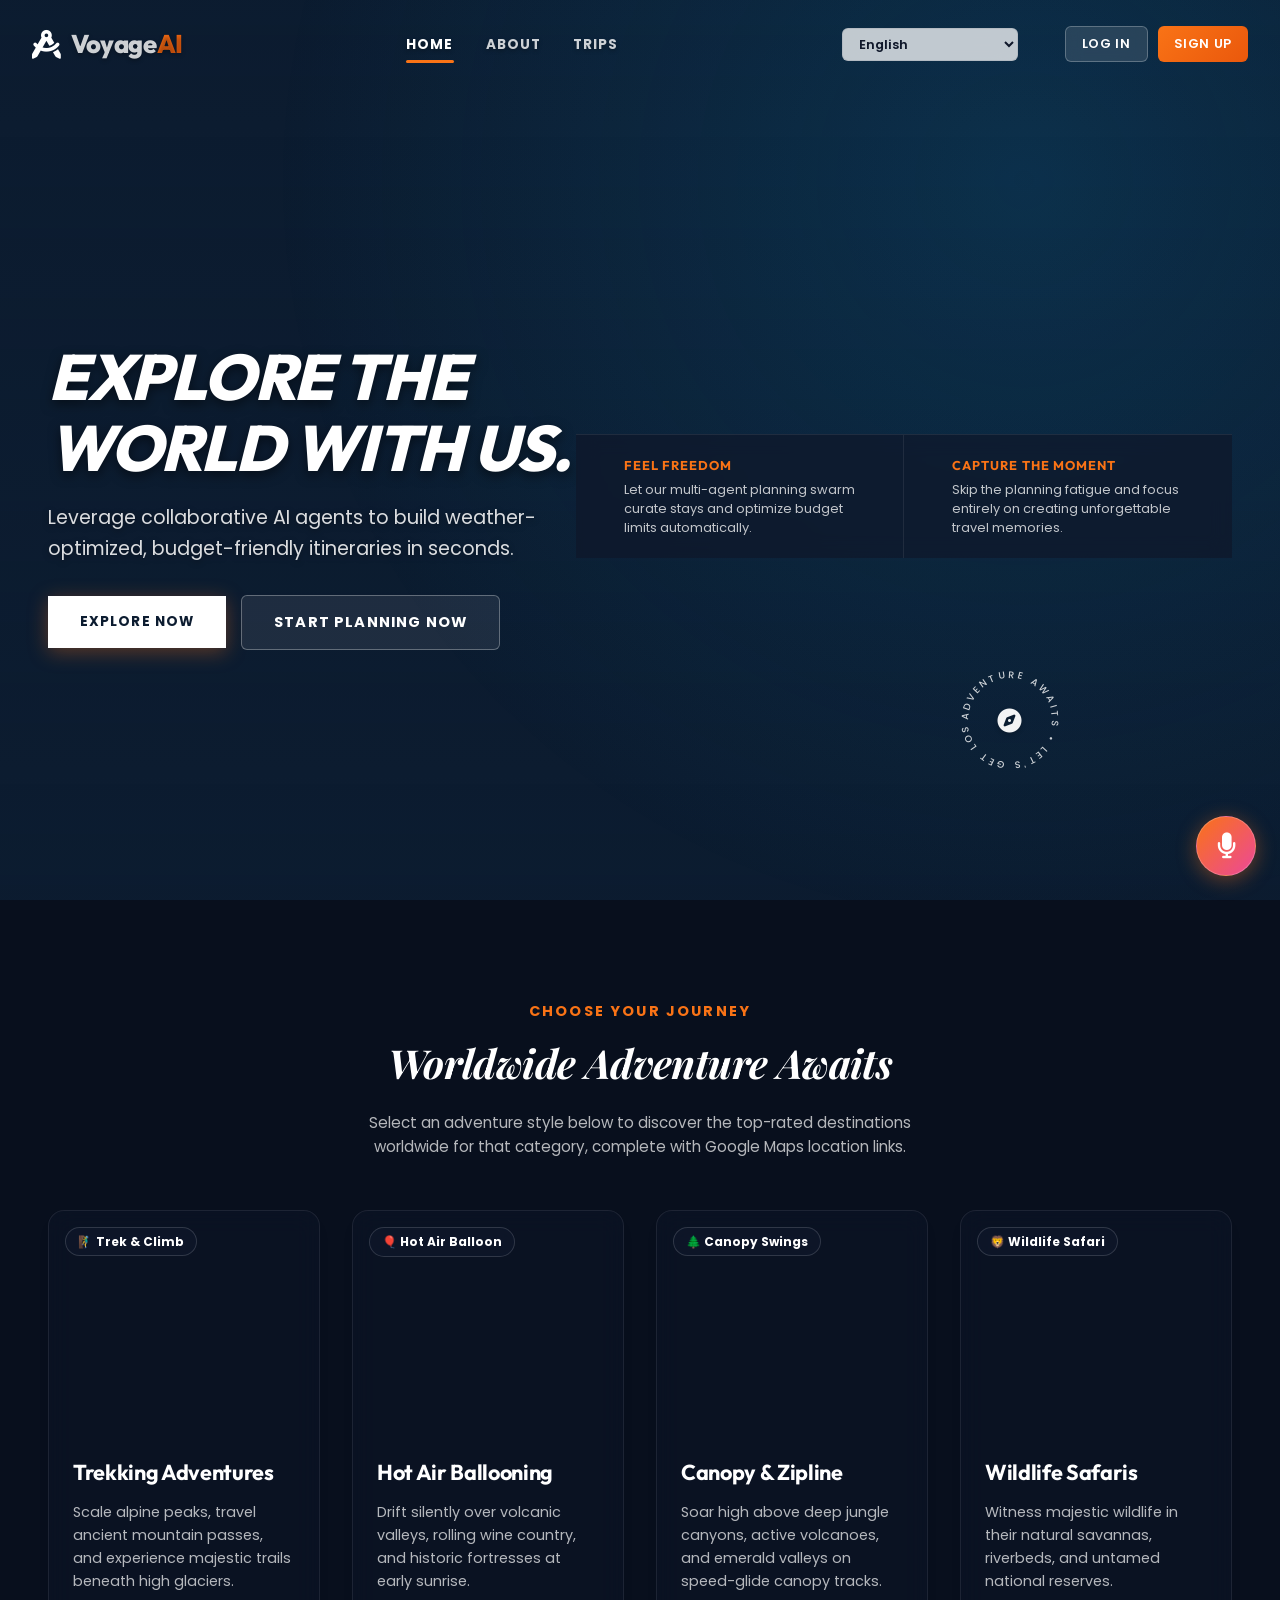
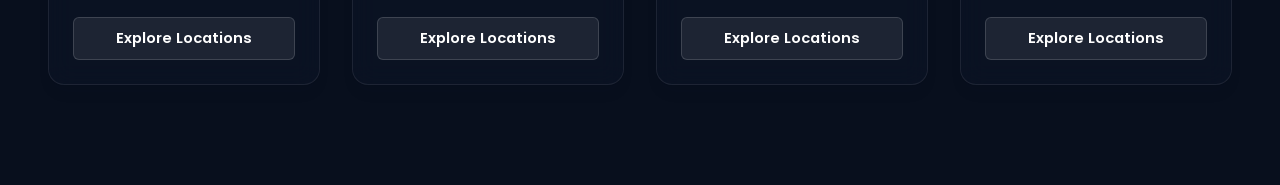
<file: frontend/index.html>
<!DOCTYPE html>
<html lang="en">
<head>
    <meta charset="UTF-8">
    <meta name="viewport" content="width=device-width, initial-scale=1.0">
    <title>VoyageAI Tours — AI Multi-Agent Travel Planner</title>
    <!-- Google Fonts -->
    <link rel="preconnect" href="https://fonts.googleapis.com">
    <link rel="preconnect" href="https://fonts.gstatic.com" crossorigin>
    <link href="https://fonts.googleapis.com/css2?family=Outfit:wght@300;400;500;600;700;800&family=Poppins:wght@300;400;500;600;700&family=Playfair+Display:ital,wght@1,400;1,700&display=swap" rel="stylesheet">
    <!-- FontAwesome for Premium Icons -->
    <link rel="stylesheet" href="https://cdnjs.cloudflare.com/ajax/libs/font-awesome/6.4.0/css/all.min.css">
    <!-- Custom CSS -->
    <link rel="stylesheet" href="style.css?v=1.0.10">
</head>
<body class="home-page">
    <!-- Background Gradient Blurs -->
    <div class="bg-blur bg-blur-1"></div>
    <div class="bg-blur bg-blur-2"></div>
    <div class="bg-blur bg-blur-3"></div>

    <!-- Main Container -->
    <div class="app-container">
        <!-- Header -->
        <header class="app-header">
            <div class="logo" onclick="location.href='index.html'">
                <i class="fa-solid fa-compass-drafting logo-icon"></i>
                <h1>Voyage<span>AI</span></h1>
            </div>
            
            <nav class="nav-links" id="landingNav">
                <a href="index.html" class="nav-link active">HOME</a>
                <a href="about.html" class="nav-link">ABOUT</a>
                <a href="trips.html" class="nav-link">TRIPS</a>
                <a href="dashboard.html" class="nav-link" id="navDashLink" style="display: none;">DASHBOARD</a>
            </nav>

            <div class="header-actions">
                <div class="anonymous-actions" id="anonActions" style="margin-left: 20px;">
                    <button class="btn btn-secondary btn-sm" id="navLoginBtn">LOG IN</button>
                    <button class="btn btn-primary btn-sm btn-orange" id="navSignupBtn">SIGN UP</button>
                </div>
                <div class="user-profile dropdown" id="userProfile" style="display: none; margin-left: 20px;">
                    <span class="user-badge" id="navUserBadge" style="cursor: pointer;"><i class="fa-solid fa-user"></i> <span id="usernameDisplay">User</span> <i class="fa-solid fa-chevron-down" style="font-size: 0.7rem; margin-left: 4px;"></i></span>
                    <div class="dropdown-menu" id="profileDropdown">
                        <a href="dashboard.html" class="dropdown-item"><i class="fa-solid fa-table-columns"></i> Dashboard</a>
                        <a href="trips.html" class="dropdown-item"><i class="fa-solid fa-suitcase-rolling"></i> My Trips</a>
                        <div style="border-top: 1px solid rgba(255, 255, 255, 0.08);"></div>
                        <button id="logoutBtn" class="dropdown-item logout-item"><i class="fa-solid fa-right-from-bracket"></i> Log Out</button>
                    </div>
                </div>
            </div>
        </header>

        <!-- Main Content -->
        <main class="app-main">
            <!-- ================= HOME LANDING PAGE (Reference 2) ================= -->
            <section id="landingSection" class="landing-view" style="width: 100%;">
                <!-- Hero Section Banner -->
                <div class="hero-banner">
                    <!-- Single Main Page Premium Backdrop -->
                    <div class="hero-single-backdrop" style="background-image: linear-gradient(rgba(12, 28, 48, 0.45) 0%, rgba(12, 28, 48, 0.8) 100%), url('https://images.unsplash.com/photo-1464822759023-fed622ff2c3b?auto=format&fit=crop&w=1600&q=80'); background-size: cover; background-position: center; position: absolute; top:0; left:0; width:100%; height:100%; z-index:0;">
                        <video autoplay muted loop playsinline class="hero-bg-video" style="object-fit: cover; width:100%; height:100%; position:absolute; top:0; left:0; opacity:0.65; mix-blend-mode: overlay; pointer-events: none;">
                            <source src="https://assets.mixkit.co/videos/preview/mixkit-flying-over-a-dense-green-forest-41604-large.mp4" type="video/mp4">
                        </video>
                    </div>
                    <div class="hero-scenery-overlay" style="z-index: 1;"></div>
                    
                    <div class="hero-left-col" style="z-index: 2;">
                        <h2 id="heroTitle" class="playfair-title" style="font-size: 4rem; line-height: 1.1; margin-bottom: 20px;">Let's<br>Get Lost.</h2>
                        <p class="hero-tagline" id="heroSubtitle" style="font-size: 1.2rem; max-width: 500px; line-height: 1.6; margin-bottom: 30px;">Curated travel experiences for the wild at heart, powered by collaborative AI swarm networks.</p>
                        <div class="hero-cta-row" style="display: flex; gap: 15px; margin-top: 10px; flex-wrap: wrap;">
                            <button class="btn btn-primary btn-orange" id="heroExploreBtn" onclick="location.href='trips.html'" style="padding: 16px 32px; font-weight: 700; letter-spacing: 0.08em; box-shadow: 0 4px 20px rgba(249, 115, 22, 0.35);">EXPLORE FEATURED TRIPS</button>
                            <button class="btn btn-secondary" onclick="startPlanning()" style="padding: 16px 32px; font-weight: 700; letter-spacing: 0.08em; background: rgba(255,255,255,0.08); border: 1px solid rgba(255,255,255,0.3); color: #fff;">START PLANNING NOW</button>
                        </div>
                    </div>

                    <!-- Rotating Badge Stamp (Premium Branding Element) -->
                    <div class="hero-badge-stamp" style="z-index: 2;">
                        <svg viewBox="0 0 100 100" width="110" height="110">
                            <path id="circlePath" d="M 50, 50 m -35, 0 a 35,35 0 1,1 70,0 a 35,35 0 1,1 -70,0" fill="none"></path>
                            <text>
                                <textPath href="#circlePath" startOffset="0%" fill="rgba(255, 255, 255, 0.8)">
                                    ADVENTURE AWAITS • LET'S GET LOST • 
                                </textPath>
                            </text>
                        </svg>
                        <i class="fa-solid fa-compass stamp-icon"></i>
                    </div>

                    <!-- Bottom descriptive callouts overlay -->
                    <div class="hero-bottom-overlay" style="z-index: 2;">
                        <div class="overlay-col">
                            <h4>FEEL FREEDOM</h4>
                            <p>Let our multi-agent planning swarm curate stays and optimize budget limits automatically.</p>
                        </div>
                        <div class="overlay-col">
                            <h4>CAPTURE THE MOMENT</h4>
                            <p>Skip the planning fatigue and focus entirely on creating unforgettable travel memories.</p>
                        </div>
                    </div>
                </div>
            </section>

            <!-- ================= ADVENTURES SECTION ================= -->
            <section class="landing-adventures">
                <div class="section-title-wrapper" style="margin-bottom: 50px; text-align: center;">
                    <span class="section-subtitle" id="chooseJourneySubtitle" style="display: block; font-size: 0.9rem; letter-spacing: 0.15em; color: #f97316; font-weight: 700; margin-bottom: 8px;">CHOOSE YOUR JOURNEY</span>
                    <h3 class="playfair-title" id="adventureAwaitsTitle" style="font-size: 2.5rem; color: #fff; margin-bottom: 16px;">Worldwide Adventure Awaits</h3>
                    <p id="adventureDesc" style="color: rgba(255,255,255,0.7); max-width: 600px; margin: 0 auto; line-height: 1.6;">Select an adventure style below to discover the top-rated destinations worldwide for that category, complete with Google Maps location links.</p>
                </div>

                <div class="adventures-grid">
                    <!-- 1. Trekking -->
                    <div class="adventure-card glass-panel reveal-on-scroll">
                        <div class="adventure-img-box">
                            <div class="adventure-img" style="background-image: url('https://images.unsplash.com/photo-1551632811-561732d1e306?auto=format&fit=crop&w=600&q=80');"></div>
                            <span class="adventure-tag" id="tagTrek">🧗‍♂️ Trek & Climb</span>
                        </div>
                        <div class="adventure-info">
                            <h4 id="titleTrek">Trekking Adventures</h4>
                            <p id="descTrek">Scale alpine peaks, travel ancient mountain passes, and experience majestic trails beneath high glaciers.</p>
                            <button class="btn btn-secondary btn-block" id="btnTrek" onclick="window.showAdventureLocations('trekking')">Explore Locations</button>
                        </div>
                    </div>

                    <!-- 2. Ballooning -->
                    <div class="adventure-card glass-panel reveal-on-scroll">
                        <div class="adventure-img-box">
                            <div class="adventure-img" style="background-image: url('https://images.unsplash.com/photo-1507608869274-d3177c8bb4c7?auto=format&fit=crop&w=600&q=80');"></div>
                            <span class="adventure-tag" id="tagBalloon">🎈 Hot Air Balloon</span>
                        </div>
                        <div class="adventure-info">
                            <h4 id="titleBalloon">Hot Air Ballooning</h4>
                            <p id="descBalloon">Drift silently over volcanic valleys, rolling wine country, and historic fortresses at early sunrise.</p>
                            <button class="btn btn-secondary btn-block" id="btnBalloon" onclick="window.showAdventureLocations('ballooning')">Explore Locations</button>
                        </div>
                    </div>

                    <!-- 3. Canopy -->
                    <div class="adventure-card glass-panel reveal-on-scroll">
                        <div class="adventure-img-box">
                            <div class="adventure-img" style="background-image: url('https://images.unsplash.com/photo-1578894381163-e72c17f2d45f?auto=format&fit=crop&w=600&q=80');"></div>
                            <span class="adventure-tag" id="tagCanopy">🌲 Canopy Swings</span>
                        </div>
                        <div class="adventure-info">
                            <h4 id="titleCanopy">Canopy & Zipline</h4>
                            <p id="descCanopy">Soar high above deep jungle canyons, active volcanoes, and emerald valleys on speed-glide canopy tracks.</p>
                            <button class="btn btn-secondary btn-block" id="btnCanopy" onclick="window.showAdventureLocations('canopy')">Explore Locations</button>
                        </div>
                    </div>

                    <!-- 4. Safari -->
                    <div class="adventure-card glass-panel reveal-on-scroll">
                        <div class="adventure-img-box">
                            <div class="adventure-img" style="background-image: url('https://images.unsplash.com/photo-1547471080-7cc2caa01a7e?auto=format&fit=crop&w=600&q=80');"></div>
                            <span class="adventure-tag" id="tagSafari">🦁 Wildlife Safari</span>
                        </div>
                        <div class="adventure-info">
                            <h4 id="titleSafari">Wildlife Safaris</h4>
                            <p id="descSafari">Witness majestic wildlife in their natural savannas, riverbeds, and untamed national reserves.</p>
                            <button class="btn btn-secondary btn-block" id="btnSafari" onclick="window.showAdventureLocations('safari')">Explore Locations</button>
                        </div>
                    </div>
                </div>
            </section>
        </main>

        <!-- Auth Modal Wrapper (Reference 1) -->
        <div id="authModal" class="modal-overlay" style="display: none;">
            <div class="modal-card-wrapper">
                <button id="closeAuthModalBtn" class="close-modal-btn"><i class="fa-solid fa-xmark"></i></button>
                
                <section id="authSection" class="auth-container">
                    <!-- Left quote showcase panel -->
                    <div class="auth-showcase">
                        <div class="showcase-content">
                            <h2>VoyageAI - Every Great Journey Starts Here</h2>
                            <p class="showcase-quote">"Travel is the only purchase that enriches you in ways beyond material wealth."</p>
                        </div>
                        <div class="cloud-decoration cloud-1"></div>
                        <div class="cloud-decoration cloud-2"></div>
                    </div>

                    <!-- Right Form Panel -->
                    <div class="auth-card">
                        <div class="auth-body">
                            <!-- Login Form -->
                            <form id="loginForm" class="auth-form active-form">
                                <h2>Welcome</h2>
                                <p class="auth-subtitle">Login with Email</p>
                                
                                <div class="form-group">
                                    <label for="loginUsername">Email Id / Username</label>
                                    <div class="input-with-icon">
                                        <input type="text" id="loginUsername" required placeholder="thisuix@mail.com">
                                    </div>
                                </div>
                                
                                <div class="form-group">
                                    <label for="loginPassword">Password</label>
                                    <div class="input-with-icon">
                                        <input type="password" id="loginPassword" required placeholder="••••••••••••••">
                                        <button type="button" class="password-toggle" onclick="togglePasswordVisibility('loginPassword')">
                                            <i class="fa-regular fa-eye"></i>
                                        </button>
                                    </div>
                                </div>
                                
                                <div class="forgot-pwd-row">
                                    <a href="#" class="forgot-link">Forgot your password?</a>
                                </div>
                                
                                <button type="submit" class="btn btn-primary btn-block btn-blue">
                                    LOGIN
                                </button>
                                
                                <div class="divider-text"><span>OR</span></div>
                                
                                <!-- Social Logins -->
                                <div class="social-login-row">
                                    <button type="button" class="btn-social google" onclick="openOAuthPopup('google')"><i class="fa-brands fa-google"></i></button>
                                    <button type="button" class="btn-social facebook" onclick="openOAuthPopup('facebook')"><i class="fa-brands fa-facebook-f"></i></button>
                                    <button type="button" class="btn-social apple" onclick="openOAuthPopup('apple')"><i class="fa-brands fa-apple"></i></button>
                                </div>

                                <div class="auth-toggle-msg">
                                    Don't have account? <a href="#" id="toggleToSignup">Register Now</a>
                                </div>

                                <div class="auth-error" id="loginError"></div>
                            </form>

                            <!-- Signup Form -->
                            <form id="signupForm" class="auth-form">
                                <h2>Join Us</h2>
                                <p class="auth-subtitle">Create Account</p>
                                
                                <div class="form-group">
                                    <label for="signupUsername">Username</label>
                                    <div class="input-with-icon">
                                        <input type="text" id="signupUsername" required placeholder="Choose a username">
                                    </div>
                                </div>
                                
                                <div class="form-group">
                                    <label for="signupEmail">Email Address</label>
                                    <div class="input-with-icon">
                                        <input type="email" id="signupEmail" required placeholder="you@example.com">
                                    </div>
                                </div>
                                
                                <div class="form-group">
                                    <label for="signupPassword">Password</label>
                                    <div class="input-with-icon">
                                        <input type="password" id="signupPassword" required placeholder="Create strong password">
                                        <button type="button" class="password-toggle" onclick="togglePasswordVisibility('signupPassword')">
                                            <i class="fa-regular fa-eye"></i>
                                        </button>
                                    </div>
                                </div>
                                
                                <button type="submit" class="btn btn-primary btn-block btn-blue">
                                    REGISTER
                                </button>
                                
                                <div class="auth-toggle-msg">
                                    Already have an account? <a href="#" id="toggleToLogin">Login Now</a>
                                </div>
                                <div class="auth-error" id="signupError"></div>
                                <div class="auth-success" id="signupSuccess"></div>
                            </form>
                        </div>
                        
                        <!-- Landmarks Silhouette Art at bottom -->
                        <div class="landmarks-silhouette">
                            <svg viewBox="0 0 400 60" preserveAspectRatio="none">
                                <path d="M 0 60 L 0 45 L 5 45 L 5 40 L 10 35 L 10 25 L 12 25 L 12 15 L 14 15 L 14 5 L 16 5 L 16 15 L 18 15 L 18 25 L 20 25 L 20 35 L 25 40 L 25 45 L 30 45 L 30 60 M 35 60 L 35 48 L 45 48 L 45 35 L 48 35 L 48 20 L 52 20 L 52 35 L 55 35 L 55 48 L 65 48 L 65 60 M 70 60 L 70 50 L 78 50 L 78 40 L 74 40 L 74 15 L 82 15 L 82 40 L 78 40 L 78 50 L 86 50 L 86 60 M 90 60 L 92 60 L 92 35 L 94 35 L 94 30 L 98 25 L 98 15 L 100 12 L 102 12 L 104 15 L 104 25 L 108 30 L 108 35 L 110 35 L 110 60 M 115 60 L 115 30 L 125 30 L 125 10 L 135 10 L 135 30 L 145 30 L 145 60 M 150 60 L 150 50 L 155 45 L 155 30 L 160 30 L 160 20 L 165 20 L 165 15 L 170 15 L 170 20 L 175 20 L 175 30 L 180 30 L 180 45 L 185 50 L 185 60" stroke="#0ea5e9" stroke-width="1.5" fill="none" opacity="0.3"></path>
                            </svg>
                        </div>
                    </div>
                </section>
            </div>
        </div>
        <!-- Adventure Locations Modal -->
        <div id="adventureLocationsModal" class="modal-overlay" style="display: none; z-index: 1000;">
            <div class="modal-card-wrapper adventure-modal-card">
                <button id="closeAdventureModalBtn" class="close-modal-btn"><i class="fa-solid fa-xmark"></i></button>
                <div class="adventure-modal-body">
                    <h3 id="adventureModalTitle" class="playfair-title" style="font-size: 1.8rem; margin-bottom: 8px; color: #fff;">Top Adventure Locations</h3>
                    <p class="adventure-modal-intro">Explore top-rated spots around the world where you can experience this adventure, with maps and details.</p>
                    <div class="adventure-locations-list" id="adventureLocationsList">
                        <!-- Dynamically populated via JS -->
                    </div>
                </div>
            </div>
        </div>

    </div>

    <!-- Custom JS -->
    <script src="app.js?v=1.0.10"></script>
</body>
</html>
</file>
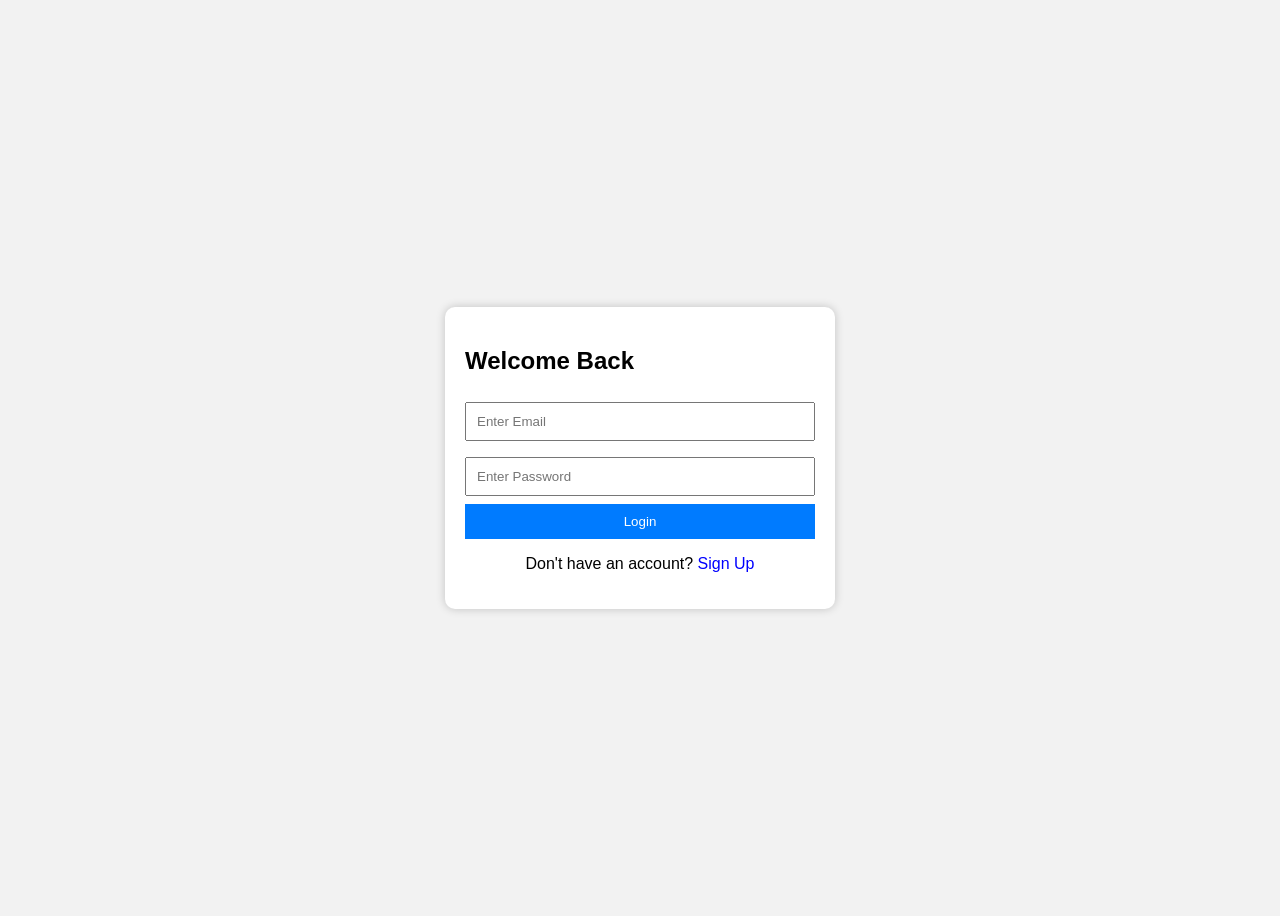
<file: travel-planner/index.html>
<!DOCTYPE html>
<html>
<head>
    <title>Login & Signup</title>
    <style>
        body{
            font-family: Arial, sans-serif;
            display:flex;
            justify-content:center;
            align-items:center;
            height:100vh;
            background:#f2f2f2;
        }

        .container{
            width:350px;
            padding:20px;
            background:white;
            border-radius:10px;
            box-shadow:0 0 10px rgba(0,0,0,0.2);
        }

        input{
            width:100%;
            padding:10px;
            margin:8px 0;
            box-sizing:border-box;
        }

        button{
            width:100%;
            padding:10px;
            background:#007bff;
            color:white;
            border:none;
            cursor:pointer;
        }

        .hidden{
            display:none;
        }

        p{
            text-align:center;
        }

        a{
            cursor:pointer;
            color:blue;
        }
    </style>
</head>
<body>

<div class="container">

    <!-- Login Form -->
    <div id="loginForm">
        <h2>Welcome Back</h2>

        <input type="email" id="loginEmail" placeholder="Enter Email">
        <input type="password" id="loginPassword" placeholder="Enter Password">

        <button onclick="login()">Login</button>

        <p>Don't have an account?
            <a onclick="showSignup()">Sign Up</a>
        </p>
    </div>

    <!-- Signup Form -->
    <div id="signupForm" class="hidden">
        <h2>Create Account</h2>

        <input type="text" id="name" placeholder="Full Name">
        <input type="email" id="signupEmail" placeholder="Email">
        <input type="password" id="signupPassword" placeholder="Password">

        <button onclick="signup()">Sign Up</button>

        <p>Already have an account?
            <a onclick="showLogin()">Login</a>
        </p>
    </div>

</div>

<script>
function showSignup(){
    document.getElementById("loginForm").classList.add("hidden");
    document.getElementById("signupForm").classList.remove("hidden");
}

function showLogin(){
    document.getElementById("signupForm").classList.add("hidden");
    document.getElementById("loginForm").classList.remove("hidden");
}

function signup(){
    let email = document.getElementById("signupEmail").value;
    let password = document.getElementById("signupPassword").value;

    localStorage.setItem("email", email);
    localStorage.setItem("password", password);

    alert("Registration Successful!");
    showLogin();
}

function login(){
    let email = document.getElementById("loginEmail").value;
    let password = document.getElementById("loginPassword").value;

    let storedEmail = localStorage.getItem("email");
    let storedPassword = localStorage.getItem("password");

    if(email === storedEmail && password === storedPassword){
        window.location.href = "home.html";
    } else {
        alert("Invalid Email or Password");
    }
}
</script>

</body>
</html>
</file>
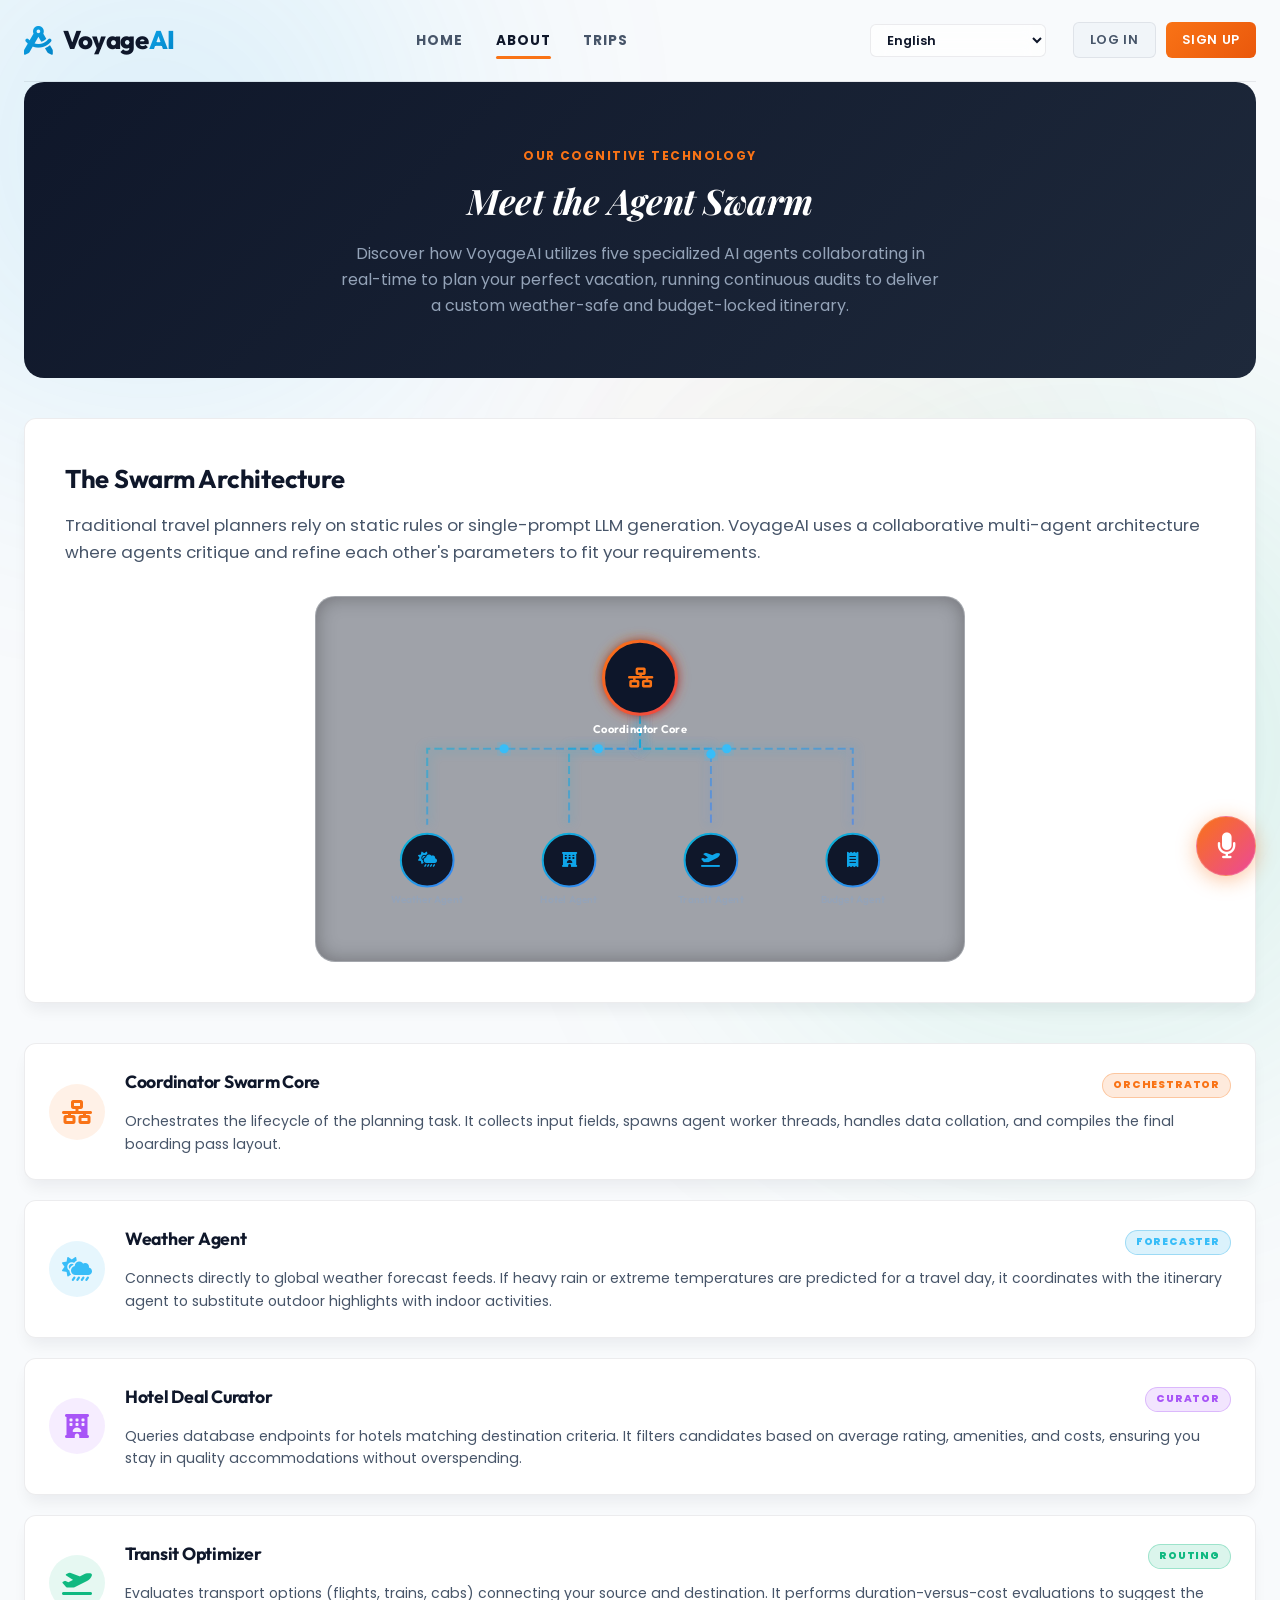
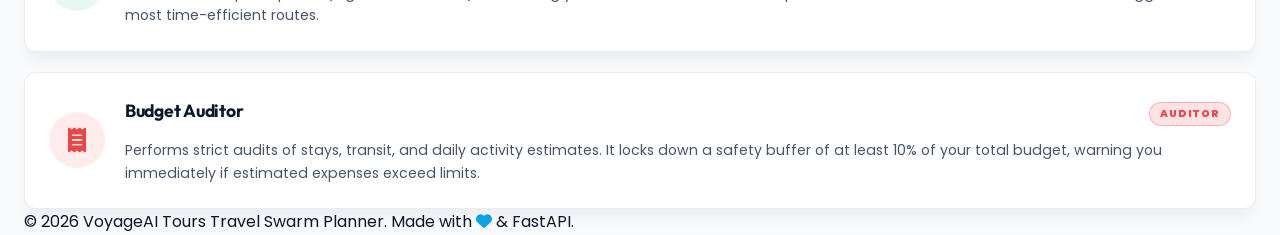
<file: frontend/about.html>
<!DOCTYPE html>
<html lang="en">
<head>
    <meta charset="UTF-8">
    <meta name="viewport" content="width=device-width, initial-scale=1.0">
    <title>About Us — VoyageAI Tours</title>
    <!-- Google Fonts -->
    <link rel="preconnect" href="https://fonts.googleapis.com">
    <link rel="preconnect" href="https://fonts.gstatic.com" crossorigin>
    <link href="https://fonts.googleapis.com/css2?family=Outfit:wght@300;400;500;600;700;800&family=Poppins:wght@300;400;500;600;700&family=Playfair+Display:ital,wght@1,400;1,700&display=swap" rel="stylesheet">
    <!-- FontAwesome for Premium Icons -->
    <link rel="stylesheet" href="https://cdnjs.cloudflare.com/ajax/libs/font-awesome/6.4.0/css/all.min.css">
    <!-- Custom CSS -->
    <link rel="stylesheet" href="style.css?v=1.0.10">
</head>
<body>
    <div class="bg-blur bg-blur-1"></div>
    <div class="bg-blur bg-blur-2"></div>
    <div class="bg-blur bg-blur-3"></div>

    <div class="app-container">
        <!-- Header -->
        <header class="app-header">
            <div class="logo" onclick="location.href='index.html'">
                <i class="fa-solid fa-compass-drafting logo-icon"></i>
                <h1>Voyage<span>AI</span></h1>
            </div>
            
            <nav class="nav-links" id="landingNav">
                <a href="index.html" class="nav-link">HOME</a>
                <a href="about.html" class="nav-link active">ABOUT</a>
                <a href="trips.html" class="nav-link">TRIPS</a>
                <a href="dashboard.html" class="nav-link" id="navDashLink" style="display: none;">DASHBOARD</a>
            </nav>

            <div class="header-actions">
                <div class="anonymous-actions" id="anonActions">
                    <button class="btn btn-secondary btn-sm" id="navLoginBtn">LOG IN</button>
                    <button class="btn btn-primary btn-sm btn-orange" id="navSignupBtn">SIGN UP</button>
                </div>
                <div class="user-profile dropdown" id="userProfile" style="display: none;">
                    <span class="user-badge" id="navUserBadge" style="cursor: pointer;"><i class="fa-solid fa-user"></i> <span id="usernameDisplay">User</span> <i class="fa-solid fa-chevron-down" style="font-size: 0.7rem; margin-left: 4px;"></i></span>
                    <div class="dropdown-menu" id="profileDropdown">
                        <a href="dashboard.html" class="dropdown-item"><i class="fa-solid fa-table-columns"></i> Dashboard</a>
                        <a href="trips.html" class="dropdown-item"><i class="fa-solid fa-suitcase-rolling"></i> My Trips</a>
                        <div style="border-top: 1px solid rgba(255, 255, 255, 0.08);"></div>
                        <button id="logoutBtn" class="dropdown-item logout-item"><i class="fa-solid fa-right-from-bracket"></i> Log Out</button>
                    </div>
                </div>
            </div>
        </header>

        <!-- Main Content -->
        <main class="app-main">
            <section class="about-page-view">
                <!-- Cover Banner -->
                <div class="about-cover-banner">
                    <div class="cover-content">
                        <span class="section-subtitle" id="aboutSubtitle">OUR COGNITIVE TECHNOLOGY</span>
                        <h2 class="playfair-title" id="aboutTitle">Meet the Agent Swarm</h2>
                        <p id="aboutDesc">Discover how VoyageAI utilizes five specialized AI agents collaborating in real-time to plan your perfect vacation, running continuous audits to deliver a custom weather-safe and budget-locked itinerary.</p>
                    </div>
                </div>

                <!-- Swarm Architecture Explanation -->
                <div class="swarm-explanation glass-panel">
                    <h3 class="section-heading" id="swarmArchTitle">The Swarm Architecture</h3>
                    <p class="explanation-lead" id="swarmArchDesc">Traditional travel planners rely on static rules or single-prompt LLM generation. VoyageAI uses a collaborative multi-agent architecture where agents critique and refine each other's parameters to fit your requirements.</p>
                    
                    <!-- SVG Swarm workflow diagram -->
                    <div class="diagram-container">
                        <div class="swarm-flow-svg-wrapper">
                            <svg class="swarm-flow-svg" viewBox="0 0 600 320" width="100%" height="100%">
                                <defs>
                                    <linearGradient id="neonCyan" x1="0%" y1="0%" x2="100%" y2="100%">
                                        <stop offset="0%" stop-color="#06b6d4" />
                                        <stop offset="100%" stop-color="#3b82f6" />
                                    </linearGradient>
                                    <linearGradient id="neonOrange" x1="0%" y1="0%" x2="100%" y2="100%">
                                        <stop offset="0%" stop-color="#f97316" />
                                        <stop offset="100%" stop-color="#ef4444" />
                                    </linearGradient>
                                    <filter id="glow" x="-20%" y="-20%" width="140%" height="140%">
                                        <feGaussianBlur stdDeviation="6" result="blur" />
                                        <feComposite in="SourceGraphic" in2="blur" operator="over" />
                                    </filter>
                                </defs>

                                <!-- Connector Lines with glowing animations -->
                                <path d="M 300 85 L 300 130 L 90 130 L 90 205" fill="none" stroke="url(#neonCyan)" stroke-width="2" filter="url(#glow)" opacity="0.6" class="flow-path-line"></path>
                                <path d="M 300 85 L 300 130 L 230 130 L 230 205" fill="none" stroke="url(#neonCyan)" stroke-width="2" filter="url(#glow)" opacity="0.6" class="flow-path-line"></path>
                                <path d="M 300 85 L 300 130 L 370 130 L 370 205" fill="none" stroke="url(#neonCyan)" stroke-width="2" filter="url(#glow)" opacity="0.6" class="flow-path-line"></path>
                                <path d="M 300 85 L 300 130 L 510 130 L 510 205" fill="none" stroke="url(#neonCyan)" stroke-width="2" filter="url(#glow)" opacity="0.6" class="flow-path-line"></path>

                                <!-- Pulsing data packets traveling down the paths -->
                                <circle r="4.5" fill="#38bdf8" filter="url(#glow)">
                                    <animateMotion dur="3.5s" repeatCount="indefinite" path="M 300 85 L 300 130 L 90 130 L 90 205" />
                                </circle>
                                <circle r="4.5" fill="#38bdf8" filter="url(#glow)">
                                    <animateMotion dur="4.2s" repeatCount="indefinite" path="M 300 85 L 300 130 L 230 130 L 230 205" />
                                </circle>
                                <circle r="4.5" fill="#38bdf8" filter="url(#glow)">
                                    <animateMotion dur="3s" repeatCount="indefinite" path="M 300 85 L 300 130 L 370 130 L 370 205" />
                                </circle>
                                <circle r="4.5" fill="#38bdf8" filter="url(#glow)">
                                    <animateMotion dur="4.8s" repeatCount="indefinite" path="M 300 85 L 300 130 L 510 130 L 510 205" />
                                </circle>

                                <!-- Central Coordinator Node -->
                                <g transform="translate(300, 60)">
                                    <circle r="36" fill="#0f172a" stroke="url(#neonOrange)" stroke-width="3" filter="url(#glow)"></circle>
                                    <!-- FontAwesome network-wired (f6ff) -->
                                    <text font-family="&quot;Font Awesome 6 Free&quot;" font-weight="900" font-size="20" fill="#f97316" text-anchor="middle" dy="7">&#xf6ff;</text>
                                    <text y="54" class="node-label" id="nodeCoordinator" fill="#fff" font-size="11" font-weight="700" text-anchor="middle">Coordinator Core</text>
                                </g>

                                <!-- Worker Nodes -->
                                <!-- Weather Node -->
                                <g transform="translate(90, 240)">
                                    <circle r="26" fill="#0f172a" stroke="url(#neonCyan)" stroke-width="2"></circle>
                                    <!-- FontAwesome cloud-sun-rain (f743) -->
                                    <text font-family="&quot;Font Awesome 6 Free&quot;" font-weight="900" font-size="15" fill="#0ea5e9" text-anchor="middle" dy="5">&#xf743;</text>
                                    <text y="42" class="node-label" id="nodeWeather" fill="#94a3b8" font-size="10" font-weight="600" text-anchor="middle">Weather Agent</text>
                                </g>

                                <!-- Hotel Node -->
                                <g transform="translate(230, 240)">
                                    <circle r="26" fill="#0f172a" stroke="url(#neonCyan)" stroke-width="2"></circle>
                                    <!-- FontAwesome hotel (f594) -->
                                    <text font-family="&quot;Font Awesome 6 Free&quot;" font-weight="900" font-size="15" fill="#0ea5e9" text-anchor="middle" dy="5">&#xf594;</text>
                                    <text y="42" class="node-label" id="nodeHotel" fill="#94a3b8" font-size="10" font-weight="600" text-anchor="middle">Hotel Agent</text>
                                </g>

                                <!-- Transit Node -->
                                <g transform="translate(370, 240)">
                                    <circle r="26" fill="#0f172a" stroke="url(#neonCyan)" stroke-width="2"></circle>
                                    <!-- FontAwesome plane-departure (f5b0) -->
                                    <text font-family="&quot;Font Awesome 6 Free&quot;" font-weight="900" font-size="15" fill="#0ea5e9" text-anchor="middle" dy="5">&#xf5b0;</text>
                                    <text y="42" class="node-label" id="nodeTransit" fill="#94a3b8" font-size="10" font-weight="600" text-anchor="middle">Transit Agent</text>
                                </g>

                                <!-- Budget Node -->
                                <g transform="translate(510, 240)">
                                    <circle r="26" fill="#0f172a" stroke="url(#neonCyan)" stroke-width="2"></circle>
                                    <!-- FontAwesome receipt (f543) -->
                                    <text font-family="&quot;Font Awesome 6 Free&quot;" font-weight="900" font-size="15" fill="#0ea5e9" text-anchor="middle" dy="5">&#xf543;</text>
                                    <text y="42" class="node-label" id="nodeBudget" fill="#94a3b8" font-size="10" font-weight="600" text-anchor="middle">Budget Agent</text>
                                </g>
                            </svg>
                        </div>
                    </div>
                </div>

                <!-- Agent Detailed cards -->
                <div class="agents-detail-grid">
                    <div class="detail-agent-card glass-panel">
                        <div class="agent-avatar swarm-core-avatar"><i class="fa-solid fa-network-wired"></i></div>
                        <div class="agent-info">
                            <div class="agent-card-header">
                                <h4 id="cardTitleCoordinator">Coordinator Swarm Core</h4>
                                <span class="role-badge role-orchestrator" id="roleOrchestrator">Orchestrator</span>
                            </div>
                            <p id="cardDescCoordinator">Orchestrates the lifecycle of the planning task. It collects input fields, spawns agent worker threads, handles data collation, and compiles the final boarding pass plan layout.</p>
                        </div>
                    </div>
                    
                    <div class="detail-agent-card glass-panel">
                        <div class="agent-avatar weather-avatar"><i class="fa-solid fa-cloud-sun-rain"></i></div>
                        <div class="agent-info">
                            <div class="agent-card-header">
                                <h4 id="cardTitleWeather">Weather Agent</h4>
                                <span class="role-badge role-forecaster" id="roleForecaster">Forecaster</span>
                            </div>
                            <p id="cardDescWeather">Connects directly to global weather forecast feeds. If heavy rain or extreme temperatures are predicted for a travel day, it coordinates with the itinerary agent to substitute outdoor highlights with indoor activities.</p>
                        </div>
                    </div>

                    <div class="detail-agent-card glass-panel">
                        <div class="agent-avatar hotel-avatar"><i class="fa-solid fa-hotel"></i></div>
                        <div class="agent-info">
                            <div class="agent-card-header">
                                <h4 id="cardTitleHotel">Hotel Deal Curator</h4>
                                <span class="role-badge role-curator" id="roleCurator">Curator</span>
                            </div>
                            <p id="cardDescHotel">Queries database endpoints for hotels matching destination criteria. It filters candidates based on average rating, amenities, and costs, ensuring you stay in quality accommodations without overspending.</p>
                        </div>
                    </div>

                    <div class="detail-agent-card glass-panel">
                        <div class="agent-avatar transit-avatar"><i class="fa-solid fa-plane-departure"></i></div>
                        <div class="agent-info">
                            <div class="agent-card-header">
                                <h4 id="cardTitleTransit">Transit Optimizer</h4>
                                <span class="role-badge role-routing" id="roleRouting">Routing</span>
                            </div>
                            <p id="cardDescTransit">Evaluates transport options (flights, trains, cabs) connecting your source and destination. It performs duration-versus-cost evaluations to suggest the most time-efficient routes.</p>
                        </div>
                    </div>

                    <div class="detail-agent-card glass-panel">
                        <div class="agent-avatar budget-avatar"><i class="fa-solid fa-receipt"></i></div>
                        <div class="agent-info">
                            <div class="agent-card-header">
                                <h4 id="cardTitleBudget">Budget Auditor</h4>
                                <span class="role-badge role-auditor" id="roleAuditor">Auditor</span>
                            </div>
                            <p id="cardDescBudget">Performs strict audits of stays, transit, and daily activity estimates. It locks down a safety buffer of at least 10% of your total budget, warning you immediately if estimated expenses exceed limits.</p>
                        </div>
                    </div>
                </div>
            </section>
        </main>

        <!-- Auth Modal Wrapper -->
        <div id="authModal" class="modal-overlay" style="display: none;">
            <!-- Modal elements will load dynamically here -->
        </div>

        <!-- Footer -->
        <footer class="app-footer">
            <p id="footerText">&copy; 2026 VoyageAI Tours Travel Swarm Planner. Made with <i class="fa-solid fa-heart text-accent"></i> & FastAPI.</p>
        </footer>
    </div>

    <!-- Custom JS -->
    <script src="app.js?v=1.0.10"></script>
</body>
</html>
</file>
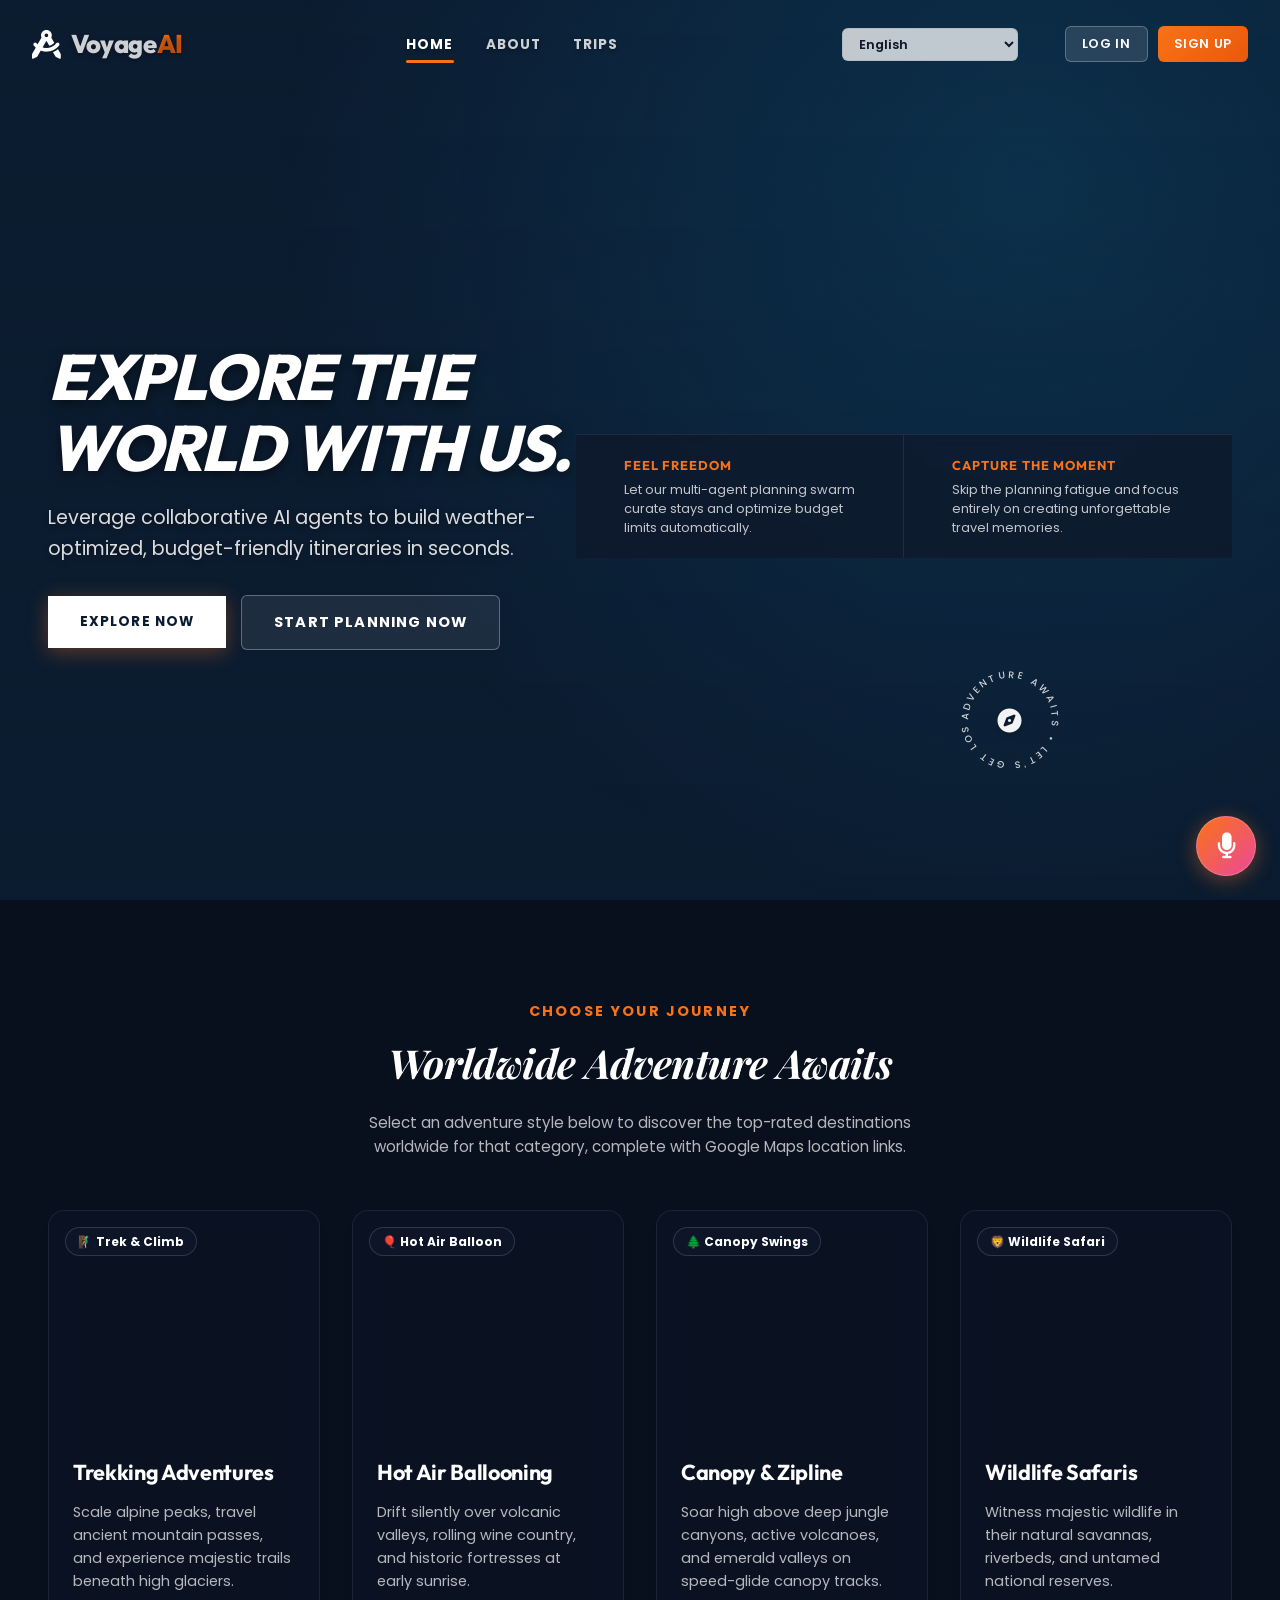
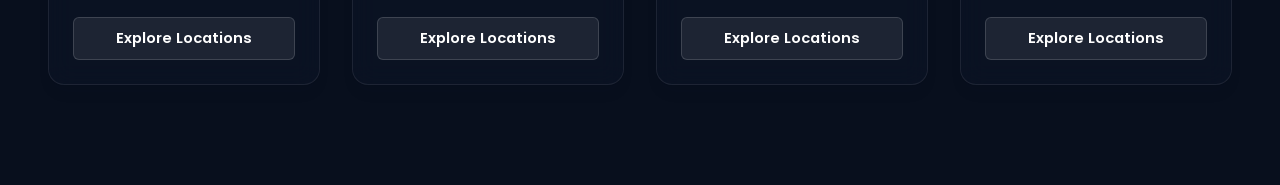
<file: frontend/dashboard.html>
<!DOCTYPE html>
<html lang="en">
<head>
    <meta charset="UTF-8">
    <meta name="viewport" content="width=device-width, initial-scale=1.0">
    <title>Travel Dashboard — VoyageAI Tours</title>
    <!-- Google Fonts -->
    <link rel="preconnect" href="https://fonts.googleapis.com">
    <link rel="preconnect" href="https://fonts.gstatic.com" crossorigin>
    <link href="https://fonts.googleapis.com/css2?family=Outfit:wght@300;400;500;600;700;800&family=Poppins:wght@300;400;500;600;700&display=swap" rel="stylesheet">
    <!-- FontAwesome for Premium Icons -->
    <link rel="stylesheet" href="https://cdnjs.cloudflare.com/ajax/libs/font-awesome/6.4.0/css/all.min.css">
    <!-- Custom CSS -->
    <link rel="stylesheet" href="style.css?v=1.0.10">
    <script>
        if (!localStorage.getItem("token")) {
            location.href = "index.html";
        }
    </script>
</head>
<body>
    <!-- Background Gradient Blurs -->
    <div class="bg-blur bg-blur-1"></div>
    <div class="bg-blur bg-blur-2"></div>
    <div class="bg-blur bg-blur-3"></div>

    <!-- Main Container -->
    <div class="app-container">
        <!-- Header -->
        <header class="app-header">
            <div class="logo" onclick="location.href='index.html'">
                <i class="fa-solid fa-compass-drafting logo-icon"></i>
                <h1>Voyage<span>AI</span></h1>
            </div>
            
            <nav class="nav-links" id="landingNav">
                <a href="index.html" class="nav-link">HOME</a>
                <a href="about.html" class="nav-link">ABOUT</a>
                <a href="trips.html" class="nav-link">TRIPS</a>
                <a href="dashboard.html" class="nav-link active" id="navDashLink">DASHBOARD</a>
            </nav>

            <div class="header-actions">
                <div class="user-profile dropdown" id="userProfile">
                    <span class="user-badge" id="navUserBadge" style="cursor: pointer;"><i class="fa-solid fa-user"></i> <span id="usernameDisplay">User</span> <i class="fa-solid fa-chevron-down" style="font-size: 0.7rem; margin-left: 4px;"></i></span>
                    <div class="dropdown-menu" id="profileDropdown">
                        <a href="dashboard.html" class="dropdown-item"><i class="fa-solid fa-table-columns"></i> Dashboard</a>
                        <a href="trips.html" class="dropdown-item"><i class="fa-solid fa-suitcase-rolling"></i> My Trips</a>
                        <div style="border-top: 1px solid rgba(255, 255, 255, 0.08);"></div>
                        <button id="logoutBtn" class="dropdown-item logout-item"><i class="fa-solid fa-right-from-bracket"></i> Log Out</button>
                    </div>
                </div>
            </div>
        </header>

        <!-- Dynamic Content Area -->
        <main class="app-main">
            <!-- ================= DASHBOARD SCREEN ================= -->
            <section id="dashboardSection" class="dashboard-view" style="width: 100%;">
                <!-- Hero Header Banner -->
                <div class="dashboard-hero glass-panel">
                    <div class="hero-content">
                        <h2>Welcome back, Explorer! ✈️</h2>
                        <p>Deploy specialized AI agents to generate custom, weather-ready itineraries that respect your budget limits.</p>
                        <button id="heroPlanBtn" class="btn btn-primary" style="margin-top: 16px;">
                            <i class="fa-solid fa-wand-magic-sparkles"></i> Plan New Journey
                        </button>
                    </div>
                    <div class="hero-stats">
                        <div class="hero-stat-card">
                            <span class="stat-num" id="statTotalTrips">0</span>
                            <span class="stat-label"><i class="fa-solid fa-map-location-dot"></i> Trips Planned</span>
                        </div>
                        <div class="hero-stat-card">
                            <span class="stat-num" id="statSpentBudget">₹0</span>
                            <span class="stat-label"><i class="fa-solid fa-receipt"></i> Budget Managed</span>
                        </div>
                    </div>
                </div>

                <div class="dashboard-header">
                    <div>
                        <h2>Your Travel Dashboard</h2>
                        <p>Manage and explore your AI-planned trips</p>
                    </div>
                    <div class="dashboard-actions">
                        <!-- Search & Filter Input -->
                        <div class="search-box">
                            <i class="fa-solid fa-magnifying-glass"></i>
                            <input type="text" id="tripSearchInput" placeholder="Filter trips by destination...">
                        </div>
                        <button id="newTripBtn" class="btn btn-primary">
                            <i class="fa-solid fa-plus"></i> Plan New Trip
                        </button>
                    </div>
                </div>

                <div class="trips-container">
                    <h3 id="recentTripsTitle">Recent Trips</h3>
                    <div id="tripsList" class="trips-grid">
                        <!-- Dynamic Trip Cards will load here -->
                    </div>
                    <!-- Empty State -->
                    <div id="emptyState" class="empty-state glass-panel" style="display: none;">
                        <i class="fa-solid fa-compass empty-icon"></i>
                        <h4>No trips planned yet</h4>
                        <p>Create your first multi-agent travel plan in seconds.</p>
                        <button id="emptyStateBtn" class="btn btn-primary">Start Planning</button>
                    </div>
                </div>
            </section>

            <!-- ================= TRIP WIZARD FORM ================= -->
            <section id="wizardSection" class="wizard-view glass-panel" style="display: none; width: 100%;">
                <div class="wizard-header">
                    <button id="backToDashboardBtn" class="btn-back"><i class="fa-solid fa-arrow-left"></i> Back to Dashboard</button>
                    <div class="wizard-hero-branding">
                        <span class="wizard-subtitle-pill">Travel More, Worry Less.</span>
                        <h2 class="wizard-main-title">Explore the World, One Journey at a Time</h2>
                        <p class="wizard-lead-desc">Set your destination, choose dates, and deploy AI agent swarms to curate weather-optimized, budget-friendly itineraries.</p>
                    </div>
                </div>

                <!-- Stepper Node Indicator -->
                <div class="wizard-stepper">
                    <div class="step-progress-line">
                        <div class="step-progress-fill" id="wizardProgressFill"></div>
                    </div>
                    <div class="step-node active" data-step="1">
                        <div class="step-number">1</div>
                        <div class="step-text">Route & Dates</div>
                    </div>
                    <div class="step-node" data-step="2">
                        <div class="step-number">2</div>
                        <div class="step-text">Budget & Vibe</div>
                    </div>
                    <div class="step-node" data-step="3">
                        <div class="step-number">3</div>
                        <div class="step-text">Custom Notes</div>
                    </div>
                </div>

                <form id="tripForm" class="wizard-form">
                    <!-- STEP 1: ROUTE & DATES -->
                    <div class="wizard-step active-step" data-step="1">
                        <div class="wizard-search-bar">
                            <div class="search-col">
                                <label for="tripSource"><i class="fa-solid fa-plane-departure"></i> Source City</label>
                                <input type="text" id="tripSource" required placeholder="Where from?">
                            </div>
                            <div class="search-col">
                                <label for="tripDestination"><i class="fa-solid fa-location-dot"></i> Destination City</label>
                                <input type="text" id="tripDestination" required placeholder="Where are you going?">
                            </div>
                            <div class="search-col">
                                <label for="tripDate"><i class="fa-solid fa-calendar-days"></i> Departure Date</label>
                                <input type="date" id="tripDate" required min="2026-06-18">
                            </div>
                            <div class="search-col">
                                <label for="tripDays"><i class="fa-solid fa-clock"></i> Duration (Days)</label>
                                <input type="number" id="tripDays" required min="1" max="30" value="3">
                            </div>
                        </div>
                    </div>

                    <!-- STEP 2: BUDGET & VIBE -->
                    <div class="wizard-step" data-step="2">
                        <div class="form-group">
                            <label for="tripBudget"><i class="fa-solid fa-indian-rupee-sign"></i> Total Budget (INR / USD)</label>
                            <input type="number" id="tripBudget" required min="1000" placeholder="e.g. 30000" value="25000">
                        </div>

                        <div class="form-group">
                            <label><i class="fa-solid fa-heart"></i> Travel Vibe (Select Preferences)</label>
                            <div class="chips-container" id="preferencesChips">
                                <div class="chip" data-val="Beaches" style="background-image: url('https://images.unsplash.com/photo-1507525428034-b723cf961d3e?auto=format&fit=crop&w=400&q=80');">
                                    <i class="fa-regular fa-square unchecked-box"></i>
                                    <i class="fa-solid fa-square-check checked-box"></i>
                                    <span>🏖️ Beaches</span>
                                </div>
                                <div class="chip" data-val="Adventure" style="background-image: url('https://images.unsplash.com/photo-1533240332313-0db49b439ad3?auto=format&fit=crop&w=400&q=80');">
                                    <i class="fa-regular fa-square unchecked-box"></i>
                                    <i class="fa-solid fa-square-check checked-box"></i>
                                    <span>🧗‍♂️ Adventure</span>
                                </div>
                                <div class="chip" data-val="Culture" style="background-image: url('https://images.unsplash.com/photo-1524492412937-b28074a5d7da?auto=format&fit=crop&w=400&q=80');">
                                    <i class="fa-regular fa-square unchecked-box"></i>
                                    <i class="fa-solid fa-square-check checked-box"></i>
                                    <span>⛩️ Culture</span>
                                </div>
                                <div class="chip" data-val="Food" style="background-image: url('https://images.unsplash.com/photo-1504674900247-0877df9cc836?auto=format&fit=crop&w=400&q=80');">
                                    <i class="fa-regular fa-square unchecked-box"></i>
                                    <i class="fa-solid fa-square-check checked-box"></i>
                                    <span>🍜 Food & Dining</span>
                                </div>
                                <div class="chip" data-val="Nature" style="background-image: url('https://images.unsplash.com/photo-1441974231531-c6227db76b6e?auto=format&fit=crop&w=400&q=80');">
                                    <i class="fa-regular fa-square unchecked-box"></i>
                                    <i class="fa-solid fa-square-check checked-box"></i>
                                    <span>🌲 Nature & Wildlife</span>
                                </div>
                                <div class="chip" data-val="Shopping" style="background-image: url('https://images.unsplash.com/photo-1483985988355-763728e1935b?auto=format&fit=crop&w=400&q=80');">
                                    <i class="fa-regular fa-square unchecked-box"></i>
                                    <i class="fa-solid fa-square-check checked-box"></i>
                                    <span>🛍️ Shopping</span>
                                </div>
                                <div class="chip" data-val="Nightlife" style="background-image: url('https://images.unsplash.com/photo-1470225620780-dba8ba36b745?auto=format&fit=crop&w=400&q=80');">
                                    <i class="fa-regular fa-square unchecked-box"></i>
                                    <i class="fa-solid fa-square-check checked-box"></i>
                                    <span>🥂 Nightlife</span>
                                </div>
                                <div class="chip" data-val="Relaxation" style="background-image: url('https://images.unsplash.com/photo-1540555700478-4be289fbecef?auto=format&fit=crop&w=400&q=80');">
                                    <i class="fa-regular fa-square unchecked-box"></i>
                                    <i class="fa-solid fa-square-check checked-box"></i>
                                    <span>💆‍♂️ Relaxation</span>
                                </div>
                                <div class="chip" data-val="History" style="background-image: url('https://images.unsplash.com/photo-1564507592333-c60657eea523?auto=format&fit=crop&w=400&q=80');">
                                    <i class="fa-regular fa-square unchecked-box"></i>
                                    <i class="fa-solid fa-square-check checked-box"></i>
                                    <span>🏛️ History & Heritage</span>
                                </div>
                            </div>
                        </div>
                    </div>

                    <!-- STEP 3: SPECIAL REQUESTS -->
                    <div class="wizard-step" data-step="3">
                        <div class="form-group">
                            <label for="tripRequirements"><i class="fa-solid fa-circle-info"></i> Special Requests / Notes</label>
                            <textarea id="tripRequirements" rows="4" placeholder="e.g. Vegetarian food options, near beach resorts, child-friendly activities..."></textarea>
                        </div>
                        
                        <div class="form-group">
                            <label><i class="fa-solid fa-sliders"></i> Swarm Optimization Priority</label>
                            <div class="optimization-toggles">
                                <label class="radio-label">
                                    <input type="radio" name="swarmPriority" value="balanced" checked>
                                    <span>Balanced</span>
                                </label>
                                <label class="radio-label">
                                    <input type="radio" name="swarmPriority" value="budget">
                                    <span>Maximize Savings</span>
                                </label>
                                <label class="radio-label">
                                    <input type="radio" name="swarmPriority" value="luxury">
                                    <span>Premium Comfort</span>
                                </label>
                            </div>
                        </div>
                    </div>

                    <!-- Step Controls -->
                    <div class="wizard-actions">
                        <button type="button" class="btn btn-secondary" id="prevStepBtn" style="display: none;">
                            <i class="fa-solid fa-chevron-left"></i> Previous
                        </button>
                        <button type="button" class="btn btn-primary" id="nextStepBtn">
                            Next <i class="fa-solid fa-chevron-right"></i>
                        </button>
                        <button type="submit" class="btn btn-primary btn-lg" id="submitTripBtn" style="display: none;">
                            <i class="fa-solid fa-wand-magic-sparkles"></i> Deploy Agent Swarm
                        </button>
                    </div>
                </form>
            </section>

            <!-- ================= LOADING OVERLAY ================= -->
            <div id="loadingSection" class="loading-overlay" style="display: none; width: 100%;">
                <div class="loading-card glass-panel">
                    <div class="loading-animation-wrapper">
                        <!-- Radar Sweep Animation -->
                        <div class="radar-scanner">
                            <div class="radar-sweep"></div>
                            <div class="radar-dot dot-1"></div>
                            <div class="radar-dot dot-2"></div>
                            <div class="radar-dot dot-3"></div>
                            <i class="fa-solid fa-brain brain-pulse"></i>
                        </div>
                    </div>
                    <h3 id="loadingTitle">Deploying AI Agent Swarm...</h3>
                    <p id="loadingDescription">Contacting coordinator agent to organize the swarm threads.</p>
                    
                    <!-- Grid of Steps (sleeker presentation) -->
                    <div class="agent-steps-grid">
                        <div class="agent-step-node" id="step-coord">
                            <div class="step-icon"><i class="fa-solid fa-circle-minus"></i></div>
                            <span>Coordinator</span>
                        </div>
                        <div class="agent-step-node" id="step-dest">
                            <div class="step-icon"><i class="fa-solid fa-circle-minus"></i></div>
                            <span>Destination</span>
                        </div>
                        <div class="agent-step-node" id="step-weather">
                            <div class="step-icon"><i class="fa-solid fa-circle-minus"></i></div>
                            <span>Weather</span>
                        </div>
                        <div class="agent-step-node" id="step-hotel">
                            <div class="step-icon"><i class="fa-solid fa-circle-minus"></i></div>
                            <span>Hotels</span>
                        </div>
                        <div class="agent-step-node" id="step-transport">
                            <div class="step-icon"><i class="fa-solid fa-circle-minus"></i></div>
                            <span>Transport</span>
                        </div>
                        <div class="agent-step-node" id="step-budget">
                            <div class="step-icon"><i class="fa-solid fa-circle-minus"></i></div>
                            <span>Budget</span>
                        </div>
                        <div class="agent-step-node" id="step-llm">
                            <div class="step-icon"><i class="fa-solid fa-circle-minus"></i></div>
                            <span>LLM Expert</span>
                        </div>
                    </div>

                    <!-- Futuristic Terminal Logs -->
                    <div class="terminal-container">
                        <div class="terminal-header">
                            <span class="dot-btn red"></span>
                            <span class="dot-btn yellow"></span>
                            <span class="dot-btn green"></span>
                            <span class="terminal-title">swarm-agent-logs.sh</span>
                        </div>
                        <div class="terminal-body" id="terminalLogs">
                            <p class="log-entry system">[SYSTEM] Swarm initialization sequence started...</p>
                        </div>
                    </div>
                </div>
            </div>

            <!-- ================= TRIP DETAILS SCREEN ================= -->
            <section id="detailsSection" class="details-view" style="display: none; width: 100%;">
                <!-- boarding-pass-header is a beautiful ticket-like container -->
                <div class="details-header boarding-pass-ticket glass-panel">
                    <div class="ticket-top">
                        <button id="backToDashFromDetails" class="btn-back"><i class="fa-solid fa-arrow-left"></i> Back to Dashboard</button>
                        <span class="ticket-serial">BOARDING PASS // SWARM-PLANNER-SWARM</span>
                    </div>
                    
                    <div class="ticket-body">
                        <div class="ticket-port source-port">
                            <span class="port-code" id="detailsSourceCode">HYD</span>
                            <span class="port-name" id="detailsSourceCity">Hyderabad</span>
                        </div>
                        
                        <div class="ticket-route-line">
                            <i class="fa-solid fa-plane-departure"></i>
                            <div class="flight-dotted-line"></div>
                            <i class="fa-solid fa-plane-arrival"></i>
                        </div>
                        
                        <div class="ticket-port dest-port">
                            <span class="port-code" id="detailsDestCode">GOI</span>
                            <span class="port-name" id="detailsDestTitle">Goa</span>
                        </div>
                    </div>
                    
                    <div class="ticket-meta-grid">
                        <div class="meta-item">
                            <span class="meta-label">DETAILS SUMMARY</span>
                            <p id="detailsMetaSubtitle" class="meta-val"><i class="fa-solid fa-route"></i> From Hyderabad &bull; 3 Days &bull; Budget: ₹25,000</p>
                        </div>
                        <div class="meta-item flex-stretch">
                            <span class="meta-label">VIBE MATCH</span>
                            <div class="highlights-box" id="destinationHighlights">
                                <!-- highlights chips -->
                            </div>
                        </div>
                    </div>

                    <!-- Details Navigation Tabs -->
                    <div class="details-tabs">
                        <button class="details-tab active" data-content="placesTab">
                            <i class="fa-solid fa-map-location-dot"></i> Places to Visit
                        </button>
                        <button class="details-tab" data-content="itineraryTab">
                            <i class="fa-solid fa-calendar-day"></i> Itinerary
                        </button>
                        <button class="details-tab" data-content="staysTransportTab">
                            <i class="fa-solid fa-hotel"></i> Stays & Transport
                        </button>
                        <button class="details-tab" data-content="weatherTab">
                            <i class="fa-solid fa-cloud-sun"></i> Weather
                        </button>
                        <button class="details-tab" data-content="budgetTab">
                            <i class="fa-solid fa-chart-pie"></i> Budget & AI Tips
                        </button>
                    </div>
                </div>

                <!-- Details Content -->
                <div class="details-content-container">
                    
                    <!-- 1. ITINERARY TAB -->
                    <div id="itineraryTab" class="tab-content">
                        <div class="itinerary-controls">
                            <button id="expandAllDays" class="btn btn-secondary btn-sm"><i class="fa-solid fa-angles-down"></i> Expand All</button>
                            <button id="collapseAllDays" class="btn btn-secondary btn-sm"><i class="fa-solid fa-angles-up"></i> Collapse All</button>
                        </div>
                        <div class="itinerary-timeline" id="itineraryTimeline">
                            <!-- Dynamic Day Timelines -->
                        </div>
                    </div>

                    <!-- 2. STAYS & TRANSPORT TAB -->
                    <div id="staysTransportTab" class="tab-content">
                        <div class="split-layout">
                            <!-- Stays (Hotels) -->
                            <div class="glass-panel content-card">
                                <h3><i class="fa-solid fa-hotel"></i> Curated Stays</h3>
                                <p class="section-desc">Hotel options sorted by rating and budget constraints.</p>
                                <div class="hotel-list" id="hotelList">
                                    <!-- Dynamic Hotels -->
                                </div>
                            </div>
                            <!-- Transport Options -->
                            <div class="glass-panel content-card">
                                <h3><i class="fa-solid fa-thumbs-up"></i> Swarm Transit Choice</h3>
                                <div class="transport-card" id="recommendedTransport">
                                    <!-- Dynamic Transport Recommendation -->
                                </div>

                                <h3><i class="fa-solid fa-plane-departure"></i> Alternative Staged Flights</h3>
                                <div class="alt-transport-list" id="altTransportList">
                                </div>
                            </div>
                        </div>
                    </div>

                    <!-- 3. WEATHER TAB -->
                    <div id="weatherTab" class="tab-content" style="padding: 0;">
                        <!-- Google Weather Dark Widget Container -->
                        <div class="google-weather-widget" style="background: #111827; color: #f3f4f6; border-radius: 24px; padding: 24px; font-family: 'Outfit', 'Inter', sans-serif; border: 1px solid rgba(255,255,255,0.06); box-shadow: 0 12px 40px rgba(0,0,0,0.4);">
                            
                            <!-- Hourly Navigation Tabs Header -->
                            <div class="google-weather-nav-header" style="display: flex; justify-content: space-between; align-items: center; border-bottom: 1px solid rgba(255,255,255,0.08); padding-bottom: 12px; margin-bottom: 20px;">
                                <div style="display: flex; align-items: center; gap: 12px;">
                                    <span style="font-size: 1.15rem; font-weight: 800; color: #fff;">Hourly</span>
                                    <div style="display: flex; gap: 8px; margin-left: 8px; overflow-x: auto; max-width: 550px; padding-bottom: 2px; scrollbar-width: none;">
                                        <span class="weather-chip active-chip" style="background: #fec006; color: #111827; padding: 6px 16px; border-radius: 20px; font-size: 0.8rem; font-weight: 700; cursor: pointer; white-space: nowrap; transition: all 0.2s;">Overview</span>
                                        <span class="weather-chip" style="background: #1f2937; color: #9ca3af; padding: 6px 16px; border-radius: 20px; font-size: 0.8rem; font-weight: 600; cursor: pointer; white-space: nowrap; transition: all 0.2s;">Precipitation</span>
                                        <span class="weather-chip" style="background: #1f2937; color: #9ca3af; padding: 6px 16px; border-radius: 20px; font-size: 0.8rem; font-weight: 600; cursor: pointer; white-space: nowrap; transition: all 0.2s;">Wind</span>
                                        <span class="weather-chip" style="background: #1f2937; color: #9ca3af; padding: 6px 16px; border-radius: 20px; font-size: 0.8rem; font-weight: 600; cursor: pointer; white-space: nowrap; transition: all 0.2s;">Air Quality</span>
                                        <span class="weather-chip" style="background: #1f2937; color: #9ca3af; padding: 6px 16px; border-radius: 20px; font-size: 0.8rem; font-weight: 600; cursor: pointer; white-space: nowrap; transition: all 0.2s;">Humidity</span>
                                        <span class="weather-chip" style="background: #1f2937; color: #9ca3af; padding: 6px 16px; border-radius: 20px; font-size: 0.8rem; font-weight: 600; cursor: pointer; white-space: nowrap; transition: all 0.2s;">Cloud cover</span>
                                    </div>
                                </div>
                                <div style="display: flex; background: #1f2937; padding: 3px; border-radius: 10px; border: 1px solid rgba(255,255,255,0.04);">
                                    <button class="weather-view-btn active-view" style="background: #374151; border: none; color: #fff; padding: 6px 12px; border-radius: 7px; font-size: 0.78rem; font-weight: 700; cursor: pointer; display: flex; align-items: center; gap: 5px;">
                                        <i class="fa-solid fa-chart-line" style="color: #fec006;"></i> Chart
                                    </button>
                                    <button class="weather-view-btn" style="background: transparent; border: none; color: #9ca3af; padding: 6px 12px; border-radius: 7px; font-size: 0.78rem; font-weight: 600; cursor: pointer; display: flex; align-items: center; gap: 5px;">
                                        <i class="fa-solid fa-list"></i> List
                                    </button>
                                </div>
                            </div>

                            <!-- Horizontal scrollable Day list (Daily Forecast) -->
                            <div class="google-weather-days-container" style="overflow-x: auto; width: 100%; white-space: nowrap; padding-bottom: 12px; margin-bottom: 24px; scrollbar-width: thin;">
                                <div id="weatherForecastGrid" class="google-weather-days-row" style="display: flex; gap: 14px; min-width: max-content; padding: 6px 2px;">
                                    <!-- Dynamic weather cards style matching page2 -->
                                </div>
                            </div>

                            <!-- Overview Graph Section with Feels Like Toggle -->
                            <div class="hourly-overview-header" style="display: flex; justify-content: space-between; align-items: center; margin-bottom: 16px; padding: 0 4px;">
                                <span id="selectedDayLabel" style="font-size: 1.05rem; font-weight: 700; color: #fff;">Overview</span>
                                <div style="display: flex; align-items: center; gap: 8px;">
                                    <span style="font-size: 0.8rem; color: #9ca3af; font-weight: 600;">Feels like</span>
                                    <label class="switch" style="position: relative; display: inline-block; width: 36px; height: 20px; margin: 0;">
                                        <input type="checkbox" style="opacity: 0; width: 0; height: 0;">
                                        <span class="slider round" style="position: absolute; cursor: pointer; inset: 0; background-color: #374151; border-radius: 34px; transition: .4s;">
                                            <span style="position: absolute; height: 14px; width: 14px; left: 3px; bottom: 3px; background-color: #9ca3af; border-radius: 50%; transition: .4s;"></span>
                                        </span>
                                    </label>
                                </div>
                            </div>

                            <!-- Beautiful Integrated Sparkline Graph & Hours Row -->
                            <div class="google-hourly-trend-widget" id="hourlyWeatherCard" style="background: #1f2937; border-radius: 20px; padding: 24px; position: relative; overflow: hidden; border: 1px solid rgba(255,255,255,0.04); margin-bottom: 24px;">
                                <div class="hourly-scroll-container" style="overflow-x: auto; width: 100%; scrollbar-width: thin;">
                                    <div class="hourly-row-container" style="position: relative; height: 160px; min-width: 900px;">
                                        
                                        <!-- Top row for labels and icons -->
                                        <div id="weatherHourlyRow" style="display: flex; justify-content: space-between; width: 100%; position: absolute; top: 0; bottom: 0; z-index: 2; padding: 0 20px;">
                                            <!-- Dynamic hours structure with absolute temperature lines -->
                                        </div>

                                        <!-- Sparkline container aligned dynamically with hours -->
                                        <div class="hourly-sparkline-canvas" id="hourlySparklineCanvas" style="position: absolute; bottom: 10px; left: 0; width: 100%; height: 75px; z-index: 1;">
                                            <!-- SVG line will be rendered here dynamically -->
                                        </div>
                                    </div>
                                </div>
                            </div>

                            <!-- Swarm Action Plan (Recommendations) at the bottom -->
                            <div class="weather-swarm-panel" style="background: #1f2937; border-radius: 20px; padding: 20px; border: 1px solid rgba(255,255,255,0.04);">
                                <div style="display: flex; align-items: center; gap: 8px; margin-bottom: 14px; border-bottom: 1px solid rgba(255,255,255,0.08); padding-bottom: 10px;">
                                    <i class="fa-solid fa-wand-magic-sparkles" style="color: #fec006;"></i>
                                    <h4 style="font-size: 0.95rem; font-weight: 700; color: #fff; margin: 0;">Swarm Action Plan</h4>
                                </div>
                                <ul id="weatherSuggestionsList" style="list-style: none; padding: 0; margin: 0; display: flex; flex-direction: column; gap: 10px; font-size: 0.82rem; color: #cbd5e1;">
                                    <!-- suggestions will be loaded here -->
                                </ul>
                            </div>
                        </div>
                    </div>

                    <!-- 4. BUDGET & AI TIPS TAB -->
                    <div id="budgetTab" class="tab-content">
                        <div class="split-layout">
                            <!-- Budget Breakdown -->
                            <div class="glass-panel content-card">
                                <h3><i class="fa-solid fa-receipt"></i> Budget Analysis</h3>
                                <div class="budget-stat-row">
                                    <div class="budget-stat-box">
                                        <span class="stat-label">Total Limit</span>
                                        <span class="stat-value" id="budgetTotalVal">₹25,000</span>
                                    </div>
                                    <div class="budget-stat-box">
                                        <span class="stat-label">Estimated Spend</span>
                                        <span class="stat-value text-accent" id="budgetSpentVal">₹22,100</span>
                                    </div>
                                    <div class="budget-stat-box">
                                        <span class="stat-label">Buffer Left</span>
                                        <span class="stat-value text-success" id="budgetRemainingVal">₹2,900</span>
                                    </div>
                                </div>

                                <div class="gauge-container">
                                    <div class="circular-progress-bar">
                                        <div class="progress-ring-circle">
                                            <svg width="120" height="120">
                                                <circle cx="60" cy="60" r="50" class="ring-bg"></circle>
                                                <circle cx="60" cy="60" r="50" class="ring-fill" id="budgetRingFill"></circle>
                                            </svg>
                                            <div class="ring-text">
                                                <span id="budgetPercentVal">88%</span>
                                                <span class="ring-lbl">Spent</span>
                                            </div>
                                        </div>
                                    </div>
                                </div>

                                <div class="budget-bars-list" id="budgetBars">
                                    <!-- Dynamic bars representing spending per category -->
                                </div>

                                <div class="budget-alert" id="budgetStatusAlert">
                                    <i class="fa-solid fa-circle-check"></i> <span id="budgetStatusText">Under Budget: Optimizations completed successfully!</span>
                                </div>
                            </div>

                            <!-- AI Recommendations & Agent Feedback -->
                            <div class="glass-panel content-card">
                                <h3><i class="fa-solid fa-shield-halved"></i> Swarm Quality Scoring</h3>
                                <div class="final-rec-badge" id="finalRecommendationBadge">
                                    <div class="rec-score-ring">
                                        <span class="score-num" id="finalRecScore">8.9</span>
                                        <span class="score-label">Score</span>
                                    </div>
                                    <div class="rec-details">
                                        <h4>Swarm Selected Package</h4>
                                        <p>Accommodation: <strong id="finalRecHotel">Grand Palace Resort</strong></p>
                                        <p>Transit Mode: <strong id="finalRecTransport">Flight</strong></p>
                                    </div>
                                </div>

                                <div class="ai-tips-container">
                                    <h4><i class="fa-solid fa-comments"></i> Collaborative Agent Briefing</h4>
                                    <div class="ai-tips-list" id="aiRecommendationsList">
                                        <!-- Dynamic tips generated by Groq LLM -->
                                    </div>
                                </div>
                            </div>
                        </div>
                    </div>

                    <!-- 5. PLACES TO VISIT TAB -->
                    <div id="placesTab" class="tab-content active-content">
                        <div class="glass-panel content-card">
                            <h3><i class="fa-solid fa-map-location-dot"></i> Recommended Sights & Attractions</h3>
                            <p class="section-desc">Handpicked sight attractions matching your travel style, linked directly to navigation maps.</p>
                            <div class="places-grid-vertical" id="placesListVertical">
                                <!-- Dynamic places will load here -->
                            </div>
                        </div>
                    </div>
                </div>
            </section>
        </main>

        <!-- Footer -->
        <footer class="app-footer">
            <p>&copy; 2026 VoyageAI Tours Travel Swarm Planner. Made with <i class="fa-solid fa-heart text-accent"></i> & FastAPI.</p>
        </footer>
    </div>

    <!-- Custom JS -->
    <script src="app.js?v=1.0.12"></script>
</body>
</html>
</file>
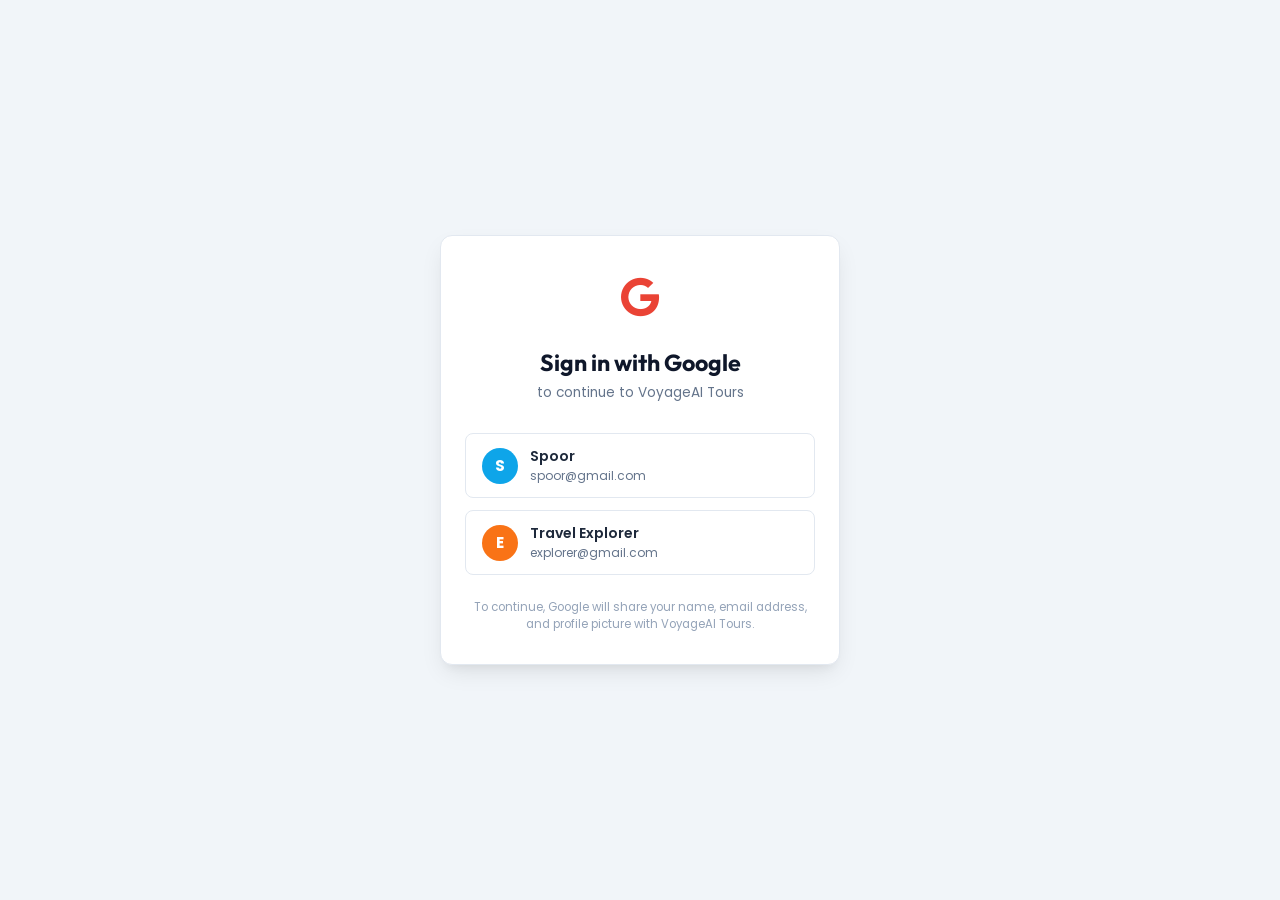
<file: frontend/oauth-mock.html>
<!DOCTYPE html>
<html lang="en">
<head>
    <meta charset="UTF-8">
    <meta name="viewport" content="width=device-width, initial-scale=1.0">
    <title>Social Authentication — VoyageAI Tours</title>
    <!-- Google Fonts -->
    <link rel="preconnect" href="https://fonts.googleapis.com">
    <link rel="preconnect" href="https://fonts.gstatic.com" crossorigin>
    <link href="https://fonts.googleapis.com/css2?family=Outfit:wght@400;500;600;700&family=Poppins:wght@400;500;600&display=swap" rel="stylesheet">
    <!-- FontAwesome -->
    <link rel="stylesheet" href="https://cdnjs.cloudflare.com/ajax/libs/font-awesome/6.4.0/css/all.min.css">
    <style>
        * { box-sizing: border-box; margin: 0; padding: 0; }
        body {
            font-family: 'Poppins', sans-serif;
            background-color: #f1f5f9;
            color: #0f172a;
            display: flex;
            align-items: center;
            justify-content: center;
            min-height: 100vh;
            padding: 16px;
        }
        .oauth-card {
            width: 100%;
            max-width: 400px;
            background: #fff;
            border-radius: 12px;
            box-shadow: 0 10px 25px -5px rgba(0, 0, 0, 0.1), 0 8px 10px -6px rgba(0,0,0,0.05);
            padding: 32px 24px;
            border: 1px solid #e2e8f0;
            text-align: center;
        }
        .provider-logo {
            font-size: 2.5rem;
            margin-bottom: 20px;
        }
        .provider-logo.google { color: #ea4335; }
        .provider-logo.facebook { color: #1877f2; }
        .provider-logo.apple { color: #000; }
        
        h2 {
            font-family: 'Outfit', sans-serif;
            font-size: 1.45rem;
            font-weight: 700;
            margin-bottom: 6px;
            color: #0f172a;
        }
        .subtitle {
            font-size: 0.85rem;
            color: #64748b;
            margin-bottom: 30px;
        }
        .account-list {
            display: flex;
            flex-direction: column;
            gap: 12px;
            text-align: left;
        }
        .account-item {
            display: flex;
            align-items: center;
            gap: 12px;
            padding: 12px 16px;
            border: 1px solid #e2e8f0;
            border-radius: 8px;
            cursor: pointer;
            transition: all 0.2s;
        }
        .account-item:hover {
            background-color: #f8fafc;
            border-color: #cbd5e1;
        }
        .avatar {
            width: 36px;
            height: 36px;
            border-radius: 50%;
            background: #0ea5e9;
            color: #fff;
            display: flex;
            align-items: center;
            justify-content: center;
            font-weight: bold;
            font-size: 0.95rem;
        }
        .avatar.exp { background: #f97316; }
        .avatar.fb { background: #1877f2; }
        .avatar.ap { background: #000; }
        
        .account-info {
            display: flex;
            flex-direction: column;
        }
        .account-name {
            font-size: 0.88rem;
            font-weight: 600;
            color: #1e293b;
        }
        .account-email {
            font-size: 0.75rem;
            color: #64748b;
        }
        .consent-text {
            font-size: 0.72rem;
            color: #94a3b8;
            margin-top: 24px;
            line-height: 1.4;
        }
        .btn-consent {
            display: block;
            width: 100%;
            padding: 12px;
            background: #1877f2;
            color: #fff;
            border: none;
            border-radius: 8px;
            font-weight: 600;
            font-size: 0.9rem;
            cursor: pointer;
            margin-top: 20px;
            transition: background 0.2s;
        }
        .btn-consent:hover { background: #166fe5; }
    </style>
</head>
<body>
    <div class="oauth-card" id="oauthCard">
        <!-- Rendered Dynamically based on Query params -->
        <div id="loading">Loading consent screen...</div>
    </div>

    <script>
        // Read provider from URL parameters
        const urlParams = new URLSearchParams(window.location.search);
        const provider = urlParams.get('provider') || 'google';
        const card = document.getElementById("oauthCard");

        // Render appropriate login visual
        if (provider === 'google') {
            card.innerHTML = `
                <div class="provider-logo google"><i class="fa-brands fa-google"></i></div>
                <h2>Sign in with Google</h2>
                <div class="subtitle">to continue to VoyageAI Tours</div>
                <div class="account-list">
                    <div class="account-item" onclick="selectAccount('spoor@gmail.com', 'Spoor')">
                        <div class="avatar">S</div>
                        <div class="account-info">
                            <span class="account-name">Spoor</span>
                            <span class="account-email">spoor@gmail.com</span>
                        </div>
                    </div>
                    <div class="account-item" onclick="selectAccount('explorer@gmail.com', 'Travel Explorer')">
                        <div class="avatar exp">E</div>
                        <div class="account-info">
                            <span class="account-name">Travel Explorer</span>
                            <span class="account-email">explorer@gmail.com</span>
                        </div>
                    </div>
                </div>
                <p class="consent-text">To continue, Google will share your name, email address, and profile picture with VoyageAI Tours.</p>
            `;
        } else if (provider === 'facebook') {
            card.innerHTML = `
                <div class="provider-logo facebook"><i class="fa-brands fa-facebook-f"></i></div>
                <h2>Log in with Facebook</h2>
                <div class="subtitle">VoyageAI Tours is requesting access to your public profile.</div>
                <button class="btn-consent" onclick="selectAccount('fb_spoor@facebook.com', 'Spoor Facebook')">
                    Continue as Spoor
                </button>
                <p class="consent-text" style="margin-top: 15px;">By continuing, VoyageAI Tours will receive your name, email, and public avatar.</p>
            `;
        } else {
            card.innerHTML = `
                <div class="provider-logo apple"><i class="fa-brands fa-apple"></i></div>
                <h2>Sign in with Apple ID</h2>
                <div class="subtitle">Use your Apple ID to sign in to VoyageAI Tours.</div>
                <button class="btn-consent" style="background: #000;" onclick="selectAccount('apple_spoor@apple.com', 'Spoor Apple')">
                    Continue with Apple ID
                </button>
                <p class="consent-text" style="margin-top: 15px;">Apple ID authentication secures your sessions with biometric validation.</p>
            `;
        }

        // Return chosen credentials to parent window
        function selectAccount(email, name) {
            if (window.opener) {
                window.opener.postMessage({
                    type: 'oauth-success',
                    provider: provider,
                    email: email,
                    name: name
                }, window.location.origin);
                window.close();
            } else {
                alert("Auth Window: Parent handler not connected. Mock login succeeded!");
            }
        }
    </script>
</body>
</html>
</file>
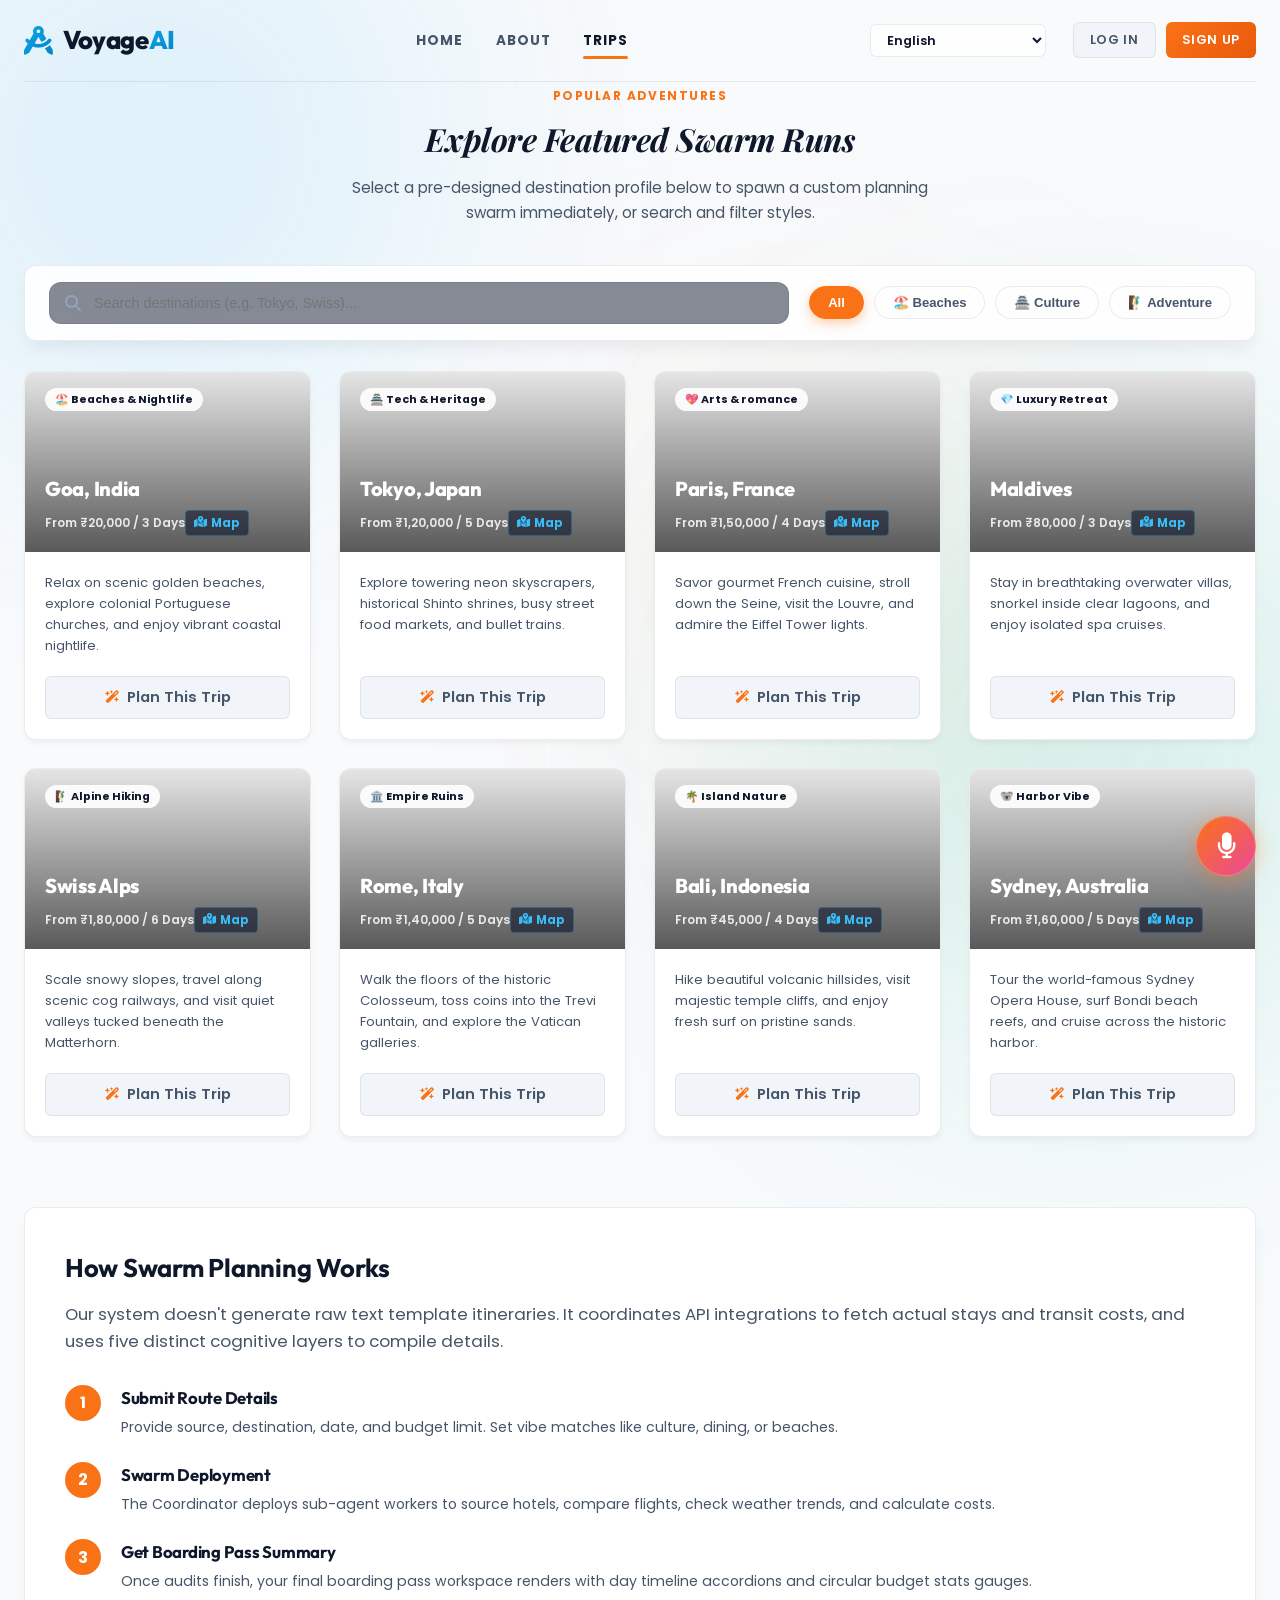
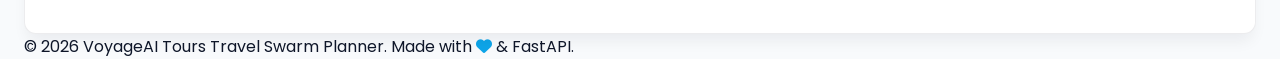
<file: frontend/trips.html>
<!DOCTYPE html>
<html lang="en">
<head>
    <meta charset="UTF-8">
    <meta name="viewport" content="width=device-width, initial-scale=1.0">
    <title>Famous Trips — VoyageAI Tours</title>
    <!-- Google Fonts -->
    <link rel="preconnect" href="https://fonts.googleapis.com">
    <link rel="preconnect" href="https://fonts.gstatic.com" crossorigin>
    <link href="https://fonts.googleapis.com/css2?family=Outfit:wght@300;400;500;600;700;800&family=Poppins:wght@300;400;500;600;700&family=Playfair+Display:ital,wght@1,400;1,700&display=swap" rel="stylesheet">
    <!-- FontAwesome for Premium Icons -->
    <link rel="stylesheet" href="https://cdnjs.cloudflare.com/ajax/libs/font-awesome/6.4.0/css/all.min.css">
    <!-- Custom CSS -->
    <link rel="stylesheet" href="style.css?v=1.0.10">
</head>
<body>
    <div class="bg-blur bg-blur-1"></div>
    <div class="bg-blur bg-blur-2"></div>
    <div class="bg-blur bg-blur-3"></div>

    <div class="app-container">
        <!-- Header -->
        <header class="app-header">
            <div class="logo" onclick="location.href='index.html'">
                <i class="fa-solid fa-compass-drafting logo-icon"></i>
                <h1>Voyage<span>AI</span></h1>
            </div>
            
            <nav class="nav-links" id="landingNav">
                <a href="index.html" class="nav-link">HOME</a>
                <a href="about.html" class="nav-link">ABOUT</a>
                <a href="trips.html" class="nav-link active">TRIPS</a>
                <a href="dashboard.html" class="nav-link" id="navDashLink" style="display: none;">DASHBOARD</a>
            </nav>

            <div class="header-actions">
                <div class="anonymous-actions" id="anonActions">
                    <button class="btn btn-secondary btn-sm" id="navLoginBtn">LOG IN</button>
                    <button class="btn btn-primary btn-sm btn-orange" id="navSignupBtn">SIGN UP</button>
                </div>
                <div class="user-profile dropdown" id="userProfile" style="display: none;">
                    <span class="user-badge" id="navUserBadge" style="cursor: pointer;"><i class="fa-solid fa-user"></i> <span id="usernameDisplay">User</span> <i class="fa-solid fa-chevron-down" style="font-size: 0.7rem; margin-left: 4px;"></i></span>
                    <div class="dropdown-menu" id="profileDropdown">
                        <a href="dashboard.html" class="dropdown-item"><i class="fa-solid fa-table-columns"></i> Dashboard</a>
                        <a href="trips.html" class="dropdown-item"><i class="fa-solid fa-suitcase-rolling"></i> My Trips</a>
                        <div style="border-top: 1px solid rgba(255, 255, 255, 0.08);"></div>
                        <button id="logoutBtn" class="dropdown-item logout-item"><i class="fa-solid fa-right-from-bracket"></i> Log Out</button>
                    </div>
                </div>
            </div>
        </header>

        <!-- Main Content -->
        <main class="app-main">
            <section class="trips-page-view" style="width: 100%;">
                <!-- Title Header -->
                <div class="section-title-wrapper" style="margin-bottom: 40px;">
                    <span class="section-subtitle" id="popularAdventuresSubtitle">POPULAR ADVENTURES</span>
                    <h3 class="playfair-title" id="popularAdventuresTitle">Explore Featured Swarm Runs</h3>
                    <p id="popularAdventuresDesc">Select a pre-designed destination profile below to spawn a custom planning swarm immediately, or search and filter styles.</p>
                </div>

                <!-- Search & Filters Bar -->
                <div class="trips-filter-bar glass-panel reveal-on-scroll">
                    <div class="search-input-box">
                        <i class="fa-solid fa-magnifying-glass search-icon"></i>
                        <input type="text" id="tripSearchFilter" placeholder="Search destinations (e.g. Tokyo, Swiss)..." onkeyup="filterTripsList()">
                    </div>
                    <div class="filter-chips">
                        <button class="filter-chip active" id="filterAll" data-filter="all" onclick="filterTripsByCategory('all', this)">All</button>
                        <button class="filter-chip" id="filterBeaches" data-filter="beaches" onclick="filterTripsByCategory('beaches', this)">🏖️ Beaches</button>
                        <button class="filter-chip" id="filterCulture" data-filter="culture" onclick="filterTripsByCategory('culture', this)">🏯 Culture</button>
                        <button class="filter-chip" id="filterAdventure" data-filter="adventure" onclick="filterTripsByCategory('adventure', this)">🧗‍♂️ Adventure</button>
                    </div>
                </div>

                <!-- Famous Trips Grid -->
                <div class="famous-trips-grid" id="famousTripsGrid">
                    <!-- Goa -->
                    <div class="famous-card glass-panel reveal-on-scroll" data-name="goa india" data-category="beaches">
                        <div class="card-image-stub" style="background-image: linear-gradient(to bottom, rgba(0,0,0,0.1) 0%, rgba(0,0,0,0.65) 100%), url('https://images.unsplash.com/photo-1507525428034-b723cf961d3e?auto=format&fit=crop&w=600&q=80');">
                            <span class="famous-badge" id="spotGoaBadge">🏖️ Beaches & Nightlife</span>
                            <div class="card-meta-overlay">
                                <h4>Goa, India</h4>
                                <div class="card-meta-sub">
                                    <span class="price-val" data-price="20000" data-days="3">From ₹20,000 / 3 Days</span>
                                    <a class="card-map-link" href="https://www.google.com/maps/search/?api=1&query=Goa+India" target="_blank"><i class="fa-solid fa-map-location-dot"></i> Map</a>
                                </div>
                            </div>
                        </div>
                        <div class="famous-body">
                            <p id="spotGoaDesc">Relax on scenic golden beaches, explore colonial Portuguese churches, and enjoy vibrant coastal nightlife.</p>
                            <button class="btn btn-secondary btn-block famous-plan-btn" data-destination="Goa" data-days="3" data-budget="20000" data-vibes="Beaches,Nightlife">
                                <i class="fa-solid fa-wand-magic-sparkles"></i> Plan This Trip
                            </button>
                        </div>
                    </div>

                    <!-- Tokyo -->
                    <div class="famous-card glass-panel reveal-on-scroll" data-name="tokyo japan" data-category="culture">
                        <div class="card-image-stub" style="background-image: linear-gradient(to bottom, rgba(0,0,0,0.1) 0%, rgba(0,0,0,0.65) 100%), url('https://images.unsplash.com/photo-1503899036084-c55cdd92da26?auto=format&fit=crop&w=600&q=80');">
                            <span class="famous-badge" id="spotTokyoBadge">🏯 Tech & Heritage</span>
                            <div class="card-meta-overlay">
                                <h4>Tokyo, Japan</h4>
                                <div class="card-meta-sub">
                                    <span class="price-val" data-price="120000" data-days="5">From ₹1,20,000 / 5 Days</span>
                                    <a class="card-map-link" href="https://www.google.com/maps/search/?api=1&query=Tokyo+Japan" target="_blank"><i class="fa-solid fa-map-location-dot"></i> Map</a>
                                </div>
                            </div>
                        </div>
                        <div class="famous-body">
                            <p id="spotTokyoDesc">Explore towering neon skyscrapers, historical Shinto shrines, busy street food markets, and bullet trains.</p>
                            <button class="btn btn-secondary btn-block famous-plan-btn" data-destination="Tokyo" data-days="5" data-budget="120000" data-vibes="Culture,Food,Shopping">
                                <i class="fa-solid fa-wand-magic-sparkles"></i> Plan This Trip
                            </button>
                        </div>
                    </div>

                    <!-- Paris -->
                    <div class="famous-card glass-panel reveal-on-scroll" data-name="paris france" data-category="culture">
                        <div class="card-image-stub" style="background-image: linear-gradient(to bottom, rgba(0,0,0,0.1) 0%, rgba(0,0,0,0.65) 100%), url('https://images.unsplash.com/photo-1502602898657-3e91760cbb34?auto=format&fit=crop&w=600&q=80');">
                            <span class="famous-badge" id="spotParisBadge">💖 Arts & romance</span>
                            <div class="card-meta-overlay">
                                <h4>Paris, France</h4>
                                <div class="card-meta-sub">
                                    <span class="price-val" data-price="150000" data-days="4">From ₹1,50,000 / 4 Days</span>
                                    <a class="card-map-link" href="https://www.google.com/maps/search/?api=1&query=Paris+France" target="_blank"><i class="fa-solid fa-map-location-dot"></i> Map</a>
                                </div>
                            </div>
                        </div>
                        <div class="famous-body">
                            <p id="spotParisDesc">Savor gourmet French cuisine, stroll down the Seine, visit the Louvre, and admire the Eiffel Tower lights.</p>
                            <button class="btn btn-secondary btn-block famous-plan-btn" data-destination="Paris" data-days="4" data-budget="150000" data-vibes="History,Food,Culture">
                                <i class="fa-solid fa-wand-magic-sparkles"></i> Plan This Trip
                            </button>
                        </div>
                    </div>

                    <!-- Maldives -->
                    <div class="famous-card glass-panel reveal-on-scroll" data-name="maldives" data-category="beaches">
                        <div class="card-image-stub" style="background-image: linear-gradient(to bottom, rgba(0,0,0,0.1) 0%, rgba(0,0,0,0.65) 100%), url('https://images.unsplash.com/photo-1505118380757-91f5f5632de0?auto=format&fit=crop&w=600&q=80');">
                            <span class="famous-badge" id="spotMaldivesBadge">💎 Luxury Retreat</span>
                            <div class="card-meta-overlay">
                                <h4>Maldives</h4>
                                <div class="card-meta-sub">
                                    <span class="price-val" data-price="80000" data-days="3">From ₹80,000 / 3 Days</span>
                                    <a class="card-map-link" href="https://www.google.com/maps/search/?api=1&query=Maldives" target="_blank"><i class="fa-solid fa-map-location-dot"></i> Map</a>
                                </div>
                            </div>
                        </div>
                        <div class="famous-body">
                            <p id="spotMaldivesDesc">Stay in breathtaking overwater villas, snorkel inside clear lagoons, and enjoy isolated spa cruises.</p>
                            <button class="btn btn-secondary btn-block famous-plan-btn" data-destination="Maldives" data-days="3" data-budget="80000" data-vibes="Beaches,Relaxation">
                                <i class="fa-solid fa-wand-magic-sparkles"></i> Plan This Trip
                            </button>
                        </div>
                    </div>

                    <!-- Swiss Alps -->
                    <div class="famous-card glass-panel reveal-on-scroll" data-name="swiss alps switzerland" data-category="adventure">
                        <div class="card-image-stub" style="background-image: linear-gradient(to bottom, rgba(0,0,0,0.1) 0%, rgba(0,0,0,0.65) 100%), url('https://images.unsplash.com/photo-1464822759023-fed622ff2c3b?auto=format&fit=crop&w=600&q=80');">
                            <span class="famous-badge" id="spotSwissBadge">🧗‍♂️ Alpine Hiking</span>
                            <div class="card-meta-overlay">
                                <h4>Swiss Alps</h4>
                                <div class="card-meta-sub">
                                    <span class="price-val" data-price="180000" data-days="6">From ₹1,80,000 / 6 Days</span>
                                    <a class="card-map-link" href="https://www.google.com/maps/search/?api=1&query=Swiss+Alps" target="_blank"><i class="fa-solid fa-map-location-dot"></i> Map</a>
                                </div>
                            </div>
                        </div>
                        <div class="famous-body">
                            <p id="spotSwissDesc">Scale snowy slopes, travel along scenic cog railways, and visit quiet valleys tucked beneath the Matterhorn.</p>
                            <button class="btn btn-secondary btn-block famous-plan-btn" data-destination="Zermatt" data-days="6" data-budget="180000" data-vibes="Adventure,Nature">
                                <i class="fa-solid fa-wand-magic-sparkles"></i> Plan This Trip
                            </button>
                        </div>
                    </div>

                    <!-- Rome -->
                    <div class="famous-card glass-panel reveal-on-scroll" data-name="rome italy" data-category="culture">
                        <div class="card-image-stub" style="background-image: linear-gradient(to bottom, rgba(0,0,0,0.1) 0%, rgba(0,0,0,0.65) 100%), url('https://images.unsplash.com/photo-1552832230-c0197dd311b5?auto=format&fit=crop&w=600&q=80');">
                            <span class="famous-badge" id="spotRomeBadge">🏛️ Empire Ruins</span>
                            <div class="card-meta-overlay">
                                <h4>Rome, Italy</h4>
                                <div class="card-meta-sub">
                                    <span class="price-val" data-price="140000" data-days="5">From ₹1,40,000 / 5 Days</span>
                                    <a class="card-map-link" href="https://www.google.com/maps/search/?api=1&query=Colosseum+Rome+Italy" target="_blank"><i class="fa-solid fa-map-location-dot"></i> Map</a>
                                </div>
                            </div>
                        </div>
                        <div class="famous-body">
                            <p id="spotRomeDesc">Walk the floors of the historic Colosseum, toss coins into the Trevi Fountain, and explore the Vatican galleries.</p>
                            <button class="btn btn-secondary btn-block famous-plan-btn" data-destination="Rome" data-days="5" data-budget="140000" data-vibes="History,Culture,Food">
                                <i class="fa-solid fa-wand-magic-sparkles"></i> Plan This Trip
                            </button>
                        </div>
                    </div>

                    <!-- Bali -->
                    <div class="famous-card glass-panel reveal-on-scroll" data-name="bali indonesia" data-category="beaches">
                        <div class="card-image-stub" style="background-image: linear-gradient(to bottom, rgba(0,0,0,0.1) 0%, rgba(0,0,0,0.65) 100%), url('https://images.unsplash.com/photo-1537996194471-e657df975ab4?auto=format&fit=crop&w=600&q=80');">
                            <span class="famous-badge" id="spotBaliBadge">🌴 Island Nature</span>
                            <div class="card-meta-overlay">
                                <h4>Bali, Indonesia</h4>
                                <div class="card-meta-sub">
                                    <span class="price-val" data-price="45000" data-days="4">From ₹45,000 / 4 Days</span>
                                    <a class="card-map-link" href="https://www.google.com/maps/search/?api=1&query=Bali+Indonesia" target="_blank"><i class="fa-solid fa-map-location-dot"></i> Map</a>
                                </div>
                            </div>
                        </div>
                        <div class="famous-body">
                            <p id="spotBaliDesc">Hike beautiful volcanic hillsides, visit majestic temple cliffs, and enjoy fresh surf on pristine sands.</p>
                            <button class="btn btn-secondary btn-block famous-plan-btn" data-destination="Bali" data-days="4" data-budget="45000" data-vibes="Beaches,Adventure,Nature">
                                <i class="fa-solid fa-wand-magic-sparkles"></i> Plan This Trip
                            </button>
                        </div>
                    </div>

                    <!-- Sydney -->
                    <div class="famous-card glass-panel reveal-on-scroll" data-name="sydney australia" data-category="adventure">
                        <div class="card-image-stub" style="background-image: linear-gradient(to bottom, rgba(0,0,0,0.1) 0%, rgba(0,0,0,0.65) 100%), url('https://images.unsplash.com/photo-1506973035872-a4ec16b8e8d9?auto=format&fit=crop&w=600&q=80');">
                            <span class="famous-badge" id="spotSydneyBadge">🐨 Harbor Vibe</span>
                            <div class="card-meta-overlay">
                                <h4>Sydney, Australia</h4>
                                <div class="card-meta-sub">
                                    <span class="price-val" data-price="160000" data-days="5">From ₹1,60,000 / 5 Days</span>
                                    <a class="card-map-link" href="https://www.google.com/maps/search/?api=1&query=Sydney+Opera+House+Australia" target="_blank"><i class="fa-solid fa-map-location-dot"></i> Map</a>
                                </div>
                            </div>
                        </div>
                        <div class="famous-body">
                            <p id="spotSydneyDesc">Tour the world-famous Sydney Opera House, surf Bondi beach reefs, and cruise across the historic harbor.</p>
                            <button class="btn btn-secondary btn-block famous-plan-btn" data-destination="Sydney" data-days="5" data-budget="160000" data-vibes="Adventure,Shopping,Relaxation">
                                <i class="fa-solid fa-wand-magic-sparkles"></i> Plan This Trip
                            </button>
                        </div>
                    </div>
                </div>

                <!-- Swarm Mechanics Details Section -->
                <div class="swarm-explanation glass-panel" style="margin-top: 70px;">
                    <h3 class="section-heading" id="howWorksTitle">How Swarm Planning Works</h3>
                    <p class="explanation-lead" id="howWorksDesc">Our system doesn't generate raw text template itineraries. It coordinates API integrations to fetch actual stays and transit costs, and uses five distinct cognitive layers to compile details.</p>
                    
                    <div class="how-it-works-timeline">
                        <div class="timeline-step">
                            <div class="step-badge">1</div>
                            <div class="step-info">
                                <h4 id="step1Title">Submit Route Details</h4>
                                <p id="step1Desc">Provide source, destination, date, and budget limit. Set vibe matches like culture, dining, or beaches.</p>
                            </div>
                        </div>
                        <div class="timeline-step">
                            <div class="step-badge">2</div>
                            <div class="step-info">
                                <h4 id="step2Title">Swarm Deployment</h4>
                                <p id="step2Desc">The Coordinator deploys sub-agent workers to source hotels, compare flights, check weather trends, and calculate costs.</p>
                            </div>
                        </div>
                        <div class="timeline-step">
                            <div class="step-badge">3</div>
                            <div class="step-info">
                                <h4 id="step3Title">Get Boarding Pass Summary</h4>
                                <p id="step3Desc">Once audits finish, your final boarding pass workspace renders with day timeline accordions and circular budget stats gauges.</p>
                            </div>
                        </div>
                    </div>
                </div>
            </section>
        </main>

        <!-- Auth Modal Wrapper -->
        <div id="authModal" class="modal-overlay" style="display: none;">
            <!-- Modal elements will load dynamically here -->
        </div>

        <!-- Footer -->
        <footer class="app-footer">
            <p>&copy; 2026 VoyageAI Tours Travel Swarm Planner. Made with <i class="fa-solid fa-heart text-accent"></i> & FastAPI.</p>
        </footer>
    </div>

    <!-- Custom JS -->
    <script src="app.js?v=1.0.10"></script>
</body>
</html>
</file>
<file: frontend/style.css>
/* ==========================================================================
   VoyageAI Tours Style System (Travelista Sky Blue & Orange Theme)
   ========================================================================== */

:root {
    /* Main Theme Colors */
    --bg-primary: #f8fafc;
    --bg-secondary: rgba(255, 255, 255, 0.85);
    --bg-card: #ffffff;
    --border-color: rgba(15, 23, 42, 0.08);
    --border-hover: rgba(15, 23, 42, 0.16);
    
    --text-primary: #0f172a;
    --text-secondary: #475569;
    --text-muted: #94a3b8;
    
    /* Accents & Brand Gradients */
    --accent-blue: #0ea5e9; /* Sky Blue */
    --accent-orange: #f97316; /* Bright Orange */
    --accent-teal: #10b981;
    --accent-purple: #8b5cf6;
    
    --blue-gradient: linear-gradient(135deg, #0ea5e9 0%, #0284c7 100%);
    --orange-gradient: linear-gradient(135deg, #f97316 0%, #ea580c 100%);
    --scenic-gradient: linear-gradient(180deg, rgba(14, 165, 233, 0.8) 0%, rgba(139, 92, 246, 0.85) 100%);
    
    --success: #10b981;
    --success-light: rgba(16, 185, 129, 0.08);
    --warning: #f59e0b;
    --danger: #ef4444;
    
    /* Border Radii */
    --radius-sm: 6px;
    --radius-md: 12px;
    --radius-lg: 20px;
    --radius-round: 50px;
    
    /* Shadows */
    --shadow-sm: 0 4px 6px -1px rgba(0, 0, 0, 0.05);
    --shadow-md: 0 10px 15px -3px rgba(15, 23, 42, 0.06);
    --shadow-lg: 0 20px 25px -5px rgba(15, 23, 42, 0.1);
}

/* ================= Reset & Global Defaults ================= */
* {
    box-sizing: border-box;
    margin: 0;
    padding: 0;
}

body {
    font-family: 'Poppins', 'Outfit', system-ui, -apple-system, sans-serif;
    background-color: var(--bg-primary);
    color: var(--text-primary);
    min-height: 100vh;
    overflow-x: hidden;
    position: relative;
    line-height: 1.6;
}

/* Soft Breeze Background Blurs */
.bg-blur {
    position: fixed;
    border-radius: 50%;
    filter: blur(140px);
    z-index: -1;
    opacity: 0.15;
    pointer-events: none;
    animation: floatBlob 24s infinite alternate ease-in-out;
}

.bg-blur-1 {
    width: 500px;
    height: 500px;
    background: #0ea5e9;
    top: -100px;
    left: -100px;
}

.bg-blur-2 {
    width: 600px;
    height: 600px;
    background: #10b981;
    bottom: -150px;
    right: -100px;
    animation-delay: -6s;
}

.bg-blur-3 {
    width: 400px;
    height: 400px;
    background: #f97316;
    top: 40%;
    right: 20%;
    opacity: 0.08;
    animation-delay: -12s;
}

@keyframes floatBlob {
    0% { transform: translate(0, 0) scale(1); }
    100% { transform: translate(60px, 50px) scale(1.1); }
}

/* Typography & Scrollbars */
h1, h2, h3, h4, h5, h6 {
    font-family: 'Outfit', sans-serif;
    font-weight: 700;
    letter-spacing: -0.015em;
}

::-webkit-scrollbar {
    width: 8px;
    height: 8px;
}
::-webkit-scrollbar-track {
    background: var(--bg-primary);
}
::-webkit-scrollbar-thumb {
    background: rgba(15, 23, 42, 0.15);
    border-radius: var(--radius-round);
}
::-webkit-scrollbar-thumb:hover {
    background: rgba(15, 23, 42, 0.3);
}

/* ================= Layout & Header Nav ================= */
.app-container {
    display: flex;
    flex-direction: column;
    min-height: 100vh;
    max-width: 1280px;
    margin: 0 auto;
    padding: 0 24px;
}

.app-header {
    display: flex;
    justify-content: space-between;
    align-items: center;
    padding: 20px 0;
    border-bottom: 1px solid var(--border-color);
    background: transparent;
    z-index: 10;
}

.logo {
    display: flex;
    align-items: center;
    gap: 10px;
    cursor: pointer;
}

.logo-icon {
    font-size: 1.8rem;
    color: var(--accent-blue);
    background: var(--blue-gradient);
    -webkit-background-clip: text;
    -webkit-text-fill-color: transparent;
}

.logo h1 {
    font-size: 1.6rem;
    font-weight: 800;
    color: var(--text-primary);
}

.logo span {
    background: var(--blue-gradient);
    -webkit-background-clip: text;
    -webkit-text-fill-color: transparent;
}

.nav-links {
    display: flex;
    gap: 32px;
}

.nav-link {
    font-size: 0.85rem;
    font-weight: 700;
    color: var(--text-secondary);
    text-decoration: none;
    letter-spacing: 0.08em;
    padding: 8px 0;
    position: relative;
    transition: color 0.3s;
}

.nav-link:hover {
    color: var(--accent-blue);
}

.nav-link.active {
    color: var(--text-primary);
}

.nav-link.active::after {
    content: '';
    position: absolute;
    bottom: 0;
    left: 0;
    width: 100%;
    height: 3px;
    background: var(--accent-orange);
    border-radius: var(--radius-round);
}

.header-actions {
    display: flex;
    align-items: center;
    gap: 12px;
}

.anonymous-actions {
    display: flex;
    gap: 10px;
}

/* ================= Buttons ================= */
.btn {
    display: inline-flex;
    align-items: center;
    justify-content: center;
    gap: 8px;
    font-family: 'Poppins', sans-serif;
    font-weight: 600;
    font-size: 0.92rem;
    padding: 10px 20px;
    border-radius: var(--radius-sm);
    border: none;
    cursor: pointer;
    transition: all 0.25s ease;
}

.btn-primary {
    background: var(--blue-gradient);
    color: #fff;
}

.btn-primary:hover {
    box-shadow: 0 4px 15px rgba(14, 165, 233, 0.3);
    transform: translateY(-1px);
}

.btn-secondary {
    background: #f1f5f9;
    color: var(--text-secondary);
    border: 1px solid var(--border-color);
}

.btn-secondary:hover {
    background: #e2e8f0;
    color: var(--text-primary);
}

.btn-orange {
    background: var(--orange-gradient);
    color: #fff;
}

.btn-orange:hover {
    box-shadow: 0 4px 15px rgba(249, 115, 22, 0.35);
    transform: translateY(-1px);
}

.btn-blue {
    background: var(--blue-gradient);
    color: #fff;
    font-weight: 700;
    letter-spacing: 0.05em;
}

.btn-blue:hover {
    box-shadow: 0 4px 15px rgba(2, 132, 199, 0.4);
}

.btn-sm {
    padding: 8px 16px;
    font-size: 0.8rem;
    letter-spacing: 0.05em;
}

.btn-lg {
    padding: 14px 28px;
    font-size: 1rem;
    border-radius: var(--radius-md);
}

.btn-block {
    width: 100%;
}

.btn-icon {
    width: 36px;
    height: 36px;
    padding: 0;
    border-radius: var(--radius-round);
}

.btn-logout {
    background: #fee2e2;
    color: var(--danger);
    border: 1px solid #fecaca;
}

.btn-logout:hover {
    background: var(--danger);
    color: #fff;
}

.btn-back {
    display: inline-flex;
    align-items: center;
    gap: 6px;
    background: none;
    border: none;
    color: var(--text-secondary);
    font-weight: 600;
    cursor: pointer;
    font-size: 0.9rem;
    transition: all 0.2s;
}

.btn-back:hover {
    color: var(--text-primary);
    transform: translateX(-3px);
}

/* ================= Glass Panels & Cards ================= */
.glass-panel {
    background: var(--bg-secondary);
    backdrop-filter: blur(12px);
    -webkit-backdrop-filter: blur(12px);
    border: 1px solid var(--border-color);
    border-radius: var(--radius-md);
    box-shadow: var(--shadow-md);
    transition: all 0.3s cubic-bezier(0.16, 1, 0.3, 1);
}

.glass-panel:hover {
    border-color: var(--border-hover);
    box-shadow: var(--shadow-lg);
}

/* ================= 1. HOME LANDING PAGE (Reference 2) ================= */
.landing-view {
    width: 100%;
    display: flex;
    flex-direction: column;
    gap: 80px;
}

.hero-banner {
    display: flex;
    height: 520px;
    border-radius: var(--radius-lg);
    background-color: #0c1c30;
    background-image: 
        linear-gradient(rgba(12, 28, 48, 0.25) 0%, rgba(12, 28, 48, 0.75) 100%),
        url('https://images.unsplash.com/photo-1469854523086-cc02fe5d8800?auto=format&fit=crop&w=1200&q=80');
    background-size: cover;
    background-position: center;
    position: relative;
    padding: 48px;
    color: #fff;
    align-items: center;
    overflow: hidden;
    box-shadow: var(--shadow-lg);
}

.hero-scenery-overlay {
    position: absolute;
    top: 0;
    left: 0;
    width: 100%;
    height: 100%;
    background: radial-gradient(circle at 80% 20%, rgba(14, 165, 233, 0.15) 0%, transparent 60%);
    pointer-events: none;
}

.hero-left-col {
    max-width: 580px;
    z-index: 1;
}

.hero-left-col h2 {
    font-size: 2.8rem;
    font-weight: 800;
    line-height: 1.15;
    margin-bottom: 16px;
    font-family: 'Outfit', sans-serif;
    letter-spacing: -0.02em;
    text-shadow: 0 4px 12px rgba(0,0,0,0.5);
}

.hero-tagline {
    font-size: 1.05rem;
    color: rgba(255, 255, 255, 0.85);
    margin-bottom: 32px;
    line-height: 1.6;
    text-shadow: 0 2px 6px rgba(0,0,0,0.4);
}

.hero-cta-row {
    display: flex;
    align-items: center;
    gap: 20px;
}

.btn-demo-link {
    background: none;
    border: none;
    color: #fff;
    font-weight: 700;
    display: inline-flex;
    align-items: center;
    gap: 10px;
    cursor: pointer;
    font-family: 'Poppins', sans-serif;
    font-size: 0.9rem;
    letter-spacing: 0.05em;
    transition: color 0.3s;
}

.btn-demo-link:hover {
    color: var(--accent-orange);
}

.play-circle {
    width: 44px;
    height: 44px;
    border-radius: 50%;
    border: 2px solid #fff;
    display: flex;
    align-items: center;
    justify-content: center;
    transition: all 0.3s;
}

.btn-demo-link:hover .play-circle {
    border-color: var(--accent-orange);
    background: rgba(249, 115, 22, 0.15);
    transform: scale(1.08);
}

/* Side scrolling indicators */
.hero-side-nav {
    position: absolute;
    right: 48px;
    top: 50%;
    transform: translateY(-50%);
    display: flex;
    flex-direction: column;
    align-items: center;
    gap: 14px;
    z-index: 1;
}

.indicator-dot {
    width: 7px;
    height: 7px;
    border-radius: 50%;
    background: rgba(255, 255, 255, 0.35);
    transition: all 0.3s;
    cursor: pointer;
}

.indicator-dot.active {
    background: var(--accent-orange);
    transform: scale(1.4);
}

.scroll-down-lbl {
    writing-mode: vertical-lr;
    font-size: 0.65rem;
    letter-spacing: 0.15em;
    color: rgba(255, 255, 255, 0.5);
    font-weight: 700;
    margin-top: 24px;
    display: flex;
    align-items: center;
    gap: 12px;
}

.scroll-line {
    width: 1px;
    height: 50px;
    background: rgba(255, 255, 255, 0.35);
}

/* Bottom description callouts overlay */
.hero-bottom-overlay {
    position: absolute;
    bottom: 0;
    left: 0;
    width: 100%;
    background: rgba(15, 23, 42, 0.7);
    backdrop-filter: blur(10px);
    display: flex;
    border-top: 1px solid rgba(255, 255, 255, 0.08);
}

.overlay-col {
    flex: 1;
    padding: 20px 48px;
    border-right: 1px solid rgba(255, 255, 255, 0.08);
}

.overlay-col:last-child {
    border-right: none;
}

.overlay-col h4 {
    font-size: 0.8rem;
    font-weight: 700;
    letter-spacing: 0.08em;
    color: var(--accent-orange);
    margin-bottom: 4px;
}

.overlay-col p {
    font-size: 0.8rem;
    color: rgba(255, 255, 255, 0.75);
    line-height: 1.5;
}

@media (max-width: 850px) {
    .hero-banner {
        padding: 32px;
        height: auto;
        min-height: 400px;
    }
    .hero-left-col h2 {
        font-size: 2.2rem;
    }
    .hero-side-nav {
        display: none;
    }
    .hero-bottom-overlay {
        position: static;
        flex-direction: column;
        margin-top: 32px;
        border-radius: var(--radius-md);
        overflow: hidden;
    }
    .overlay-col {
        padding: 16px 20px;
        border-right: none;
        border-bottom: 1px solid rgba(255, 255, 255, 0.08);
    }
    .overlay-col:last-child {
        border-bottom: none;
    }
}

/* Section headers styles */
.section-title-wrapper {
    text-align: center;
    max-width: 600px;
    margin: 0 auto 40px auto;
}

.section-subtitle {
    font-size: 0.75rem;
    font-weight: 700;
    color: var(--accent-orange);
    letter-spacing: 0.12em;
    text-transform: uppercase;
    display: inline-block;
    margin-bottom: 8px;
}

.section-title-wrapper h3 {
    font-size: 2rem;
    margin-bottom: 12px;
    color: var(--text-primary);
}

.section-title-wrapper p {
    color: var(--text-secondary);
    font-size: 0.95rem;
}

/* About features */
.features-grid {
    display: grid;
    grid-template-columns: repeat(auto-fit, minmax(240px, 1fr));
    gap: 24px;
}

.feature-card {
    padding: 30px 24px;
    background: #fff;
    border-radius: var(--radius-md);
    box-shadow: var(--shadow-sm);
    text-align: center;
    transition: all 0.3s ease;
}

.feature-card:hover {
    transform: translateY(-5px);
    box-shadow: var(--shadow-md);
    border-color: rgba(14, 165, 233, 0.2);
}

.feature-icon {
    font-size: 2.2rem;
    background: var(--blue-gradient);
    -webkit-background-clip: text;
    -webkit-text-fill-color: transparent;
    margin-bottom: 20px;
}

.feature-card h4 {
    font-size: 1.15rem;
    margin-bottom: 10px;
}

.feature-card p {
    font-size: 0.85rem;
    color: var(--text-secondary);
    line-height: 1.6;
}

/* Famous trips grid */
.famous-trips-section {
    padding-bottom: 20px;
}

.famous-trips-grid {
    display: grid;
    grid-template-columns: repeat(auto-fit, minmax(260px, 1fr));
    gap: 28px;
}

.famous-card {
    background: #fff;
    border-radius: var(--radius-md);
    overflow: hidden;
    display: flex;
    flex-direction: column;
    box-shadow: var(--shadow-sm);
}

.card-image-stub {
    height: 180px;
    position: relative;
    display: flex;
    align-items: flex-end;
    padding: 16px 20px;
    background-size: cover;
    background-position: center;
}

/* Gradient backgrounds for card stubs simulating scenic views */
.sunset-grad {
    background: linear-gradient(135deg, #f97316 0%, #a855f7 100%);
    background-image: linear-gradient(to bottom, rgba(0,0,0,0.1) 0%, rgba(0,0,0,0.6) 100%), url('https://images.unsplash.com/photo-1507525428034-b723cf961d3e?auto=format&fit=crop&w=400&q=80');
    background-size: cover;
}

.neon-grad {
    background: linear-gradient(135deg, #06b6d4 0%, #3b82f6 100%);
    background-image: linear-gradient(to bottom, rgba(0,0,0,0.1) 0%, rgba(0,0,0,0.6) 100%), url('https://images.unsplash.com/photo-1503899036084-c55cdd92da26?auto=format&fit=crop&w=400&q=80');
    background-size: cover;
}

.lavender-grad {
    background: linear-gradient(135deg, #a78bfa 0%, #ec4899 100%);
    background-image: linear-gradient(to bottom, rgba(0,0,0,0.1) 0%, rgba(0,0,0,0.6) 100%), url('https://images.unsplash.com/photo-1502602898657-3e91760cbb34?auto=format&fit=crop&w=400&q=80');
    background-size: cover;
}

.turquoise-grad {
    background: linear-gradient(135deg, #14b8a6 0%, #06b6d4 100%);
    background-image: linear-gradient(to bottom, rgba(0,0,0,0.1) 0%, rgba(0,0,0,0.6) 100%), url('https://images.unsplash.com/photo-1505118380757-91f5f5632de0?auto=format&fit=crop&w=400&q=80');
    background-size: cover;
}

.famous-badge {
    position: absolute;
    top: 16px;
    left: 20px;
    background: rgba(255, 255, 255, 0.9);
    color: var(--text-primary);
    border-radius: var(--radius-round);
    padding: 3px 10px;
    font-size: 0.68rem;
    font-weight: 700;
}

.card-meta-overlay h4 {
    font-size: 1.25rem;
    color: #fff;
    font-weight: 800;
}

.card-meta-overlay span {
    font-size: 0.75rem;
    color: rgba(255, 255, 255, 0.85);
    font-weight: 600;
}

.famous-body {
    padding: 20px;
    display: flex;
    flex-direction: column;
    flex: 1;
}

.famous-body p {
    font-size: 0.82rem;
    color: var(--text-secondary);
    line-height: 1.6;
    margin-bottom: 20px;
    flex: 1;
}

.famous-plan-btn i {
    font-size: 0.8rem;
    color: var(--accent-orange);
}

/* ================= 2. AUTH MODAL OVERLAY (Reference 1) ================= */
.modal-overlay {
    position: fixed;
    top: 0;
    left: 0;
    width: 100vw;
    height: 100vh;
    background: #0c1c30;
    z-index: 100;
    display: flex;
    align-items: center;
    justify-content: center;
    padding: 0;
}

.modal-card-wrapper {
    width: 100vw;
    height: 100vh;
    max-width: 100vw;
    border-radius: 0;
    overflow-y: auto;
    position: relative;
    background-color: #fff;
    padding: 0;
    box-shadow: none;
}

.close-modal-btn {
    position: absolute;
    top: 24px;
    right: 24px;
    width: 44px;
    height: 44px;
    border-radius: 50%;
    background: rgba(15, 23, 42, 0.06);
    border: 1px solid rgba(15, 23, 42, 0.1);
    color: var(--text-primary);
    display: flex;
    align-items: center;
    justify-content: center;
    cursor: pointer;
    z-index: 10;
    transition: all 0.25s;
    font-size: 1.1rem;
}

.close-modal-btn:hover {
    background: var(--text-primary);
    color: #fff;
    transform: rotate(90deg);
}

/* Auth Container Grid */
.auth-container {
    display: flex;
    background: #fff;
    border-radius: 0;
    overflow: hidden;
    width: 100vw;
    height: 100vh;
}

.auth-container .auth-showcase {
    flex: 1.2;
    background: #0ea5e9;
    background-image: 
        linear-gradient(to bottom, rgba(14, 165, 233, 0.35) 0%, rgba(139, 92, 246, 0.7) 100%),
        url('https://images.unsplash.com/photo-1488646953014-85cb44e25828?auto=format&fit=crop&w=800&q=80');
    background-size: cover;
    background-position: center;
    padding: 60px;
    display: flex;
    align-items: center;
    position: relative;
    border-right: none;
    height: 100vh;
}

/* Cloud float decorations */
.cloud-decoration {
    position: absolute;
    background: rgba(255, 255, 255, 0.12);
    border-radius: var(--radius-round);
    pointer-events: none;
}

.cloud-1 {
    width: 120px;
    height: 40px;
    top: 15%;
    left: 10%;
}

.cloud-2 {
    width: 180px;
    height: 50px;
    bottom: 15%;
    right: 8%;
}

.auth-container .showcase-content {
    max-width: 100%;
    color: #fff;
}

.auth-container .showcase-content h2 {
    font-family: 'Playfair Display', serif;
    font-style: italic;
    font-size: 3rem;
    font-weight: 700;
    margin-bottom: 18px;
    color: #fff;
    text-shadow: 0 2px 10px rgba(0, 0, 0, 0.25);
}

.showcase-quote {
    font-size: 1.05rem;
    line-height: 1.6;
    color: rgba(255, 255, 255, 0.95);
    text-shadow: 0 1px 5px rgba(0, 0, 0, 0.2);
}

/* Form panel styling */
.auth-container .auth-card {
    flex: 1;
    background: #fff;
    padding: 60px;
    position: relative;
    display: flex;
    flex-direction: column;
    justify-content: center;
    align-items: center; /* Center form wrapper horizontally */
    height: 100vh;
    overflow-y: auto;
}

.auth-container .auth-body {
    padding: 0;
    margin-bottom: 24px;
    width: 100%;
    max-width: 400px; /* Constrain form width */
    display: flex;
    flex-direction: column;
}

.auth-form {
    display: none;
    width: 100%;
}

.auth-form.active-form {
    display: flex;
    flex-direction: column;
    width: 100%;
}

.form-group {
    display: flex;
    flex-direction: column;
    margin-bottom: 20px;
    width: 100%;
}

.input-with-icon {
    position: relative;
    width: 100%;
    display: flex;
}

.password-toggle {
    position: absolute;
    right: 14px;
    top: 50%;
    transform: translateY(-50%);
    background: none;
    border: none;
    color: var(--text-muted);
    cursor: pointer;
    z-index: 2;
    padding: 0;
    display: flex;
    align-items: center;
    justify-content: center;
}

.auth-form .btn {
    width: 100%;
    margin-top: 10px;
}

.auth-container .auth-form h2 {
    font-size: 2.2rem;
    font-weight: 800;
    color: var(--accent-blue);
    text-align: center;
    margin-bottom: 2px;
}

.auth-subtitle {
    font-size: 0.85rem;
    color: var(--text-muted);
    text-align: center;
    margin-bottom: 28px;
    font-weight: 600;
}

.auth-container label {
    font-size: 0.78rem;
    font-weight: 700;
    color: var(--accent-blue);
    margin-bottom: 4px;
}

.auth-container input {
    background: #fff;
    border: 1.5px solid rgba(14, 165, 233, 0.35);
    border-radius: var(--radius-sm);
    color: var(--text-primary);
    padding: 12px 14px;
    font-size: 0.9rem;
    width: 100%;
    box-sizing: border-box;
}

.auth-container input:focus {
    border-color: var(--accent-blue);
    box-shadow: 0 0 10px rgba(14, 165, 233, 0.15);
    background: #fff;
}

.forgot-pwd-row {
    text-align: right;
    margin-bottom: 16px;
    margin-top: -6px;
}

.forgot-link {
    font-size: 0.72rem;
    color: var(--text-muted);
    font-weight: 600;
}

.divider-text {
    text-align: center;
    position: relative;
    margin: 16px 0;
}

.divider-text::before {
    content: '';
    position: absolute;
    left: 0;
    top: 50%;
    width: 100%;
    height: 1px;
    background: rgba(15, 23, 42, 0.08);
}

.divider-text span {
    background: #fff;
    padding: 0 12px;
    font-size: 0.72rem;
    color: var(--text-muted);
    font-weight: 700;
    position: relative;
    z-index: 1;
}

/* Social logins buttons */
.social-login-row {
    display: flex;
    justify-content: center;
    gap: 12px;
    margin-bottom: 20px;
}

.btn-social {
    width: 42px;
    height: 34px;
    border-radius: var(--radius-sm);
    border: 1px solid rgba(15, 23, 42, 0.08);
    background: #f1f5f9;
    color: var(--text-primary);
    display: flex;
    align-items: center;
    justify-content: center;
    font-size: 0.95rem;
    cursor: pointer;
    transition: all 0.2s;
}

.btn-social:hover {
    background: #e2e8f0;
}

.btn-social.google { color: #ea4335; }
.btn-social.facebook { color: #1877f2; }
.btn-social.apple { color: #000; }

.auth-toggle-msg {
    text-align: center;
    font-size: 0.78rem;
    color: var(--text-secondary);
}

.auth-toggle-msg a {
    color: var(--text-primary);
    font-weight: 700;
    text-decoration: underline;
}

.auth-toggle-msg a:hover {
    color: var(--accent-orange);
}

/* Silhouettes SVG drawing at bottom of login panel */
.landmarks-silhouette {
    margin-top: auto;
    width: 100%;
    height: 48px;
    opacity: 0.8;
}

.landmarks-silhouette svg {
    width: 100%;
    height: 100%;
}

@media (max-width: 768px) {
    .auth-container {
        flex-direction: column;
        height: auto;
        min-height: 100vh;
        overflow-y: auto;
    }
    .auth-container .auth-showcase {
        padding: 40px 24px;
        min-height: 200px;
        height: auto;
        flex: none;
    }
    .auth-container .auth-showcase h2 {
        font-size: 1.8rem;
    }
    .cloud-decoration {
        display: none;
    }
    .auth-container .auth-card {
        padding: 32px 24px;
        height: auto;
        flex: 1;
    }
    .close-modal-btn {
        top: 16px;
        right: 16px;
        background: rgba(255, 255, 255, 0.2);
        border-color: rgba(255, 255, 255, 0.3);
        color: #fff;
    }
    .close-modal-btn:hover {
        background: #fff;
        color: var(--text-primary);
    }
}

/* ================= 3. Dashboard Section ================= */
.dashboard-view {
    width: 100%;
}

.dashboard-hero {
    display: flex;
    justify-content: space-between;
    align-items: center;
    padding: 28px 36px;
    border-radius: var(--radius-md);
    margin-bottom: 40px;
    background: var(--blue-gradient);
    color: #fff;
    position: relative;
    overflow: hidden;
}

.dashboard-hero::before {
    content: '';
    position: absolute;
    width: 280px;
    height: 280px;
    background: radial-gradient(circle, rgba(255,255,255,0.1) 0%, transparent 60%);
    top: -40px;
    right: -40px;
    pointer-events: none;
}

.dashboard-hero h2 {
    font-size: 1.8rem;
    margin-bottom: 6px;
}

.dashboard-hero p {
    color: rgba(255, 255, 255, 0.88);
    font-size: 0.9rem;
    line-height: 1.55;
}

.hero-stats {
    display: flex;
    gap: 16px;
}

.hero-stat-card {
    background: rgba(255, 255, 255, 0.1);
    border: 1px solid rgba(255, 255, 255, 0.15);
    padding: 12px 16px;
    border-radius: var(--radius-md);
    min-width: 120px;
    text-align: center;
}

.stat-num {
    display: block;
    font-size: 1.7rem;
    font-weight: 800;
    color: #fff;
}

.stat-label {
    font-size: 0.72rem;
    color: rgba(255, 255, 255, 0.75);
    font-weight: 600;
}

.dashboard-header {
    display: flex;
    justify-content: space-between;
    align-items: center;
    margin-bottom: 24px;
}

.dashboard-header h2 {
    font-size: 1.5rem;
}

.dashboard-actions {
    display: flex;
    gap: 12px;
}

.search-box {
    position: relative;
    display: flex;
    align-items: center;
}

.search-box i {
    position: absolute;
    left: 14px;
    color: var(--text-muted);
}

.search-box input {
    padding-left: 36px;
    width: 220px;
    border-radius: var(--radius-sm);
    background: #fff;
    border: 1px solid var(--border-color);
}

@media (max-width: 900px) {
    .dashboard-hero {
        flex-direction: column;
        align-items: flex-start;
        gap: 20px;
        padding: 24px;
    }
    .hero-content {
        max-width: 100%;
    }
    .hero-stats {
        width: 100%;
    }
    .dashboard-header {
        flex-direction: column;
        align-items: flex-start;
        gap: 12px;
    }
    .dashboard-actions {
        width: 100%;
    }
    .search-box {
        flex: 1;
    }
    .search-box input {
        width: 100%;
    }
}

.trips-container h3 {
    font-size: 1.15rem;
    margin-bottom: 16px;
}

.trips-grid {
    display: grid;
    grid-template-columns: repeat(auto-fill, minmax(290px, 1fr));
    gap: 20px;
}

/* Trip Card */
.trip-card {
    background: #fff;
    border: 1px solid var(--border-color);
    border-radius: var(--radius-md);
    padding: 16px 20px;
    display: flex;
    flex-direction: column;
    height: 190px;
    position: relative;
    cursor: pointer;
    transition: all 0.3s ease;
    box-shadow: var(--shadow-sm);
}

.trip-card::before {
    content: '';
    position: absolute;
    top: 0;
    left: 0;
    width: 100%;
    height: 4px;
    background: var(--blue-gradient);
}

.trip-card:hover {
    transform: translateY(-4px);
    box-shadow: var(--shadow-md);
}

.trip-dest {
    font-size: 1.25rem;
    font-weight: 700;
}

.trip-dates {
    font-size: 0.78rem;
    color: var(--text-secondary);
    margin-top: 4px;
}

.trip-badge {
    background: #e0f2fe;
    color: var(--accent-blue);
    border: 1px solid #bae6fd;
    padding: 2px 8px;
    border-radius: var(--radius-round);
    font-size: 0.7rem;
    font-weight: 600;
}

.trip-card-footer {
    display: flex;
    justify-content: space-between;
    align-items: center;
    border-top: 1px solid var(--border-color);
    padding-top: 12px;
    margin-top: auto;
}

.trip-budget-val {
    font-weight: 700;
    font-size: 1rem;
    color: var(--accent-blue);
}

.trip-go-btn {
    width: 28px;
    height: 28px;
    background: #f1f5f9;
    border: 1px solid var(--border-color);
    border-radius: 50%;
    display: flex;
    align-items: center;
    justify-content: center;
    transition: all 0.2s;
}

.trip-card:hover .trip-go-btn {
    background: var(--accent-blue);
    color: #fff;
    transform: translateX(2px);
}

/* ================= 4. Wizard Section ================= */
.wizard-view {
    width: 100%;
    max-width: 1100px;
    margin: 0 auto 40px auto;
    padding: 60px 48px 48px 48px;
    background-image: linear-gradient(rgba(12, 28, 48, 0.4) 0%, rgba(12, 28, 48, 0.8) 100%), url('https://images.unsplash.com/photo-1448375240586-882707db888b?auto=format&fit=crop&w=1600&q=80');
    background-size: cover;
    background-position: center;
    background-repeat: no-repeat;
    border-radius: var(--radius-lg);
    border: 1px solid rgba(255, 255, 255, 0.12);
    box-shadow: 0 25px 50px -12px rgba(0, 0, 0, 0.4);
    position: relative;
    overflow: hidden;
    color: #ffffff;
    box-sizing: border-box;
}

.wizard-header {
    text-align: center;
    margin-bottom: 40px;
}

.wizard-hero-branding {
    display: flex;
    flex-direction: column;
    align-items: center;
    justify-content: center;
    margin-top: 10px;
}

.wizard-subtitle-pill {
    background: rgba(255, 255, 255, 0.15);
    backdrop-filter: blur(8px);
    -webkit-backdrop-filter: blur(8px);
    color: #ffffff;
    padding: 6px 16px;
    border-radius: var(--radius-round);
    font-size: 0.8rem;
    font-weight: 600;
    letter-spacing: 0.05em;
    text-transform: uppercase;
    border: 1px solid rgba(255, 255, 255, 0.2);
    margin-bottom: 18px;
    box-shadow: var(--shadow-sm);
    display: inline-block;
}

.wizard-main-title {
    font-family: 'Outfit', sans-serif;
    font-size: 2.8rem;
    font-weight: 800;
    line-height: 1.2;
    margin-bottom: 16px;
    text-shadow: 0 4px 12px rgba(0, 0, 0, 0.5);
    max-width: 750px;
    letter-spacing: -0.01em;
}

.wizard-lead-desc {
    font-size: 1.05rem;
    color: rgba(255, 255, 255, 0.85);
    max-width: 680px;
    line-height: 1.6;
    text-shadow: 0 2px 4px rgba(0, 0, 0, 0.4);
    margin-bottom: 0;
}

.wizard-view .btn-back {
    color: rgba(255, 255, 255, 0.7);
    border: 1px solid rgba(255, 255, 255, 0.2);
    background: rgba(255, 255, 255, 0.1);
    backdrop-filter: blur(4px);
    -webkit-backdrop-filter: blur(4px);
}

.wizard-view .btn-back:hover {
    color: #fff;
    background: rgba(255, 255, 255, 0.2);
    border-color: rgba(255, 255, 255, 0.4);
}

.wizard-stepper {
    display: flex;
    justify-content: space-between;
    position: relative;
    max-width: 600px;
    margin: 0 auto 40px auto;
}

.step-progress-line {
    position: absolute;
    top: 16px;
    left: 20px;
    right: 20px;
    height: 3px;
    background: rgba(255, 255, 255, 0.15);
    z-index: 0;
}

.step-progress-fill {
    width: 0%;
    height: 100%;
    background: var(--blue-gradient);
    transition: width 0.4s ease;
}

.step-number {
    width: 32px;
    height: 32px;
    background: rgba(15, 23, 42, 0.6);
    border: 2px solid rgba(255, 255, 255, 0.2);
    color: rgba(255, 255, 255, 0.7);
    border-radius: 50%;
    display: flex;
    align-items: center;
    justify-content: center;
    font-weight: 700;
    font-size: 0.85rem;
    transition: all 0.3s;
    backdrop-filter: blur(4px);
    -webkit-backdrop-filter: blur(4px);
    z-index: 1;
}

.step-node.active .step-number {
    background: var(--accent-blue);
    border-color: var(--accent-blue);
    color: #fff;
    box-shadow: 0 0 12px rgba(14, 165, 233, 0.5);
}

.step-node.complete .step-number {
    background: var(--accent-teal);
    border-color: var(--accent-teal);
    color: #fff;
}

.step-text {
    margin-top: 6px;
    font-size: 0.75rem;
    font-weight: 700;
    color: rgba(255, 255, 255, 0.7);
    text-shadow: 0 1px 3px rgba(0, 0, 0, 0.5);
}

.step-node.active .step-text {
    color: #fff;
    font-weight: 700;
}

.wizard-step {
    display: none;
    opacity: 0;
    transition: opacity 0.4s ease;
}

.wizard-step.active-step {
    display: block;
    opacity: 1;
}

/* ================= WIZARD INPUTS & CHIP CHECKBOX SYSTEM ================= */
.form-row {
    display: flex;
    gap: 20px;
    width: 100%;
    margin-bottom: 20px;
}

.form-row .form-group.col {
    flex: 1;
}

@media (max-width: 600px) {
    .form-row {
        flex-direction: column;
        gap: 20px;
    }
}

.form-group {
    display: flex;
    flex-direction: column;
    margin-bottom: 24px;
    width: 100%;
}



/* ================= 5. Loading Overlay ================= */
.loading-overlay {
    position: fixed;
    top: 0;
    left: 0;
    width: 100%;
    height: 100%;
    background: rgba(15, 23, 42, 0.7);
    backdrop-filter: blur(8px);
    z-index: 1000;
    display: flex;
    align-items: center;
    justify-content: center;
}

.loading-card {
    width: 90%;
    max-width: 500px;
    padding: 28px;
    background: #fff;
}

.loading-animation-wrapper {
    margin-bottom: 20px;
    display: flex;
    justify-content: center;
}

.radar-scanner {
    position: relative;
    width: 80px;
    height: 80px;
    border-radius: 50%;
    border: 1px solid rgba(14, 165, 233, 0.2);
    display: flex;
    align-items: center;
    justify-content: center;
    overflow: hidden;
}

.radar-sweep {
    position: absolute;
    width: 100%;
    height: 100%;
    background: conic-gradient(from 0deg, var(--accent-blue) 0%, transparent 60%);
    border-radius: 50%;
    animation: radarRotation 3.5s linear infinite;
}

.radar-dot {
    position: absolute;
    width: 5px;
    height: 5px;
    border-radius: 50%;
    background: var(--accent-blue);
    opacity: 0.7;
}

.radar-dot.dot-1 { top: 20%; left: 30%; animation: pulseOpacity 1.2s infinite; }
.radar-dot.dot-2 { bottom: 30%; right: 20%; animation: pulseOpacity 1.5s infinite 0.2s; }

.brain-pulse {
    position: absolute;
    font-size: 1.7rem;
    color: var(--accent-blue);
    animation: brainHeartbeat 1.5s ease-in-out infinite;
    z-index: 2;
}

@keyframes radarRotation {
    from { transform: rotate(0deg); }
    to { transform: rotate(360deg); }
}

@keyframes brainHeartbeat {
    0%, 100% { transform: scale(1); }
    50% { transform: scale(1.15); }
}

@keyframes pulseOpacity {
    0%, 100% { opacity: 0.2; }
    50% { opacity: 1; }
}

.agent-steps-grid {
    display: grid;
    grid-template-columns: repeat(4, 1fr);
    gap: 6px;
    margin-bottom: 20px;
}

.agent-step-node {
    background: #f8fafc;
    border: 1px solid var(--border-color);
    padding: 6px;
    border-radius: var(--radius-sm);
    display: flex;
    flex-direction: column;
    align-items: center;
    font-size: 0.68rem;
    color: var(--text-muted);
}

.agent-step-node.active {
    border-color: var(--accent-blue);
    color: var(--accent-blue);
    background: rgba(14, 165, 233, 0.05);
}

.agent-step-node.complete {
    border-color: var(--success);
    color: var(--text-primary);
    background: var(--success-light);
}

.agent-step-node.complete .step-icon i { color: var(--success); }
.agent-step-node.active .step-icon i { color: var(--accent-blue); }

.terminal-container {
    background: #0f172a;
    border-radius: var(--radius-sm);
    overflow: hidden;
}

.terminal-header {
    background: rgba(255, 255, 255, 0.03);
    padding: 6px 12px;
    display: flex;
    align-items: center;
    gap: 4px;
    border-bottom: 1px solid rgba(255, 255, 255, 0.06);
}

.terminal-title {
    font-family: monospace;
    font-size: 0.65rem;
    color: #475569;
    margin-left: auto;
}

.terminal-body {
    padding: 10px;
    height: 95px;
    overflow-y: auto;
    font-family: monospace;
    font-size: 0.72rem;
    color: #38bdf8;
    display: flex;
    flex-direction: column;
    gap: 4px;
}

.log-entry { line-height: 1.3; }
.log-entry.system { color: #64748b; }
.log-entry.success { color: #10b981; font-weight: bold; }

/* ================= 6. Boarding Pass details screen ================= */
.boarding-pass-ticket {
    background: #fff;
    border: 1px solid var(--border-color);
}

.boarding-pass-ticket::after,
.boarding-pass-ticket::before {
    background: var(--bg-primary);
}

.ticket-top {
    padding: 16px 20px;
    border-bottom: 1px dashed var(--border-color);
}

.ticket-body {
    padding: 24px;
}

.port-code {
    background: var(--blue-gradient);
    -webkit-background-clip: text;
    -webkit-text-fill-color: transparent;
}

.ticket-route-line i {
    color: var(--accent-blue);
}

.ticket-meta-grid {
    padding: 16px 20px;
    background: #f8fafc;
    border-top: 1px dashed var(--border-color);
}

.details-tabs {
    padding: 12px 20px 0 20px;
}

.details-tab.active {
    background: rgba(14, 165, 233, 0.08);
    color: var(--accent-blue);
    border: 1px solid rgba(14, 165, 233, 0.18);
}

.wizard-step label {
    display: flex;
    align-items: center;
    gap: 8px;
    font-weight: 600;
    font-size: 0.88rem;
    color: rgba(255, 255, 255, 0.95);
    margin-bottom: 8px;
    text-shadow: 0 1px 2px rgba(0, 0, 0, 0.3);
}

.wizard-step label i {
    color: var(--accent-blue);
    font-size: 1rem;
}

.wizard-step input[type="text"],
.wizard-step input[type="number"],
.wizard-step input[type="date"],
.wizard-step textarea {
    width: 100%;
    padding: 12px 16px;
    border: 1.5px solid rgba(255, 255, 255, 0.18);
    border-radius: var(--radius-sm);
    font-family: inherit;
    font-size: 0.95rem;
    color: #ffffff;
    background-color: rgba(15, 23, 42, 0.55);
    backdrop-filter: blur(8px);
    -webkit-backdrop-filter: blur(8px);
    box-sizing: border-box;
    transition: all 0.3s ease;
}

.wizard-step input[type="text"]:focus,
.wizard-step input[type="number"]:focus,
.wizard-step input[type="date"]:focus,
.wizard-step textarea:focus {
    outline: none;
    border-color: var(--accent-blue);
    background-color: rgba(15, 23, 42, 0.75);
    box-shadow: 0 0 0 3px rgba(14, 165, 233, 0.25);
}

.wizard-step input[type="text"]:hover,
.wizard-step input[type="number"]:hover,
.wizard-step input[type="date"]:hover,
.wizard-step textarea:hover {
    border-color: rgba(255, 255, 255, 0.3);
}

/* Horizontal search bar inside Step 1 */
.wizard-search-bar {
    display: flex;
    background: rgba(15, 23, 42, 0.65);
    backdrop-filter: blur(16px);
    -webkit-backdrop-filter: blur(16px);
    border: 1px solid rgba(255, 255, 255, 0.15);
    border-radius: var(--radius-lg);
    padding: 16px 8px;
    width: 100%;
    gap: 0;
    box-shadow: 0 20px 25px -5px rgba(0, 0, 0, 0.3);
    margin-bottom: 24px;
    box-sizing: border-box;
}

.search-col {
    flex: 1;
    display: flex;
    flex-direction: column;
    padding: 8px 24px;
    border-right: 1px solid rgba(255, 255, 255, 0.15);
}

.search-col:last-child {
    border-right: none;
}

.search-col label {
    display: flex;
    align-items: center;
    gap: 8px;
    font-weight: 600;
    font-size: 0.75rem;
    color: rgba(255, 255, 255, 0.6) !important;
    text-transform: uppercase;
    letter-spacing: 0.05em;
    margin-bottom: 8px;
    text-shadow: none !important;
}

.search-col label i {
    color: var(--accent-blue);
    font-size: 0.85rem;
}

.search-col input {
    background: transparent !important;
    border: none !important;
    color: #ffffff !important;
    font-size: 1rem !important;
    font-weight: 500;
    padding: 4px 0 !important;
    width: 100%;
    outline: none !important;
    box-shadow: none !important;
}

.search-col input::placeholder {
    color: rgba(255, 255, 255, 0.45);
}

.search-col input[type="date"]::-webkit-calendar-picker-indicator {
    filter: invert(1);
    cursor: pointer;
    opacity: 0.7;
    transition: opacity 0.2s;
}

.search-col input[type="date"]::-webkit-calendar-picker-indicator:hover {
    opacity: 1;
}

@media (max-width: 850px) {
    .wizard-search-bar {
        flex-direction: column;
        padding: 12px;
        gap: 8px;
    }
    .search-col {
        border-right: none;
        border-bottom: 1px solid rgba(255, 255, 255, 0.1);
        padding: 12px 16px;
    }
    .search-col:last-child {
        border-bottom: none;
    }
}

/* Preferences Chips grid layout */
.chips-container {
    display: grid;
    grid-template-columns: repeat(auto-fill, minmax(200px, 1fr));
    gap: 16px;
    width: 100%;
    margin-top: 12px;
}

.chip {
    position: relative;
    height: 130px;
    background-size: cover;
    background-position: center;
    border-radius: 12px;
    border: 2px solid transparent;
    cursor: pointer;
    transition: all 0.3s cubic-bezier(0.4, 0, 0.2, 1);
    box-shadow: 0 4px 6px -1px rgba(0, 0, 0, 0.1), 0 2px 4px -1px rgba(0, 0, 0, 0.06);
    overflow: hidden;
    user-select: none;
    display: flex;
    flex-direction: column;
    justify-content: flex-end;
    align-items: flex-start;
    padding: 16px;
}

.chip::before {
    content: '';
    position: absolute;
    top: 0;
    left: 0;
    right: 0;
    bottom: 0;
    background: linear-gradient(to top, rgba(15, 23, 42, 0.95) 0%, rgba(15, 23, 42, 0.2) 70%, rgba(15, 23, 42, 0.4) 100%);
    z-index: 1;
    transition: background 0.3s ease;
}

.chip:hover {
    transform: translateY(-4px);
    box-shadow: 0 10px 15px -3px rgba(0, 0, 0, 0.2), 0 4px 6px -2px rgba(0, 0, 0, 0.05);
    border-color: rgba(255, 255, 255, 0.3);
}

.chip.selected {
    border-color: var(--accent-blue);
    box-shadow: 0 0 18px rgba(14, 165, 233, 0.5);
    transform: translateY(-4px);
}

.chip.selected::before {
    background: linear-gradient(to top, rgba(14, 165, 233, 0.75) 0%, rgba(15, 23, 42, 0.2) 70%, rgba(14, 165, 233, 0.35) 100%);
}

/* Prevent target click selection issues on child items */
.chip * {
    pointer-events: none;
}

.chip span {
    position: relative;
    z-index: 2;
    color: #ffffff;
    font-weight: 700;
    font-size: 1.05rem;
    text-shadow: 0 2px 4px rgba(0, 0, 0, 0.8);
}

/* Icon checked/unchecked toggles inside chip */
.chip .unchecked-box,
.chip .checked-box {
    position: absolute;
    top: 14px;
    right: 14px;
    z-index: 2;
    font-size: 1.25rem;
    text-shadow: 0 2px 4px rgba(0, 0, 0, 0.8);
}

.chip .checked-box {
    display: none;
}

.chip.selected .unchecked-box {
    display: none;
}

.chip.selected .checked-box {
    display: inline-block;
    color: #ffffff;
    text-shadow: 0 0 10px rgba(255, 255, 255, 0.8);
}

.chip .unchecked-box {
    color: rgba(255, 255, 255, 0.55);
}

/* chips style overrides inside dark wizard */
.wizard-view .chip {
    background-color: rgba(15, 23, 42, 0.5) !important;
    border: 1px solid rgba(255, 255, 255, 0.15) !important;
    color: rgba(255, 255, 255, 0.85) !important;
}

.wizard-view .chip:hover {
    border-color: rgba(255, 255, 255, 0.4) !important;
    transform: translateY(-2px);
}

.wizard-view .chip.selected {
    border-color: var(--accent-blue) !important;
    box-shadow: 0 0 14px rgba(14, 165, 233, 0.4) !important;
}

.wizard-actions {
    display: flex;
    justify-content: space-between;
    margin-top: 28px;
    border-top: 1px solid rgba(255, 255, 255, 0.15);
    padding-top: 20px;
}

.wizard-actions .btn-primary {
    background: linear-gradient(135deg, #f59e0b 0%, #d97706 100%) !important;
    border: none !important;
    color: #ffffff !important;
    font-weight: 700 !important;
    box-shadow: 0 4px 14px rgba(217, 119, 6, 0.4) !important;
    transition: all 0.3s ease;
    padding: 12px 24px;
    border-radius: var(--radius-sm);
}

.wizard-actions .btn-primary:hover {
    background: linear-gradient(135deg, #fbbf24 0%, #ea580c 100%) !important;
    transform: translateY(-2px);
    box-shadow: 0 6px 20px rgba(217, 119, 6, 0.6) !important;
}

.wizard-actions .btn-secondary {
    background: rgba(255, 255, 255, 0.15) !important;
    border: 1px solid rgba(255, 255, 255, 0.25) !important;
    color: #ffffff !important;
    backdrop-filter: blur(4px);
    -webkit-backdrop-filter: blur(4px);
    padding: 12px 24px;
    border-radius: var(--radius-sm);
    transition: all 0.3s ease;
}

.wizard-actions .btn-secondary:hover {
    background: rgba(255, 255, 255, 0.25) !important;
    border-color: rgba(255, 255, 255, 0.4) !important;
    transform: translateY(-2px);
}

.optimization-toggles {
    display: grid;
    grid-template-columns: repeat(3, 1fr);
    gap: 12px;
    background: rgba(15, 23, 42, 0.4);
    padding: 6px;
    border-radius: var(--radius-sm);
    border: 1px solid rgba(255, 255, 255, 0.1);
}

.radio-label span {
    display: block;
    padding: 10px;
    background: transparent;
    border: 1.5px solid transparent;
    border-radius: var(--radius-sm);
    text-align: center;
    font-size: 0.8rem;
    font-weight: 700;
    color: rgba(255, 255, 255, 0.65);
    transition: all 0.2s;
    cursor: pointer;
}

.radio-label input:checked + span {
    border-color: rgba(255, 255, 255, 0.15);
    background: var(--blue-gradient);
    color: #ffffff;
    box-shadow: var(--shadow-sm);
}

.details-content-container {
    margin-top: 24px;
}

.content-card {
    background: #fff;
}

/* Expandable Itinerary Accordions */
.day-content-card {
    background: #fff;
    border: 1px solid var(--border-color);
    box-shadow: var(--shadow-sm);
}

.day-header {
    background: #fff;
}

.day-section.expanded .day-header {
    border-bottom: 1px solid var(--border-color);
}

.time-slot {
    background: #f8fafc;
}

/* recommended transport */
.transport-card {
    background: #f0f9ff;
    border: 1px solid #bae6fd;
}

.rec-title-badge {
    background: var(--success-light);
    color: var(--success);
}

.trans-details {
    background: #fff;
}

/* weather suggestion */
.weather-card {
    background: #fff;
}

.weather-suggestions {
    background: #f8fafc;
}

/* Circular progress bars */
.ring-bg {
    stroke: #f1f5f9;
}

.ring-fill {
    stroke: var(--accent-blue);
}

.budget-stat-box {
    background: #f8fafc;
}

.ai-tip-item {
    background: #fff;
    border: 1px solid var(--border-color);
    border-left: 3px solid var(--accent-blue);
}

.ai-tip-item i {
    color: var(--accent-blue);
}

/* ================= 7. Custom Enhancements (Vibe tags, Tabs & Multi-page elements) ================= */
.highlights-box {
    display: flex;
    flex-wrap: wrap;
    gap: 8px;
    margin-top: 6px;
}

.highlight-tag {
    background: #e0f2fe;
    color: #0369a1;
    border: 1px solid #bae6fd;
    padding: 4px 12px;
    border-radius: var(--radius-round);
    font-size: 0.75rem;
    font-weight: 600;
    display: inline-block;
}

/* Details Tabs Styling - ensure clean button look */
.details-tabs {
    display: flex;
    gap: 8px;
    border-top: 1px solid var(--border-color);
    padding: 16px 20px 0 20px;
    overflow-x: auto;
}

.details-tab {
    background: #f1f5f9;
    border: 1px solid var(--border-color);
    padding: 10px 18px;
    border-radius: var(--radius-sm);
    color: var(--text-secondary);
    font-family: 'Outfit', sans-serif;
    font-weight: 600;
    cursor: pointer;
    font-size: 0.9rem;
    display: inline-flex;
    align-items: center;
    gap: 8px;
    white-space: nowrap;
    transition: all 0.2s ease;
}

.details-tab:hover {
    background: #e2e8f0;
    color: var(--text-primary);
}

.details-tab.active {
    background: #e0f2fe;
    color: #0284c7;
    border-color: #38bdf8;
    box-shadow: 0 0 10px rgba(14, 165, 233, 0.15);
}

/* About Page and Diagram Styles */
.about-page-view {
    width: 100%;
    display: flex;
    flex-direction: column;
    gap: 40px;
}

.about-cover-banner {
    background: linear-gradient(135deg, #0f172a 0%, #1e293b 100%);
    color: #fff;
    padding: 60px 40px;
    border-radius: var(--radius-lg);
    text-align: center;
}

.cover-content h2 {
    font-size: 2.2rem;
    margin-bottom: 12px;
}

.cover-content p {
    color: #94a3b8;
    max-width: 600px;
    margin: 0 auto;
}

.swarm-explanation {
    padding: 40px;
    background: #fff;
    border-radius: var(--radius-md);
}

.explanation-lead {
    font-size: 1.05rem;
    color: var(--text-secondary);
    margin-bottom: 30px;
}

.diagram-container {
    display: flex;
    justify-content: center;
    margin-top: 20px;
}

.swarm-flow-box {
    display: flex;
    flex-direction: column;
    align-items: center;
    gap: 30px;
    width: 100%;
    max-width: 600px;
}

.flow-node {
    padding: 12px 20px;
    background: #fff;
    border: 1px solid var(--border-color);
    border-radius: var(--radius-md);
    box-shadow: var(--shadow-sm);
    display: flex;
    align-items: center;
    gap: 10px;
    font-weight: 700;
    font-size: 0.9rem;
}

.flow-node.core {
    background: #e0f2fe;
    color: #0284c7;
    border-color: #bae6fd;
    font-size: 1.05rem;
    padding: 16px 28px;
}

.flow-connectors {
    position: relative;
    width: 100%;
    height: 40px;
}

.connector-line {
    position: absolute;
    height: 2px;
    background: #bae6fd;
    top: 50%;
}

.connector-line.line-1 { left: 12.5%; width: 75%; }
.connector-line::after {
    content: '';
    position: absolute;
    width: 2px;
    height: 20px;
    background: #bae6fd;
    left: 50%;
    top: -20px;
}

.sub-nodes-grid {
    display: grid;
    grid-template-columns: repeat(4, 1fr);
    gap: 16px;
    width: 100%;
}

@media (max-width: 600px) {
    .sub-nodes-grid {
        grid-template-columns: repeat(2, 1fr);
    }
}

.agents-detail-grid {
    display: grid;
    grid-template-columns: 1fr;
    gap: 20px;
}

.detail-agent-card {
    display: flex;
    gap: 20px;
    padding: 24px;
    background: #fff;
    border-radius: var(--radius-md);
    align-items: center;
}

.agent-avatar {
    width: 56px;
    height: 56px;
    border-radius: 50%;
    background: #f0f9ff;
    color: #0ea5e9;
    display: flex;
    align-items: center;
    justify-content: center;
    font-size: 1.5rem;
    flex-shrink: 0;
}

.agent-info h4 {
    font-size: 1.1rem;
    margin-bottom: 6px;
}

.agent-info p {
    font-size: 0.88rem;
    color: var(--text-secondary);
    line-height: 1.6;
}

/* Trips Page timeline steps */
.how-it-works-timeline {
    display: flex;
    flex-direction: column;
    gap: 24px;
    margin-top: 30px;
}

.timeline-step {
    display: flex;
    gap: 20px;
    align-items: flex-start;
}

.step-badge {
    width: 36px;
    height: 36px;
    border-radius: 50%;
    background: #f97316;
    color: #fff;
    display: flex;
    align-items: center;
    justify-content: center;
    font-weight: 700;
    flex-shrink: 0;
}

.step-info h4 {
    font-size: 1.05rem;
    margin-bottom: 4px;
}

.step-info p {
    font-size: 0.88rem;
    color: var(--text-secondary);
}

/* ==========================================================================
   8. Premium Details View, Boarding Pass & Tabs Overhaul
   ========================================================================== */

/* Active Tab Panels */
.tab-content {
    display: none !important;
}

.tab-content.active-content {
    display: block !important;
    animation: slideUpFade 0.3s cubic-bezier(0.16, 1, 0.3, 1) forwards;
}

@keyframes slideUpFade {
    from {
        opacity: 0;
        transform: translateY(12px);
    }
    to {
        opacity: 1;
        transform: translateY(0);
    }
}

/* Details Header Boarding Pass */
.boarding-pass-ticket {
    background: #ffffff;
    border: 1px solid var(--border-color);
    border-radius: var(--radius-md) !important;
    position: relative;
    overflow: hidden;
    box-shadow: var(--shadow-md);
    margin-bottom: 30px;
}

/* Round cutouts for ticket aesthetic */
.boarding-pass-ticket::before,
.boarding-pass-ticket::after {
    content: '';
    position: absolute;
    width: 20px;
    height: 20px;
    background-color: var(--bg-primary);
    border-radius: 50%;
    top: 52px;
    z-index: 10;
}

.boarding-pass-ticket::before {
    left: -10px;
    border-right: 1px solid var(--border-color);
}

.boarding-pass-ticket::after {
    right: -10px;
    border-left: 1px solid var(--border-color);
}

.ticket-top {
    display: flex;
    justify-content: space-between;
    align-items: center;
    padding: 16px 24px;
    background: #fafbfc;
    border-bottom: 1px dashed var(--border-color);
}

.ticket-serial {
    font-family: 'Outfit', monospace;
    font-size: 0.72rem;
    color: var(--text-muted);
    font-weight: 700;
    letter-spacing: 0.1em;
}

.ticket-body {
    display: flex;
    justify-content: space-between;
    align-items: center;
    padding: 28px 24px;
    background: #ffffff;
}

.ticket-port {
    display: flex;
    flex-direction: column;
}

.source-port {
    align-items: flex-start;
}

.dest-port {
    align-items: flex-end;
}

.port-code {
    font-size: 2.2rem;
    font-weight: 800;
    line-height: 1.1;
    background: var(--blue-gradient);
    -webkit-background-clip: text;
    -webkit-text-fill-color: transparent;
    font-family: 'Outfit', sans-serif;
    letter-spacing: -0.02em;
}

.port-name {
    font-size: 0.88rem;
    color: var(--text-secondary);
    margin-top: 4px;
    font-weight: 600;
}

.ticket-route-line {
    display: flex;
    align-items: center;
    gap: 16px;
    flex: 1;
    justify-content: center;
    padding: 0 40px;
}

.ticket-route-line i {
    font-size: 1.15rem;
    color: var(--accent-blue);
    animation: flightPulse 3s infinite ease-in-out;
}

@keyframes flightPulse {
    0%, 100% { transform: scale(1); }
    50% { transform: scale(1.1) translateX(3px); }
}

.flight-dotted-line {
    height: 2px;
    border-top: 2px dashed rgba(14, 165, 233, 0.35);
    flex: 1;
}

.ticket-meta-grid {
    display: grid;
    grid-template-columns: 1.2fr 1.8fr;
    gap: 28px;
    padding: 20px 24px;
    background: #f8fafc;
    border-top: 1px solid var(--border-color);
}

@media (max-width: 768px) {
    .ticket-meta-grid {
        grid-template-columns: 1fr;
        gap: 16px;
    }
}

.meta-item {
    display: flex;
    flex-direction: column;
}

.meta-label {
    font-size: 0.72rem;
    font-weight: 700;
    color: var(--text-muted);
    text-transform: uppercase;
    letter-spacing: 0.08em;
    margin-bottom: 6px;
}

.meta-val {
    font-size: 0.92rem;
    font-weight: 600;
    color: var(--text-primary);
    display: flex;
    align-items: center;
    flex-wrap: wrap;
    gap: 6px 12px;
}

.meta-val i {
    color: var(--accent-blue);
}

.highlights-box {
    display: flex;
    flex-wrap: wrap;
    gap: 8px;
}

.highlight-tag {
    background: #e0f2fe;
    color: #0369a1;
    border: 1px solid #bae6fd;
    padding: 4px 12px;
    border-radius: var(--radius-round);
    font-size: 0.75rem;
    font-weight: 600;
    display: inline-block;
    transition: all 0.25s ease;
    text-decoration: none;
    cursor: pointer;
}

.highlight-tag:hover {
    background: #bae6fd;
    color: #0369a1;
    transform: translateY(-1px);
    box-shadow: 0 4px 8px rgba(14, 165, 233, 0.15);
}

/* Details Tabs Navigation Overhaul */
.details-tabs {
    display: flex;
    gap: 6px;
    padding: 16px 24px 0 24px;
    border-top: 1px solid var(--border-color);
    background: #f8fafc;
    overflow-x: auto;
    scrollbar-width: none; /* Hide scrollbar for firefox */
}

.details-tabs::-webkit-scrollbar {
    display: none; /* Hide scrollbar for webkit */
}

.details-tab {
    background: #f1f5f9;
    border: 1px solid var(--border-color);
    border-bottom: none;
    padding: 11px 20px;
    border-top-left-radius: var(--radius-sm);
    border-top-right-radius: var(--radius-sm);
    color: var(--text-secondary);
    font-family: 'Outfit', sans-serif;
    font-weight: 600;
    cursor: pointer;
    font-size: 0.88rem;
    display: inline-flex;
    align-items: center;
    gap: 8px;
    white-space: nowrap;
    transition: all 0.2s cubic-bezier(0.4, 0, 0.2, 1);
    margin-bottom: -1px;
    position: relative;
    z-index: 5;
}

.details-tab:hover {
    background: #e2e8f0;
    color: var(--text-primary);
}

.details-tab.active {
    background: #ffffff;
    color: #0284c7;
    border-color: var(--border-color);
    border-bottom: 1px solid #ffffff;
    font-weight: 700;
    box-shadow: 0 -2px 10px rgba(0, 0, 0, 0.02);
}

.details-tab.active i {
    color: var(--accent-blue);
}

/* 1. Itinerary Timeline Styles */
.itinerary-controls {
    display: flex;
    justify-content: flex-end;
    gap: 12px;
    margin-bottom: 20px;
}

.itinerary-timeline {
    position: relative;
    padding-left: 42px;
    margin-top: 10px;
}

.itinerary-timeline::before {
    content: '';
    position: absolute;
    left: 17px;
    top: 12px;
    bottom: 12px;
    width: 2px;
    background: #e2e8f0;
}

.day-section {
    position: relative;
    margin-bottom: 24px;
}

.day-marker {
    position: absolute;
    left: -42px;
    top: 8px;
    width: 34px;
    height: 34px;
    border-radius: 50%;
    background: var(--blue-gradient);
    color: #ffffff;
    display: flex;
    align-items: center;
    justify-content: center;
    font-weight: 700;
    font-size: 0.92rem;
    box-shadow: 0 0 0 4px #ffffff, var(--shadow-sm);
    z-index: 2;
    transition: all 0.2s ease;
}

.day-section:hover .day-marker {
    transform: scale(1.1);
    box-shadow: 0 0 0 6px #ffffff, var(--shadow-md);
}

.day-content-card {
    background: #ffffff;
    border: 1px solid var(--border-color);
    border-radius: var(--radius-md);
    overflow: hidden;
    box-shadow: var(--shadow-sm);
    transition: all 0.25s ease;
}

.day-content-card:hover {
    box-shadow: var(--shadow-md);
    border-color: var(--border-hover);
}

.day-header {
    display: flex;
    justify-content: space-between;
    align-items: center;
    padding: 18px 24px;
    background: #ffffff;
    cursor: pointer;
    user-select: none;
    transition: background-color 0.2s ease;
}

.day-header:hover {
    background: #f8fafc;
}

.day-header h4 {
    font-size: 1.05rem;
    color: var(--text-primary);
    display: flex;
    align-items: center;
    gap: 10px;
}

.day-header h4 i {
    color: var(--accent-blue);
}

.day-cost {
    font-size: 0.88rem;
    color: var(--accent-orange);
    font-weight: 700;
    margin-left: auto;
    margin-right: 18px;
}

.accordion-icon {
    font-size: 0.95rem;
    color: var(--text-muted);
    transition: transform 0.3s cubic-bezier(0.4, 0, 0.2, 1);
}

.day-section.expanded .accordion-icon {
    transform: rotate(180deg);
}

.day-section.expanded .day-header {
    border-bottom: 1px solid var(--border-color);
}

.time-slots-wrapper {
    display: none;
    padding: 20px 24px;
    background: #ffffff;
}

.day-section.expanded .time-slots-wrapper {
    display: block;
}

.time-slots {
    display: grid;
    grid-template-columns: repeat(auto-fit, minmax(230px, 1fr));
    gap: 16px;
}

.time-slot {
    display: flex;
    flex-direction: column;
    background: rgba(255, 255, 255, 0.45);
    border: 1px solid rgba(255, 255, 255, 0.25);
    border-radius: 14px;
    padding: 18px;
    gap: 14px;
    transition: all 0.3s cubic-bezier(0.4, 0, 0.2, 1);
    box-shadow: 0 4px 6px -1px rgba(0, 0, 0, 0.03), 0 2px 4px -1px rgba(0, 0, 0, 0.02);
    min-height: 160px;
    position: relative;
}

.time-slot::after {
    content: '';
    position: absolute;
    top: 0;
    left: 0;
    right: 0;
    height: 4px;
    border-radius: 14px 14px 0 0;
}

/* Time of Day Custom Gradients */
.slot-morning::after {
    background: linear-gradient(to right, #f59e0b, #f97316);
}
.slot-afternoon::after {
    background: linear-gradient(to right, #06b6d4, #3b82f6);
}
.slot-evening::after {
    background: linear-gradient(to right, #a78bfa, #ec4899);
}
.slot-night::after {
    background: linear-gradient(to right, #1e3a8a, #7c3aed);
}

.time-slot:hover {
    transform: translateY(-4px);
    background: rgba(255, 255, 255, 0.85);
    border-color: rgba(14, 165, 233, 0.25);
    box-shadow: 0 12px 20px -8px rgba(14, 165, 233, 0.15);
}

.time-slot-header {
    display: flex;
    justify-content: space-between;
    align-items: center;
    border-bottom: 1px solid rgba(0, 0, 0, 0.05);
    padding-bottom: 10px;
}

.time-tag {
    font-weight: 700;
    color: var(--text-primary);
    font-size: 0.85rem;
    text-transform: uppercase;
    letter-spacing: 0.05em;
    display: flex;
    align-items: center;
    gap: 8px;
}

.slot-morning .time-tag i { color: #f59e0b; }
.slot-afternoon .time-tag i { color: #06b6d4; }
.slot-evening .time-tag i { color: #ec4899; }
.slot-night .time-tag i { color: #7c3aed; }

.map-explore-btn {
    display: inline-flex;
    align-items: center;
    gap: 6px;
    padding: 4px 10px;
    background: rgba(14, 165, 233, 0.06);
    border: 1px solid rgba(14, 165, 233, 0.15);
    border-radius: 20px;
    color: var(--accent-blue);
    font-size: 0.72rem;
    font-weight: 600;
    text-decoration: none;
    transition: all 0.2s ease;
}

.map-explore-btn:hover {
    background: var(--accent-blue);
    color: #ffffff;
    border-color: var(--accent-blue);
    box-shadow: 0 4px 8px rgba(14, 165, 233, 0.2);
    transform: scale(1.05);
}

.map-explore-btn i {
    font-size: 0.78rem;
}

.time-slot-text {
    font-size: 0.88rem;
    color: var(--text-secondary);
    line-height: 1.6;
    flex: 1;
}

/* 2. Stays & Transport Styles */
.split-layout {
    display: grid;
    grid-template-columns: 1.2fr 0.8fr;
    gap: 24px;
    align-items: start;
}

@media (max-width: 992px) {
    .split-layout {
        grid-template-columns: 1fr;
    }
}

.content-card {
    background: #ffffff;
    border: 1px solid var(--border-color);
    border-radius: var(--radius-md);
    padding: 24px;
    box-shadow: var(--shadow-sm);
}

.content-card h3 {
    font-size: 1.2rem;
    margin-bottom: 6px;
    color: var(--text-primary);
    display: flex;
    align-items: center;
    gap: 10px;
}

.content-card h3 i {
    color: var(--accent-blue);
}

.section-desc {
    font-size: 0.85rem;
    color: var(--text-muted);
    margin-bottom: 24px;
}

.hotel-list {
    display: flex;
    flex-direction: column;
    gap: 16px;
}

.hotel-card {
    display: flex;
    justify-content: space-between;
    align-items: center;
    padding: 18px 20px;
    background: #f8fafc;
    border: 1px solid var(--border-color);
    border-radius: var(--radius-md);
    transition: all 0.25s cubic-bezier(0.4, 0, 0.2, 1);
    gap: 20px;
    cursor: default;
}

.hotel-card:hover {
    border-color: var(--accent-blue);
    background: #ffffff;
    box-shadow: var(--shadow-md);
    transform: translateY(-2px);
}

.hotel-location-link {
    color: var(--text-secondary) !important;
    text-decoration: none;
    transition: all 0.2s ease;
    cursor: pointer;
}

.hotel-location-link:hover {
    color: var(--accent-orange) !important;
    text-decoration: underline !important;
}

.hotel-card:hover .hotel-location-link {
    color: var(--accent-orange) !important;
}

@media (max-width: 600px) {
    .hotel-card {
        flex-direction: column;
        align-items: flex-start;
        gap: 16px;
    }
    .hotel-price-box {
        text-align: left !important;
        margin-left: 0 !important;
        width: 100%;
        border-top: 1px dashed var(--border-color);
        padding-top: 12px;
    }
}

.hotel-info {
    display: flex;
    flex-direction: column;
    gap: 8px;
    flex: 1;
}

.hotel-info h4 {
    font-size: 1.05rem;
    color: var(--text-primary);
    font-weight: 700;
}

.hotel-meta {
    display: flex;
    align-items: center;
    gap: 16px;
    font-size: 0.82rem;
    color: var(--text-secondary);
}

.hotel-rating {
    color: #eab308;
    font-weight: 700;
    display: flex;
    align-items: center;
    gap: 4px;
}

.hotel-rating i {
    font-size: 0.8rem;
}

.hotel-meta span i {
    color: var(--text-muted);
}

.hotel-amenities {
    display: flex;
    flex-wrap: wrap;
    gap: 6px;
    margin-top: 4px;
}

.amenity-badge {
    background: #ffffff;
    border: 1px solid var(--border-color);
    padding: 2px 8px;
    border-radius: var(--radius-sm);
    font-size: 0.72rem;
    color: var(--text-secondary);
    font-weight: 600;
}

.hotel-price-box {
    text-align: right;
    margin-left: auto;
}

.hotel-cost {
    font-size: 1.25rem;
    font-weight: 800;
    color: var(--accent-blue);
    font-family: 'Outfit', sans-serif;
}

.hotel-nightly {
    font-size: 0.78rem;
    color: var(--text-muted);
    margin-top: 2px;
}

/* Recommended Transport Card */
.transport-card {
    background: #f0f9ff;
    border: 1px solid #bae6fd;
    border-radius: var(--radius-md);
    padding: 20px;
    margin-bottom: 28px;
    box-shadow: 0 4px 12px rgba(14, 165, 233, 0.03);
}

.rec-title-badge {
    display: inline-flex;
    align-items: center;
    gap: 6px;
    background: var(--success-light);
    color: var(--success);
    padding: 4px 10px;
    border-radius: var(--radius-sm);
    font-size: 0.68rem;
    font-weight: 700;
    text-transform: uppercase;
    letter-spacing: 0.05em;
    margin-bottom: 14px;
}

.trans-main-row {
    display: flex;
    justify-content: space-between;
    align-items: center;
    margin-bottom: 12px;
}

.trans-mode {
    font-size: 1.12rem;
    font-weight: 700;
    color: var(--text-primary);
    display: flex;
    align-items: center;
    gap: 8px;
}

.trans-mode i {
    color: var(--accent-blue);
}

.trans-cost {
    font-size: 1.25rem;
    font-weight: 800;
    color: var(--accent-blue);
    font-family: 'Outfit', sans-serif;
}

.trans-details {
    display: flex;
    justify-content: space-between;
    font-size: 0.8rem;
    color: var(--text-secondary);
    background: #ffffff;
    border: 1px solid rgba(14, 165, 233, 0.1);
    padding: 10px 14px;
    border-radius: var(--radius-sm);
    margin-bottom: 14px;
}

.trans-reason {
    font-size: 0.82rem;
    color: var(--text-secondary);
    font-style: italic;
    line-height: 1.55;
    position: relative;
    padding-left: 12px;
    border-left: 2px solid rgba(14, 165, 233, 0.3);
}

/* Alternative Transport list */
.alt-transport-list {
    display: flex;
    flex-direction: column;
    gap: 10px;
    margin-top: 14px;
}

.alt-trans-item {
    display: flex;
    justify-content: space-between;
    align-items: center;
    padding: 12px 18px;
    background: #f8fafc;
    border: 1px solid var(--border-color);
    border-radius: var(--radius-sm);
    font-size: 0.85rem;
    transition: all 0.2s ease;
}

.alt-trans-item:hover {
    border-color: rgba(14, 165, 233, 0.2);
    background: #ffffff;
}

.alt-trans-mode {
    font-weight: 600;
    color: var(--text-primary);
    display: flex;
    align-items: center;
    gap: 8px;
}

.alt-trans-mode i {
    color: var(--text-muted);
}

/* 3. Weather Forecast Tab Styles */
.weather-grid {
    display: grid;
    grid-template-columns: repeat(auto-fill, minmax(130px, 1fr));
    gap: 16px;
    margin-bottom: 28px;
    margin-top: 12px;
}

.weather-card {
    background: #f8fafc;
    border: 1px solid var(--border-color);
    border-radius: var(--radius-md);
    padding: 20px 12px;
    text-align: center;
    display: flex;
    flex-direction: column;
    align-items: center;
    gap: 8px;
    transition: all 0.25s cubic-bezier(0.4, 0, 0.2, 1);
}

.weather-card:hover {
    background: #ffffff;
    border-color: var(--accent-blue);
    transform: translateY(-3px);
    box-shadow: var(--shadow-md);
}

.weather-date {
    font-size: 0.72rem;
    color: var(--text-muted);
    font-weight: 700;
}

.weather-day {
    font-size: 0.95rem;
    font-weight: 700;
    color: var(--text-primary);
}

.weather-icon {
    font-size: 1.8rem;
    color: var(--accent-blue);
    margin: 6px 0;
    animation: weatherFloat 4s ease-in-out infinite alternate;
}

@keyframes weatherFloat {
    0% { transform: translateY(0); }
    100% { transform: translateY(-4px); }
}

.weather-temp {
    font-size: 1.25rem;
    font-weight: 800;
    color: var(--text-primary);
    font-family: 'Outfit', sans-serif;
}

.weather-cond {
    font-size: 0.78rem;
    color: var(--text-secondary);
    font-weight: 600;
}

.weather-suggestions {
    background: #f8fafc;
    border: 1px solid var(--border-color);
    border-radius: var(--radius-md);
    padding: 22px;
    margin-top: 24px;
}

.weather-suggestions h4 {
    font-size: 1.05rem;
    color: var(--text-primary);
    margin-bottom: 14px;
    display: flex;
    align-items: center;
    gap: 8px;
}

.weather-suggestions h4 i {
    color: var(--accent-orange);
}

.weather-suggestions ul {
    list-style: none;
    padding-left: 0;
    display: flex;
    flex-direction: column;
    gap: 10px;
}

.weather-suggestions li {
    font-size: 0.88rem;
    color: var(--text-secondary);
    position: relative;
    padding-left: 22px;
    line-height: 1.55;
}

.weather-suggestions li::before {
    content: '\f058';
    font-family: 'Font Awesome 6 Free';
    font-weight: 900;
    position: absolute;
    left: 0;
    top: 2px;
    color: var(--success);
    font-size: 0.88rem;
}

/* Hourly weather styles inspired by Google Weather */
.weather-card {
    cursor: pointer;
}

.weather-card.active {
    background: rgba(249, 115, 22, 0.15) !important;
    border-color: var(--accent-orange) !important;
    box-shadow: 0 0 15px rgba(249, 115, 22, 0.25);
    transform: translateY(-2px);
}

.google-weather-hourly-card {
    margin-top: 15px;
    background: rgba(15, 23, 42, 0.35) !important;
    border: 1px solid rgba(255, 255, 255, 0.08) !important;
    box-shadow: inset 0 1px 1px rgba(255, 255, 255, 0.05);
}

.hourly-scroll-container::-webkit-scrollbar {
    height: 6px;
}

.hourly-scroll-container::-webkit-scrollbar-track {
    background: rgba(255, 255, 255, 0.03);
    border-radius: 10px;
}

.hourly-scroll-container::-webkit-scrollbar-thumb {
    background: rgba(255, 255, 255, 0.15);
    border-radius: 10px;
}

.hourly-scroll-container::-webkit-scrollbar-thumb:hover {
    background: rgba(255, 255, 255, 0.25);
}

.hourly-item {
    display: flex;
    flex-direction: column;
    align-items: center;
    justify-content: space-between;
    padding: 12px 6px;
    min-width: 72px;
    height: 120px;
    background: rgba(255, 255, 255, 0.02);
    border-radius: var(--radius-md);
    border: 1px solid rgba(255, 255, 255, 0.03);
    transition: all 0.2s ease;
}

.hourly-item:hover {
    background: rgba(255, 255, 255, 0.05);
    border-color: rgba(255, 255, 255, 0.1);
}

.hourly-time {
    font-size: 0.75rem;
    color: var(--text-muted);
    font-weight: 600;
}

.hourly-icon-wrapper {
    height: 35px;
    display: flex;
    align-items: center;
    justify-content: center;
}

.hourly-icon {
    font-size: 1.3rem;
    color: #38bdf8; /* sky blue */
}

.hourly-temp-val {
    font-size: 0.95rem;
    font-weight: 700;
    color: #fff;
}

.hourly-cond-lbl {
    font-size: 0.65rem;
    color: var(--text-muted);
    max-width: 65px;
    overflow: hidden;
    text-overflow: ellipsis;
    text-align: center;
}

/* Sparkline area trend line inside hourly forecast */
.hourly-sparkline-box {
    position: absolute;
    bottom: 0;
    left: 0;
    width: 100%;
    height: 40px;
    pointer-events: none;
    opacity: 0.15;
}

/* 4. Budget Breakdown Tab Styles */
.budget-stat-row {
    display: grid;
    grid-template-columns: repeat(3, 1fr);
    gap: 16px;
    margin-bottom: 24px;
}

@media (max-width: 600px) {
    .budget-stat-row {
        grid-template-columns: 1fr;
        gap: 12px;
    }
}

.budget-stat-box {
    background: #f8fafc;
    border: 1px solid var(--border-color);
    border-radius: var(--radius-md);
    padding: 18px 14px;
    text-align: center;
    display: flex;
    flex-direction: column;
    gap: 6px;
    box-shadow: var(--shadow-sm);
}

.budget-stat-box .stat-label {
    font-size: 0.72rem;
    font-weight: 700;
    color: var(--text-muted);
    text-transform: uppercase;
    letter-spacing: 0.05em;
}

.budget-stat-box .stat-value {
    font-size: 1.3rem;
    font-weight: 800;
    font-family: 'Outfit', sans-serif;
}

.text-accent { color: var(--accent-blue); }
.text-success { color: var(--success); }
.text-danger { color: var(--danger); }

.gauge-container {
    display: flex;
    justify-content: center;
    align-items: center;
    margin: 28px 0;
}

.circular-progress-bar {
    position: relative;
    width: 120px;
    height: 120px;
}

.circular-progress-bar svg {
    width: 120px;
    height: 120px;
    transform: rotate(-90deg);
}

.progress-ring-circle circle {
    fill: none;
    stroke-width: 8;
}

.ring-bg {
    stroke: #f1f5f9;
}

.ring-fill {
    stroke: var(--accent-blue);
    stroke-dasharray: 314;
    stroke-dashoffset: 314;
    stroke-linecap: round;
    transition: stroke-dashoffset 0.8s cubic-bezier(0.4, 0, 0.2, 1);
}

.ring-text {
    position: absolute;
    display: flex;
    flex-direction: column;
    align-items: center;
    justify-content: center;
    width: 100%;
    height: 100%;
    top: 0;
    left: 0;
}

#budgetPercentVal {
    font-size: 1.35rem;
    font-weight: 800;
    color: var(--text-primary);
    line-height: 1.1;
    font-family: 'Outfit', sans-serif;
}

.ring-lbl {
    font-size: 0.65rem;
    color: var(--text-muted);
    font-weight: 700;
    text-transform: uppercase;
    letter-spacing: 0.05em;
    margin-top: 2px;
}

.budget-bars-list {
    display: flex;
    flex-direction: column;
    gap: 16px;
    margin-bottom: 24px;
}

.budget-bar-item {
    display: flex;
    flex-direction: column;
    gap: 8px;
}

.bar-labels {
    display: flex;
    justify-content: space-between;
    font-size: 0.85rem;
    font-weight: 600;
}

.bar-cat {
    color: var(--text-primary);
    font-weight: 700;
}

.bar-val {
    color: var(--text-secondary);
}

.bar-bg {
    height: 8px;
    background: #f1f5f9;
    border-radius: var(--radius-round);
    overflow: hidden;
    border: 1px solid var(--border-color);
}

.bar-fill {
    height: 100%;
    background: var(--blue-gradient);
    border-radius: var(--radius-round);
    transition: width 1s cubic-bezier(0.16, 1, 0.3, 1);
}

.budget-alert {
    padding: 14px 18px;
    border-radius: var(--radius-md);
    font-size: 0.85rem;
    font-weight: 600;
    display: flex;
    align-items: center;
    gap: 10px;
    line-height: 1.5;
    border: 1px solid;
}

/* Swarm Recommendations quality badge */
.final-rec-badge {
    display: flex;
    align-items: center;
    gap: 18px;
    padding: 18px 20px;
    background: #f0f9ff;
    border: 1px solid #bae6fd;
    border-radius: var(--radius-md);
    margin-bottom: 28px;
}

.rec-score-ring {
    width: 58px;
    height: 58px;
    border-radius: 50%;
    background: var(--blue-gradient);
    color: #ffffff;
    display: flex;
    flex-direction: column;
    align-items: center;
    justify-content: center;
    box-shadow: 0 4px 10px rgba(14, 165, 233, 0.2);
    flex-shrink: 0;
}

.score-num {
    font-size: 1.2rem;
    font-weight: 800;
    line-height: 1.1;
    font-family: 'Outfit', sans-serif;
}

.score-label {
    font-size: 0.55rem;
    font-weight: 700;
    text-transform: uppercase;
    letter-spacing: 0.05em;
}

.rec-details h4 {
    font-size: 0.95rem;
    margin-bottom: 6px;
    color: var(--text-primary);
    font-weight: 700;
}

.rec-details p {
    font-size: 0.82rem;
    color: var(--text-secondary);
    line-height: 1.45;
}

.rec-details p strong {
    color: var(--text-primary);
}

.ai-tips-container h4 {
    font-size: 1.05rem;
    color: var(--text-primary);
    margin-bottom: 14px;
    display: flex;
    align-items: center;
    gap: 10px;
}

.ai-tips-container h4 i {
    color: var(--accent-blue);
}

.ai-tips-list {
    display: flex;
    flex-direction: column;
    gap: 12px;
}

.ai-tip-item {
    display: flex;
    gap: 14px;
    padding: 16px 18px;
    background: #f8fafc;
    border: 1px solid var(--border-color);
    border-left: 4px solid var(--accent-blue);
    border-radius: var(--radius-md);
    font-size: 0.85rem;
    line-height: 1.55;
    transition: all 0.25s ease;
}

.ai-tip-item:hover {
    background: #ffffff;
    box-shadow: var(--shadow-sm);
    border-color: var(--border-hover);
    border-left-color: var(--accent-blue);
}

.ai-tip-item i {
    font-size: 1.15rem;
    color: var(--accent-blue);
    flex-shrink: 0;
    margin-top: 2px;
}

.ai-tip-item div strong {
    color: var(--text-primary);
}

/* ==========================================================================
   9. Full-Screen Homepage Hero Overhaul
   ========================================================================== */

body.home-page {
    background-color: #0c1c30;
}

body.home-page .app-container {
    max-width: 100%;
    padding: 0;
}

body.home-page .app-header {
    position: absolute;
    top: 0;
    left: 50%;
    transform: translateX(-50%);
    width: 100%;
    max-width: 1280px;
    padding: 24px 32px;
    border-bottom: none;
    z-index: 100;
}

body.home-page .app-header .logo h1,
body.home-page .app-header .nav-link {
    color: rgba(255, 255, 255, 0.8);
    text-shadow: 0 2px 4px rgba(0, 0, 0, 0.3);
}

body.home-page .app-header .logo-icon {
    color: #ffffff;
    background: none;
    -webkit-text-fill-color: initial;
}

body.home-page .app-header .logo span {
    background: var(--orange-gradient);
    -webkit-background-clip: text;
    -webkit-text-fill-color: transparent;
}

body.home-page .app-header .nav-link:hover {
    color: #ffffff;
}

body.home-page .app-header .nav-link.active {
    color: #ffffff;
    font-weight: 700;
}

body.home-page .app-header .nav-link.active::after {
    background: var(--accent-orange);
}

body.home-page .app-header .anonymous-actions .btn-secondary {
    background: rgba(255, 255, 255, 0.12);
    color: #ffffff;
    border: 1px solid rgba(255, 255, 255, 0.25);
    backdrop-filter: blur(8px);
    -webkit-backdrop-filter: blur(8px);
}

body.home-page .app-header .anonymous-actions .btn-secondary:hover {
    background: rgba(255, 255, 255, 0.22);
    border-color: rgba(255, 255, 255, 0.4);
}

body.home-page .hero-banner {
    height: 100vh;
    min-height: 650px;
    border-radius: 0;
    margin: 0;
    padding: 140px 48px 48px 48px; /* space for absolute navbar */
    width: 100%;
    background-color: #0c1c30;
}

body.home-page .app-footer {
    position: relative;
    padding: 40px 24px;
    border-top: 1px solid rgba(255, 255, 255, 0.1);
    color: rgba(255, 255, 255, 0.6);
    background-color: #070d19;
    z-index: 10;
    font-size: 0.85rem;
    text-shadow: 0 1px 3px rgba(0, 0, 0, 0.4);
    text-align: center;
    width: 100%;
    box-sizing: border-box;
}

body.home-page .app-footer p {
    margin: 0;
}

body.home-page .app-main {
    padding: 0;
}

@media (max-width: 850px) {
    body.home-page .hero-banner {
        height: auto;
        min-height: 100vh;
        padding-top: 120px;
        padding-bottom: 80px;
    }
}

/* ================= 4. HOME PAGE HERO BANNER SLIDESHOW ================= */
.hero-slides {
    position: absolute;
    top: 0;
    left: 0;
    width: 100%;
    height: 100%;
    z-index: 0;
}

.hero-slide {
    position: absolute;
    top: 0;
    left: 0;
    width: 100%;
    height: 100%;
    background-size: cover;
    background-position: center;
    opacity: 0;
    transition: opacity 1.2s ease-in-out;
    transform: scale(1.0);
}

.hero-slide.active {
    opacity: 1;
    animation: kenBurnsAnimation 8s ease-out forwards;
}

@keyframes kenBurnsAnimation {
    from {
        transform: scale(1);
    }
    to {
        transform: scale(1.08);
    }
}

/* Ensure foreground content layers on top of slide background */
.hero-scenery-overlay {
    z-index: 1;
}

.hero-left-col {
    position: relative;
    z-index: 2;
}

/* Elegant serif heading styling override for Slide 0 */
body.home-page #heroTitle.serif-title {
    font-family: 'Playfair Display', Georgia, serif;
    font-style: italic;
    font-weight: 400;
    font-size: 5.5rem;
    line-height: 1.05;
    text-transform: none; /* mixed case */
    margin-bottom: 24px;
    letter-spacing: -0.01em;
    text-shadow: 0 4px 20px rgba(0, 0, 0, 0.45);
}

/* Explore destinations button override: flat rectangular light style */
body.home-page #heroExploreBtn {
    background: #ffffff;
    color: #0c1c30;
    border: none;
    border-radius: 0px; /* flat rectangular */
    padding: 16px 36px;
    font-family: 'Poppins', sans-serif;
    font-weight: 600;
    font-size: 0.85rem;
    letter-spacing: 0.15em;
    text-transform: uppercase;
    box-shadow: 0 4px 15px rgba(0,0,0,0.15);
    transition: all 0.3s ease;
}

body.home-page #heroExploreBtn:hover {
    background: #f3f4f6;
    transform: translateY(-2px);
    box-shadow: 0 6px 20px rgba(0,0,0,0.25);
}

/* Rotating Stamp Badge from Reference Image 1 */
.hero-badge-stamp {
    position: absolute;
    right: 210px;
    bottom: 120px;
    width: 120px;
    height: 120px;
    display: flex;
    align-items: center;
    justify-content: center;
    z-index: 10;
    pointer-events: none; /* click-through */
}

.hero-badge-stamp svg {
    width: 100%;
    height: 100%;
    animation: rotateStamp 20s linear infinite;
}

.hero-badge-stamp svg text {
    font-family: 'Poppins', sans-serif;
    font-size: 8px;
    letter-spacing: 2px;
    font-weight: 500;
}

.hero-badge-stamp .stamp-icon {
    position: absolute;
    font-size: 24px;
    color: rgba(255, 255, 255, 0.95);
    text-shadow: 0 2px 5px rgba(0,0,0,0.2);
}

@keyframes rotateStamp {
    from {
        transform: rotate(0deg);
    }
    to {
        transform: rotate(360deg);
    }
}

/* Slide Index Indicator (Bottom Left, Reference Image 1) */
.hero-slide-num {
    position: absolute;
    left: 48px;
    bottom: 120px;
    display: flex;
    align-items: center;
    gap: 12px;
    z-index: 10;
    font-family: 'Poppins', sans-serif;
    color: #ffffff;
}

.hero-slide-num .curr-num {
    font-size: 1.6rem;
    font-weight: 600;
    letter-spacing: -0.02em;
    line-height: 1;
}

.hero-slide-num .num-divider {
    width: 40px;
    height: 1px;
    background: rgba(255, 255, 255, 0.4);
}

.hero-slide-num .total-num {
    font-size: 0.95rem;
    color: rgba(255, 255, 255, 0.6);
    font-weight: 500;
}

/* Bottom Right Camper Van Preview Card (Reference Image 1) */
.hero-preview-card {
    position: absolute;
    right: 48px;
    bottom: 120px;
    width: 130px;
    height: 175px;
    background: rgba(12, 28, 48, 0.35);
    backdrop-filter: blur(12px);
    -webkit-backdrop-filter: blur(12px);
    border: 1px solid rgba(255, 255, 255, 0.2);
    border-radius: 8px;
    padding: 10px;
    display: flex;
    flex-direction: column;
    gap: 10px;
    z-index: 10;
    box-shadow: 0 10px 30px rgba(0,0,0,0.3);
    transition: all 0.3s ease;
}

.hero-preview-card:hover {
    transform: translateY(-5px);
    border-color: rgba(255, 255, 255, 0.45);
    box-shadow: 0 15px 35px rgba(0,0,0,0.4);
}

.hero-preview-card .preview-img {
    flex: 1;
    width: 100%;
    border-radius: 6px;
    background-size: cover;
    background-position: center;
    transition: background-image 0.4s ease;
}

.hero-preview-card .preview-actions {
    display: flex;
    justify-content: space-between;
    align-items: center;
    gap: 8px;
}

.hero-preview-card .preview-btn {
    background: rgba(255, 255, 255, 0.12);
    border: 1px solid rgba(255, 255, 255, 0.2);
    color: #ffffff;
    border-radius: 4px;
    width: 32px;
    height: 32px;
    display: flex;
    align-items: center;
    justify-content: center;
    cursor: pointer;
    transition: all 0.2s ease;
    font-size: 0.85rem;
}

.hero-preview-card .preview-btn:hover {
    background: #ffffff;
    color: #0c1c30;
    border-color: #ffffff;
}

.hero-side-nav {
    position: absolute;
    z-index: 2;
}

.hero-bottom-overlay {
    position: relative;
    z-index: 2;
}

/* Vibe Match Tag & Thumbnail Styling */
.vibe-match-link {
    display: inline-flex !important;
    align-items: center;
    gap: 8px;
    padding: 3px 12px 3px 4px !important; /* tight left margin to encompass circle image */
    vertical-align: middle;
}

.vibe-match-img {
    width: 22px;
    height: 22px;
    border-radius: 50%;
    object-fit: cover;
    border: 1.5px solid rgba(255, 255, 255, 0.9);
    box-shadow: 0 2px 4px rgba(0, 0, 0, 0.12);
    display: block;
}

/* ================= 5. DASHBOARD EMPTY STATE CARD ================= */
.empty-state {
    display: flex;
    flex-direction: column;
    align-items: center;
    justify-content: center;
    padding: 60px 40px;
    text-align: center;
    background: #ffffff;
    border: 1px solid var(--border-color);
    border-radius: var(--radius-md);
    box-shadow: var(--shadow-sm);
    margin: 24px 0;
    width: 100%;
    box-sizing: border-box;
}

.empty-state .empty-icon {
    font-size: 3.8rem;
    color: var(--accent-blue);
    margin-bottom: 20px;
    animation: floatIcon 3s ease-in-out infinite;
}

@keyframes floatIcon {
    0%, 100% { transform: translateY(0); }
    50% { transform: translateY(-8px); }
}

.empty-state h4 {
    font-size: 1.35rem;
    font-weight: 700;
    color: var(--text-primary);
    margin: 0 0 10px 0;
}

.empty-state p {
    font-size: 0.95rem;
    color: var(--text-muted);
    margin: 0 0 24px 0;
    max-width: 380px;
    line-height: 1.5;
}

.empty-state .btn {
    padding: 12px 32px;
    font-weight: 600;
    font-size: 0.9rem;
    transition: all 0.25s;
    box-shadow: 0 4px 14px rgba(14, 165, 233, 0.2);
}

.empty-state .btn:hover {
    transform: translateY(-2px);
    box-shadow: 0 6px 20px rgba(14, 165, 233, 0.35);
}


/* ==========================================================================
   10. Scrollable Landing Page Details (Wild Horizons Reference)
   ========================================================================== */

.section-title-center {
    text-align: center;
    max-width: 680px;
    margin: 0 auto 48px auto;
}

.section-title-center h3 {
    font-family: 'Outfit', sans-serif;
    font-size: 2.5rem;
    font-weight: 800;
    line-height: 1.2;
    color: #ffffff;
    margin: 12px 0 16px 0;
    letter-spacing: -0.02em;
}

.section-title-center p {
    font-size: 1.05rem;
    color: rgba(255, 255, 255, 0.7);
    line-height: 1.6;
}

.subtitle-badge {
    background: rgba(255, 255, 255, 0.08);
    border: 1px solid rgba(255, 255, 255, 0.15);
    color: var(--accent-blue);
    padding: 6px 16px;
    border-radius: var(--radius-round);
    font-size: 0.8rem;
    font-weight: 600;
    text-transform: uppercase;
    letter-spacing: 0.05em;
    display: inline-block;
}

/* Adventures Grid & Cards */
.landing-adventures {
    padding: 100px 48px;
    background: #080f1d;
    position: relative;
}

.adventures-grid {
    display: grid;
    grid-template-columns: repeat(auto-fit, minmax(260px, 1fr));
    gap: 32px;
    max-width: 1280px;
    margin: 0 auto;
}

.adventure-card {
    background: rgba(15, 23, 42, 0.45) !important;
    border: 1px solid rgba(255, 255, 255, 0.08) !important;
    border-radius: 16px !important;
    overflow: hidden;
    transition: all 0.4s cubic-bezier(0.16, 1, 0.3, 1);
    display: flex;
    flex-direction: column;
    height: 100%;
}

.adventure-card:hover {
    transform: translateY(-8px);
    border-color: rgba(255, 255, 255, 0.2) !important;
    box-shadow: 0 20px 30px rgba(0, 0, 0, 0.4) !important;
}

.adventure-img-box {
    position: relative;
    height: 220px;
    width: 100%;
    overflow: hidden;
}

.adventure-img {
    height: 100%;
    width: 100%;
    background-size: cover;
    background-position: center;
    transition: transform 6s cubic-bezier(0.16, 1, 0.3, 1);
}

.adventure-card:hover .adventure-img {
    transform: scale(1.1); /* Slow zoom-in Ken Burns effect on card hover! */
}

.adventure-tag {
    position: absolute;
    top: 16px;
    left: 16px;
    background: rgba(15, 23, 42, 0.75);
    backdrop-filter: blur(8px);
    -webkit-backdrop-filter: blur(8px);
    border: 1px solid rgba(255, 255, 255, 0.15);
    color: #ffffff;
    font-size: 0.75rem;
    font-weight: 700;
    padding: 4px 12px;
    border-radius: var(--radius-round);
}

.adventure-info {
    padding: 24px;
    display: flex;
    flex-direction: column;
    flex: 1;
}

.adventure-info h4 {
    font-family: 'Outfit', sans-serif;
    font-size: 1.35rem;
    font-weight: 700;
    color: #ffffff;
    margin-bottom: 12px;
}

.adventure-info p {
    font-size: 0.9rem;
    color: rgba(255, 255, 255, 0.7);
    line-height: 1.6;
    margin-bottom: 24px;
    flex: 1;
}

.adventure-info .btn-secondary {
    background: rgba(255, 255, 255, 0.08) !important;
    border: 1px solid rgba(255, 255, 255, 0.15) !important;
    color: #ffffff !important;
    transition: all 0.3s;
    font-weight: 600;
}

.adventure-info .btn-secondary:hover {
    background: var(--blue-gradient) !important;
    border-color: transparent !important;
    box-shadow: 0 4px 12px rgba(14, 165, 233, 0.3);
}

/* Swarm Process Timeline styling */
.landing-process {
    padding: 100px 48px;
    background: #060a14;
    position: relative;
    border-top: 1px solid rgba(255, 255, 255, 0.05);
}

.process-timeline {
    display: grid;
    grid-template-columns: repeat(auto-fit, minmax(300px, 1fr));
    gap: 32px;
    max-width: 1280px;
    margin: 0 auto;
}

.process-step {
    background: rgba(15, 23, 42, 0.3) !important;
    border: 1px solid rgba(255, 255, 255, 0.05) !important;
    border-radius: 16px !important;
    padding: 40px 32px;
    text-align: center;
    position: relative;
    transition: all 0.3s;
}

.process-step:hover {
    border-color: rgba(255, 255, 255, 0.15) !important;
    transform: translateY(-4px);
}

.process-node {
    width: 48px;
    height: 48px;
    background: var(--blue-gradient);
    color: #ffffff;
    border-radius: 50%;
    display: flex;
    align-items: center;
    justify-content: center;
    font-weight: 800;
    font-size: 1.2rem;
    margin: 0 auto 24px auto;
    box-shadow: 0 4px 14px rgba(14, 165, 233, 0.4);
}

.process-step h4 {
    font-family: 'Outfit', sans-serif;
    font-size: 1.25rem;
    font-weight: 700;
    color: #ffffff;
    margin-bottom: 12px;
}

.process-step p {
    font-size: 0.9rem;
    color: rgba(255, 255, 255, 0.65);
    line-height: 1.6;
    margin-bottom: 0;
}

/* Premium CTA Section */
.landing-cta {
    padding: 100px 48px 120px 48px;
    background: #060a14;
    position: relative;
}

.cta-card {
    max-width: 1000px;
    margin: 0 auto;
    background: linear-gradient(135deg, rgba(15, 23, 42, 0.75) 0%, rgba(12, 28, 48, 0.75) 100%) !important;
    border: 1px solid rgba(255, 255, 255, 0.1) !important;
    border-radius: 24px !important;
    padding: 80px 48px;
    text-align: center;
    position: relative;
    overflow: hidden;
    box-shadow: 0 25px 50px -12px rgba(0, 0, 0, 0.5) !important;
}

.cta-card::before {
    content: '';
    position: absolute;
    top: -50%;
    left: -50%;
    width: 200%;
    height: 200%;
    background: radial-gradient(circle, rgba(14, 165, 233, 0.1) 0%, transparent 60%);
    pointer-events: none;
    z-index: 0;
}

.cta-card h2 {
    font-family: 'Outfit', sans-serif;
    font-size: 3rem;
    font-weight: 850;
    line-height: 1.15;
    color: #ffffff;
    margin-bottom: 20px;
    letter-spacing: -0.02em;
    z-index: 1;
    position: relative;
}

.cta-card p {
    font-size: 1.15rem;
    color: rgba(255, 255, 255, 0.75);
    max-width: 600px;
    margin: 0 auto 40px auto;
    line-height: 1.6;
    z-index: 1;
    position: relative;
}

.cta-card .btn-primary {
    z-index: 1;
    position: relative;
    padding: 16px 40px;
    font-size: 1rem;
    font-weight: 700;
    letter-spacing: 0.05em;
    border-radius: var(--radius-sm);
    box-shadow: 0 10px 20px rgba(249, 115, 22, 0.4);
}

@media (max-width: 768px) {
    .landing-adventures, .landing-process, .landing-cta {
        padding: 60px 24px;
    }
    .cta-card {
        padding: 48px 24px;
    }
    .cta-card h2 {
        font-size: 2.2rem;
    }
    .section-title-center h3 {
        font-size: 2rem;
    }
}

/* Hero background video style */
.hero-bg-video {
    position: absolute;
    top: 0;
    left: 0;
    width: 100%;
    height: 100%;
    object-fit: cover;
    z-index: 0;
    pointer-events: none;
    opacity: 0.85; /* Subtle opacity blend with dark overlay */
}

/* Viewport scroll reveal animations (Framer style) */
.reveal-on-scroll {
    opacity: 0;
    transform: translateY(32px);
    transition: opacity 0.8s cubic-bezier(0.16, 1, 0.3, 1), transform 0.8s cubic-bezier(0.16, 1, 0.3, 1);
}

.reveal-on-scroll.revealed {
    opacity: 1;
    transform: translateY(0);
}

/* Stagger delays for Adventure Showcase grid cards */
.adventures-grid .adventure-card:nth-child(1) {
    transition-delay: 0.1s;
}
.adventures-grid .adventure-card:nth-child(2) {
    transition-delay: 0.22s;
}
.adventures-grid .adventure-card:nth-child(3) {
    transition-delay: 0.34s;
}
.adventures-grid .adventure-card:nth-child(4) {
    transition-delay: 0.46s;
}

/* Stagger delays for Swarm Process timeline steps */
.process-timeline .process-step:nth-child(1) {
    transition-delay: 0.1s;
}
.process-timeline .process-step:nth-child(2) {
    transition-delay: 0.25s;
}
.process-timeline .process-step:nth-child(3) {
    transition-delay: 0.4s;
}

/* Vertical Sights/Places to Visit Grid */
.places-grid-vertical {
    display: flex;
    flex-direction: column;
    gap: 20px;
    margin-top: 15px;
}

.vertical-place-card {
    display: flex;
    gap: 20px;
    padding: 16px;
    border-radius: 12px;
    background: rgba(255, 255, 255, 0.45);
    border: 1px solid rgba(255, 255, 255, 0.5);
    transition: all 0.3s cubic-bezier(0.16, 1, 0.3, 1);
    box-shadow: 0 4px 15px rgba(0, 0, 0, 0.05);
}

.vertical-place-card:hover {
    transform: translateY(-2px);
    box-shadow: 0 8px 25px rgba(0, 0, 0, 0.1);
    border-color: rgba(2, 132, 199, 0.25);
    background: rgba(255, 255, 255, 0.65);
}

.vertical-place-card .place-card-img {
    width: 140px;
    height: 110px;
    border-radius: 8px;
    object-fit: cover;
    background-size: cover;
    background-position: center;
    flex-shrink: 0;
    box-shadow: inset 0 0 10px rgba(0,0,0,0.05);
}

.vertical-place-card .place-card-info {
    display: flex;
    flex-direction: column;
    justify-content: space-between;
    flex: 1;
}

.vertical-place-card .place-card-info h4 {
    font-size: 1.15rem;
    font-weight: 700;
    color: #1e293b;
    margin: 0 0 6px 0;
}

.vertical-place-card .place-card-info p {
    font-size: 0.85rem;
    color: #64748b;
    margin: 0 0 12px 0;
    line-height: 1.5;
}

.vertical-place-card .place-map-btn {
    align-self: flex-start;
    display: inline-flex;
    align-items: center;
    gap: 6px;
    font-size: 0.75rem;
    padding: 6px 12px;
    border-radius: 6px;
    font-weight: 600;
}

.no-places-msg {
    color: #64748b;
    font-size: 0.9rem;
    text-align: center;
    padding: 30px;
}

@media (max-width: 600px) {
    .vertical-place-card {
        flex-direction: column;
        gap: 12px;
    }
    .vertical-place-card .place-card-img {
        width: 100%;
    }
}

/* ==========================================================================
   9. Premium Redesign Elements (Swarm SVG, Role Badges, Search Filters)
   ========================================================================== */

/* Swarm Flow SVG Styles */
.swarm-flow-svg-wrapper {
    width: 100%;
    max-width: 650px;
    margin: 0 auto;
    padding: 20px;
    background: rgba(15, 23, 42, 0.4);
    border: 1px solid rgba(255, 255, 255, 0.05);
    border-radius: var(--radius-lg);
    box-shadow: inset 0 0 20px rgba(0,0,0,0.3);
}

.swarm-flow-svg {
    display: block;
    overflow: visible;
}

.flow-path-line {
    stroke-dasharray: 8 4;
    animation: flowDash 30s linear infinite;
}

@keyframes flowDash {
    to {
        stroke-dashoffset: -300;
    }
}

.node-label {
    font-family: 'Outfit', sans-serif;
    letter-spacing: 0.02em;
    pointer-events: none;
}

/* Agent Cards Overhaul */
.agent-card-header {
    display: flex;
    align-items: center;
    justify-content: space-between;
    margin-bottom: 8px;
    flex-wrap: wrap;
    gap: 8px;
}

.role-badge {
    font-size: 0.65rem;
    font-weight: 800;
    text-transform: uppercase;
    letter-spacing: 0.08em;
    padding: 3px 10px;
    border-radius: var(--radius-round);
}

.role-orchestrator {
    background: rgba(249, 115, 22, 0.15);
    color: #f97316;
    border: 1px solid rgba(249, 115, 22, 0.3);
}

.role-forecaster {
    background: rgba(14, 165, 233, 0.15);
    color: #38bdf8;
    border: 1px solid rgba(14, 165, 233, 0.3);
}

.role-curator {
    background: rgba(168, 85, 247, 0.15);
    color: #a855f7;
    border: 1px solid rgba(168, 85, 247, 0.3);
}

.role-routing {
    background: rgba(16, 185, 129, 0.15);
    color: #10b981;
    border: 1px solid rgba(16, 185, 129, 0.3);
}

.role-auditor {
    background: rgba(239, 68, 68, 0.15);
    color: #ef4444;
    border: 1px solid rgba(239, 68, 68, 0.3);
}

.swarm-core-avatar { background: rgba(249, 115, 22, 0.1); color: #f97316; }
.weather-avatar { background: rgba(14, 165, 233, 0.1); color: #38bdf8; }
.hotel-avatar { background: rgba(168, 85, 247, 0.1); color: #a855f7; }
.transit-avatar { background: rgba(16, 185, 129, 0.1); color: #10b981; }
.budget-avatar { background: rgba(239, 68, 68, 0.1); color: #ef4444; }

/* Zoom transition on details cards */
.detail-agent-card {
    transition: transform 0.3s cubic-bezier(0.16, 1, 0.3, 1), box-shadow 0.3s ease;
}

.detail-agent-card:hover {
    transform: translateY(-4px);
    box-shadow: 0 12px 30px rgba(0, 0, 0, 0.25);
    border-color: rgba(255, 255, 255, 0.15);
}

/* Trips Filtering Styles */
.trips-filter-bar {
    display: flex;
    justify-content: space-between;
    align-items: center;
    padding: 16px 24px;
    margin-bottom: 30px;
    gap: 20px;
    flex-wrap: wrap;
}

.search-input-box {
    position: relative;
    flex: 1;
    min-width: 250px;
}

.search-input-box .search-icon {
    position: absolute;
    left: 16px;
    top: 50%;
    transform: translateY(-50%);
    color: var(--text-muted);
}

.search-input-box input {
    width: 100%;
    padding: 12px 16px 12px 44px;
    background: rgba(15, 23, 42, 0.5);
    border: 1px solid var(--border-color);
    border-radius: var(--radius-md);
    color: #fff;
    font-size: 0.9rem;
    transition: all 0.2s ease;
}

.search-input-box input:focus {
    outline: none;
    border-color: var(--accent-blue);
    box-shadow: 0 0 0 3px rgba(14, 165, 233, 0.15);
    background: rgba(15, 23, 42, 0.8);
}

.filter-chips {
    display: flex;
    gap: 10px;
    flex-wrap: wrap;
}

.filter-chip {
    background: rgba(255, 255, 255, 0.05);
    border: 1px solid var(--border-color);
    color: var(--text-secondary);
    padding: 8px 18px;
    border-radius: var(--radius-round);
    font-size: 0.82rem;
    font-weight: 600;
    cursor: pointer;
    transition: all 0.2s ease;
}

.filter-chip:hover {
    background: rgba(255, 255, 255, 0.1);
    color: #fff;
}

.filter-chip.active {
    background: var(--accent-orange);
    border-color: var(--accent-orange);
    color: #fff;
    box-shadow: 0 4px 12px rgba(249, 115, 22, 0.35);
}

/* Card hover and image animation */
.famous-card {
    transition: transform 0.3s cubic-bezier(0.16, 1, 0.3, 1), box-shadow 0.3s ease;
}

.famous-card:hover {
    transform: translateY(-6px);
    box-shadow: 0 16px 36px rgba(0, 0, 0, 0.3);
}

.famous-card .card-image-stub {
    background-size: cover;
    background-position: center;
    transition: background-size 0.3s cubic-bezier(0.16, 1, 0.3, 1);
}

.famous-card:hover .card-image-stub {
    background-size: 106% !important; /* Zoom image visual overlay */
}

/* Playfair heading overrides */
.playfair-title {
    font-family: 'Playfair Display', Georgia, serif;
    font-weight: 700;
    font-style: italic;
}

.section-heading {
    font-family: 'Outfit', sans-serif;
    font-size: 1.6rem;
    font-weight: 700;
    letter-spacing: -0.01em;
    margin-bottom: 12px;
}

.card-meta-sub {
    display: flex;
    justify-content: space-between;
    align-items: center;
    width: 100%;
    margin-top: 4.5px;
}

.card-map-link {
    display: inline-flex;
    align-items: center;
    gap: 4px;
    color: #38bdf8 !important;
    text-decoration: none;
    font-size: 0.72rem;
    font-weight: 700;
    padding: 3px 8px;
    background: rgba(15, 23, 42, 0.6);
    border: 1px solid rgba(56, 189, 248, 0.3);
    border-radius: 4px;
    transition: all 0.2s ease;
}

.card-map-link:hover {
    background: #0ea5e9;
    color: #fff !important;
    border-color: #0ea5e9;
}

/* Adventure Locations Modal styling */
.adventure-modal-card {
    max-width: 720px !important;
    padding: 32px !important;
    background: rgba(15, 23, 42, 0.95) !important;
    border: 1px solid rgba(255, 255, 255, 0.1) !important;
    backdrop-filter: blur(16px);
}

.adventure-modal-intro {
    font-size: 0.85rem;
    color: var(--text-secondary);
    margin-bottom: 24px;
}

.adventure-locations-list {
    display: flex;
    flex-direction: column;
    gap: 16px;
    max-height: 400px;
    overflow-y: auto;
    padding-right: 8px;
    margin-top: 10px;
}

/* Custom scrollbar for list */
.adventure-locations-list::-webkit-scrollbar {
    width: 6px;
}
.adventure-locations-list::-webkit-scrollbar-thumb {
    background: rgba(255, 255, 255, 0.1);
    border-radius: 3px;
}

.adventure-loc-row {
    display: flex;
    justify-content: space-between;
    align-items: center;
    padding: 16px;
    background: rgba(255, 255, 255, 0.03);
    border: 1px solid rgba(255, 255, 255, 0.05);
    border-radius: var(--radius-md);
    gap: 16px;
    transition: all 0.2s ease;
}

.adventure-loc-row:hover {
    background: rgba(255, 255, 255, 0.06);
    border-color: rgba(255, 255, 255, 0.1);
}

.loc-details {
    flex: 1;
    text-align: left;
}

.loc-details h5 {
    font-family: 'Outfit', sans-serif;
    font-size: 0.95rem;
    color: #fff;
    margin-bottom: 4px;
    font-weight: 600;
}

.loc-details p {
    font-size: 0.78rem;
    color: var(--text-secondary);
    line-height: 1.5;
}

.loc-actions {
    display: flex;
    gap: 8px;
    flex-shrink: 0;
}

.loc-actions .btn {
    padding: 8px 12px;
    font-size: 0.72rem;
    font-weight: 700;
}

/* Language Selector styles */
.language-selector {
    display: inline-flex;
    align-items: center;
}

.lang-select {
    font-family: 'Poppins', sans-serif;
    font-weight: 600;
    font-size: 0.8rem;
    padding: 6px 12px;
    border-radius: var(--radius-sm);
    border: 1px solid var(--border-color);
    background: rgba(255, 255, 255, 0.75);
    color: var(--text-primary);
    cursor: pointer;
    outline: none;
    transition: all 0.25s ease;
    backdrop-filter: blur(10px);
}

.lang-select:hover {
    border-color: var(--accent-blue);
    background: #ffffff;
    box-shadow: 0 2px 8px rgba(14, 165, 233, 0.1);
}

.lang-select:focus {
    border-color: var(--accent-blue);
}


/* User Profile Dropdown Styles */
.user-profile.dropdown {
    position: relative;
}
.dropdown-menu {
    display: none;
    flex-direction: column;
    position: absolute;
    top: calc(100% + 8px);
    right: 0;
    background: rgba(15, 23, 42, 0.95);
    border: 1px solid rgba(255, 255, 255, 0.1);
    border-radius: var(--radius-md);
    box-shadow: 0 10px 15px -3px rgba(0, 0, 0, 0.3), 0 4px 6px -4px rgba(0, 0, 0, 0.3);
    backdrop-filter: blur(16px);
    z-index: 1000;
    min-width: 160px;
    overflow: hidden;
    animation: slideDown 0.2s ease-out;
}
.dropdown-menu.show {
    display: flex;
}
.dropdown-item {
    padding: 12px 16px;
    color: #fff;
    text-decoration: none;
    font-size: 0.82rem;
    font-weight: 500;
    display: flex;
    align-items: center;
    gap: 10px;
    transition: all 0.2s ease;
    text-align: left;
    background: transparent;
    border: none;
    width: 100%;
    cursor: pointer;
}
.dropdown-item:hover {
    background: rgba(255, 255, 255, 0.05);
    color: #fff;
}
.dropdown-item.logout-item {
    color: #f87171;
}
.dropdown-item.logout-item:hover {
    background: rgba(239, 68, 68, 0.1);
    color: #ef4444;
}

/* Adventure Locations List Thumbnail styles */
.loc-image-box {
    width: 80px;
    height: 80px;
    border-radius: var(--radius-sm);
    overflow: hidden;
    flex-shrink: 0;
    border: 1px solid rgba(255, 255, 255, 0.1);
}
.loc-image {
    width: 100%;
    height: 100%;
    object-fit: cover;
    transition: transform 0.3s ease;
}
.adventure-loc-row:hover .loc-image {
    transform: scale(1.1);
}

@keyframes slideDown {
    from {
        opacity: 0;
        transform: translateY(-8px);
    }
    to {
        opacity: 1;
        transform: translateY(0);
    }
}

/* User Badge & Chevron Animation */
.user-badge {
    display: inline-flex;
    align-items: center;
    gap: 8px;
    background: rgba(255, 255, 255, 0.05);
    border: 1px solid rgba(255, 255, 255, 0.1);
    padding: 6px 14px;
    border-radius: 20px;
    color: #fff;
    font-family: 'Poppins', sans-serif;
    font-size: 0.85rem;
    font-weight: 600;
    transition: all 0.25s ease;
    user-select: none;
}

.user-badge:hover {
    background: rgba(255, 255, 255, 0.1);
    border-color: var(--accent-orange, #f97316);
    box-shadow: 0 0 12px rgba(249, 115, 22, 0.15);
}

.user-badge i.fa-user {
    color: var(--accent-orange, #f97316);
    font-size: 0.88rem;
}

.user-badge i.fa-chevron-down {
    color: var(--text-secondary, #94a3b8);
    transition: transform 0.25s ease;
    font-size: 0.7rem;
}

/* Rotate Chevron on Dropdown Open */
.user-profile.dropdown.open .user-badge i.fa-chevron-down {
    transform: rotate(180deg);
}

/* Adjust dropdown position and spacing */
.user-profile.dropdown {
    margin-left: 15px !important;
}

/* Floating Translator Widget CSS */
.translator-widget-btn {
    position: fixed;
    bottom: 24px;
    right: 24px;
    width: 60px;
    height: 60px;
    border-radius: 50%;
    background: linear-gradient(135deg, var(--accent-orange, #f97316), #ec4899);
    color: #fff;
    display: flex;
    align-items: center;
    justify-content: center;
    font-size: 1.6rem;
    cursor: pointer;
    box-shadow: 0 4px 20px rgba(249, 115, 22, 0.4);
    z-index: 999;
    transition: all 0.3s cubic-bezier(0.175, 0.885, 0.32, 1.275);
    border: 1px solid rgba(255, 255, 255, 0.2);
}

.translator-widget-btn:hover {
    transform: scale(1.1) rotate(15deg);
    box-shadow: 0 6px 24px rgba(249, 115, 22, 0.55);
}

.translator-widget-drawer {
    position: fixed;
    bottom: 96px;
    right: 24px;
    width: 360px;
    height: 480px;
    background: rgba(15, 23, 42, 0.9);
    backdrop-filter: blur(16px);
    -webkit-backdrop-filter: blur(16px);
    border: 1px solid rgba(255, 255, 255, 0.1);
    border-radius: 16px;
    z-index: 1000;
    box-shadow: 0 12px 40px rgba(0, 0, 0, 0.5);
    display: flex;
    flex-direction: column;
    overflow: hidden;
    transform: translateY(30px) scale(0.95);
    opacity: 0;
    pointer-events: none;
    transition: all 0.3s cubic-bezier(0.16, 1, 0.3, 1);
}

.translator-widget-drawer.open {
    transform: translateY(0) scale(1);
    opacity: 1;
    pointer-events: auto;
}

.translator-drawer-header {
    background: rgba(255, 255, 255, 0.03);
    padding: 16px;
    display: flex;
    align-items: center;
    justify-content: space-between;
    border-bottom: 1px solid rgba(255, 255, 255, 0.08);
}

.translator-drawer-header h3 {
    margin: 0;
    font-size: 1.1rem;
    font-weight: 700;
    color: #fff;
    display: flex;
    align-items: center;
    gap: 8px;
    font-family: 'Poppins', sans-serif;
}

.translator-status {
    font-size: 0.7rem;
    color: #10b981;
    display: flex;
    align-items: center;
    gap: 4px;
    background: rgba(16, 185, 129, 0.15);
    padding: 2px 8px;
    border-radius: 10px;
}

.translator-close-btn {
    background: transparent;
    border: none;
    color: #94a3b8;
    font-size: 1.1rem;
    cursor: pointer;
    transition: color 0.2s;
}

.translator-close-btn:hover {
    color: #fff;
}

.translator-drawer-body {
    padding: 16px;
    display: flex;
    flex-direction: column;
    gap: 14px;
    flex: 1;
    overflow-y: auto;
}

.translator-input-area {
    position: relative;
    display: flex;
    flex-direction: column;
    gap: 6px;
}

.translator-textarea {
    width: 100%;
    height: 100px;
    background: rgba(255, 255, 255, 0.05);
    border: 1px solid rgba(255, 255, 255, 0.1);
    border-radius: 8px;
    color: #fff;
    padding: 10px;
    font-size: 0.88rem;
    resize: none;
    font-family: inherit;
    box-sizing: border-box;
    transition: border-color 0.2s;
}

.translator-textarea:focus {
    outline: none;
    border-color: var(--accent-orange, #f97316);
    background: rgba(255, 255, 255, 0.08);
}

.translator-mic-btn {
    position: absolute;
    bottom: 8px;
    right: 8px;
    width: 32px;
    height: 32px;
    border-radius: 50%;
    background: rgba(255, 255, 255, 0.1);
    border: none;
    color: #fff;
    display: flex;
    align-items: center;
    justify-content: center;
    cursor: pointer;
    transition: all 0.2s;
}

.translator-mic-btn:hover {
    background: rgba(249, 115, 22, 0.2);
    color: var(--accent-orange, #f97316);
}

.translator-mic-btn.recording {
    background: rgba(239, 68, 68, 0.35) !important;
    color: #ef4444 !important;
    animation: micPulse 1.2s infinite;
}

@keyframes micPulse {
    0% { transform: scale(1); box-shadow: 0 0 0 0 rgba(239, 68, 68, 0.4); }
    70% { transform: scale(1.1); box-shadow: 0 0 0 8px rgba(239, 68, 68, 0); }
    100% { transform: scale(1); box-shadow: 0 0 0 0 rgba(239, 68, 68, 0); }
}

.translator-controls {
    display: flex;
    gap: 8px;
    align-items: center;
}

.translator-select {
    flex: 1;
    background: rgba(15, 23, 42, 0.8);
    border: 1px solid rgba(255, 255, 255, 0.1);
    border-radius: 6px;
    color: #fff;
    padding: 8px;
    font-size: 0.85rem;
    height: 38px;
}

.translator-action-btn {
    background: var(--accent-orange, #f97316);
    border: none;
    border-radius: 6px;
    color: #fff;
    padding: 8px 16px;
    font-size: 0.85rem;
    font-weight: 600;
    cursor: pointer;
    display: flex;
    align-items: center;
    gap: 6px;
    transition: background 0.2s;
    height: 38px;
}

.translator-action-btn:hover {
    background: #ea580c;
}

.translator-output-area {
    flex: 1;
    background: rgba(255, 255, 255, 0.03);
    border: 1px solid rgba(255, 255, 255, 0.06);
    border-radius: 8px;
    padding: 10px;
    color: #e2e8f0;
    font-size: 0.88rem;
    position: relative;
    display: flex;
    flex-direction: column;
    min-height: 120px;
}

.translator-output-text {
    flex: 1;
    overflow-y: auto;
    white-space: pre-wrap;
    padding-bottom: 24px;
}

.translator-speak-btn {
    position: absolute;
    bottom: 8px;
    right: 8px;
    background: transparent;
    border: none;
    color: #94a3b8;
    cursor: pointer;
    font-size: 1rem;
    transition: color 0.2s;
    display: none;
}

.translator-speak-btn:hover {
    color: #fff;
}

/* Google Weather Theme Overrides for Weather Cards */
.google-weather-days-row .weather-card {
    background: #1f2937 !important;
    color: #fff !important;
    border: 1px solid rgba(255,255,255,0.05) !important;
    transition: all 0.25s cubic-bezier(0.4, 0, 0.2, 1) !important;
}

.google-weather-days-row .weather-card:hover {
    background: #273549 !important;
    border-color: rgba(255,255,255,0.15) !important;
    transform: translateY(-2px) !important;
}

.google-weather-days-row .weather-card.active {
    background: #374151 !important;
    border-color: #fec006 !important;
    box-shadow: 0 4px 15px rgba(254, 192, 6, 0.2) !important;
    transform: translateY(-2px) !important;
}
</file>
